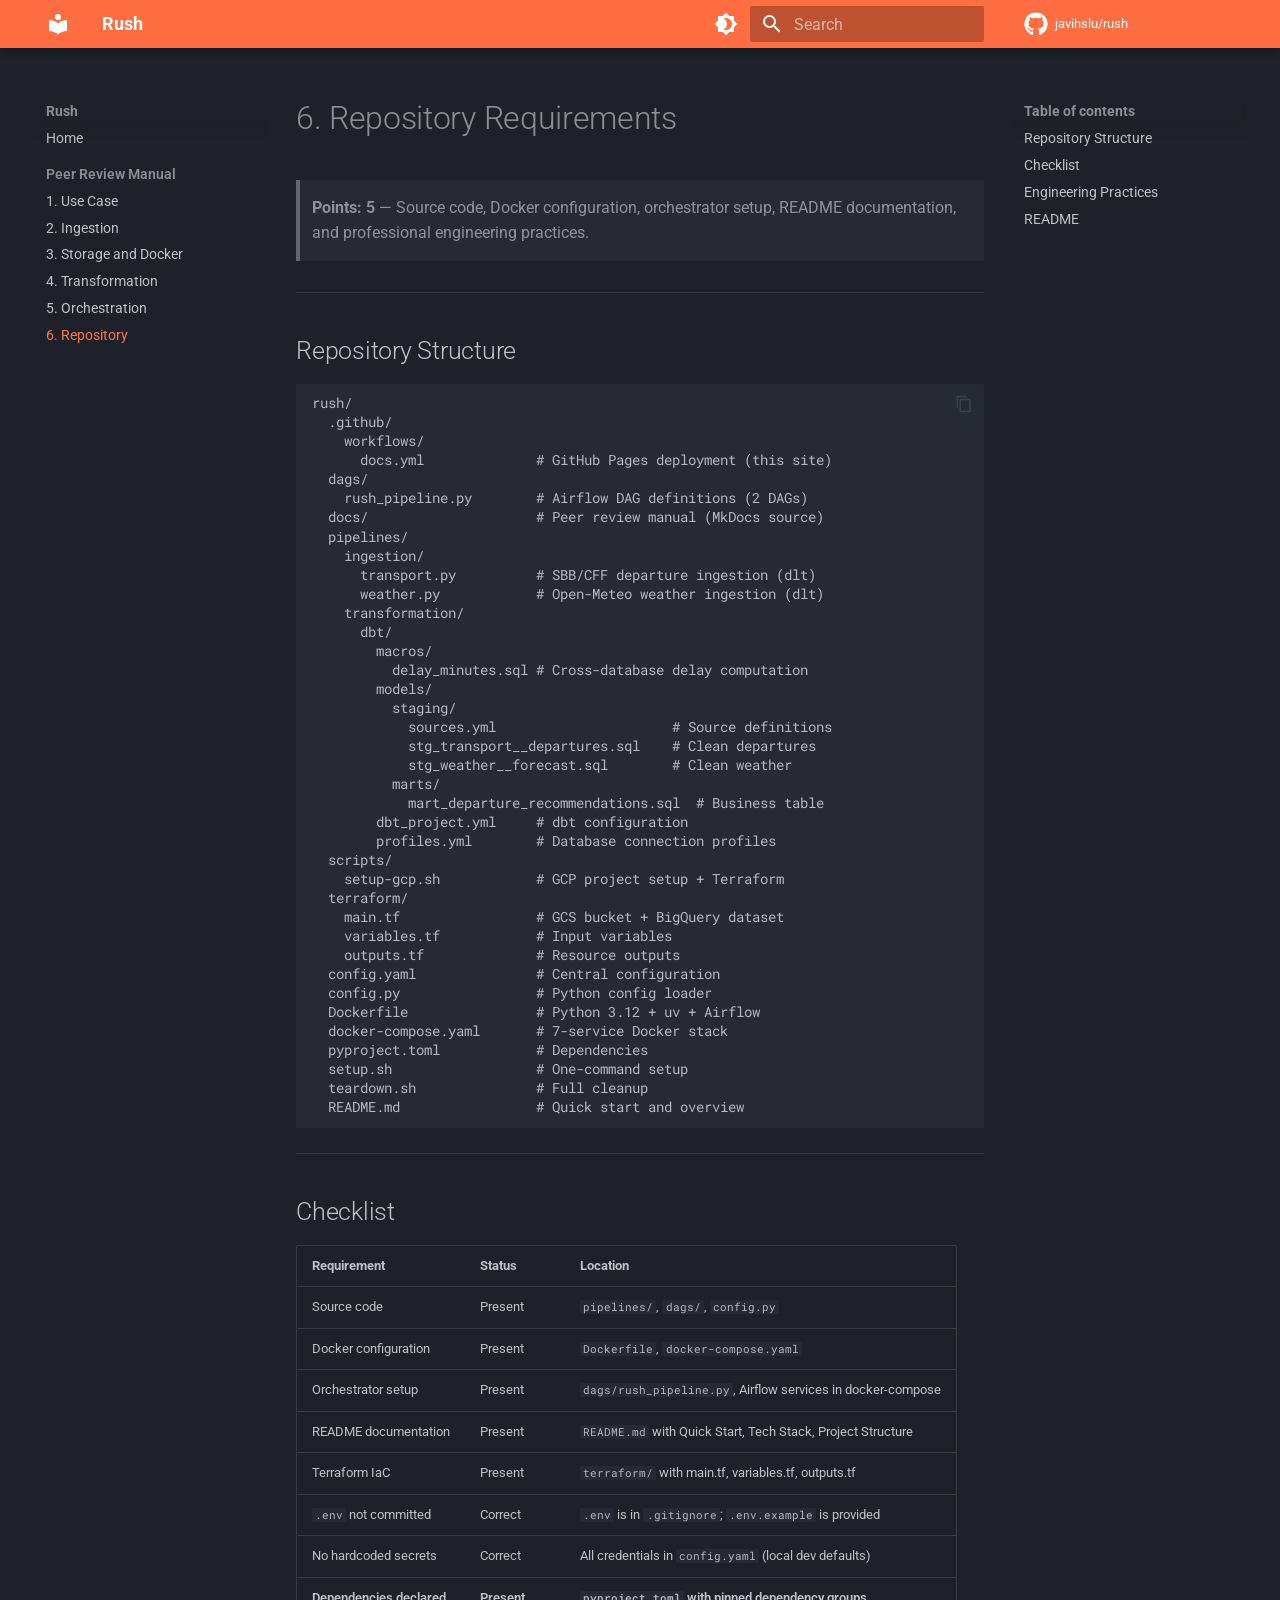
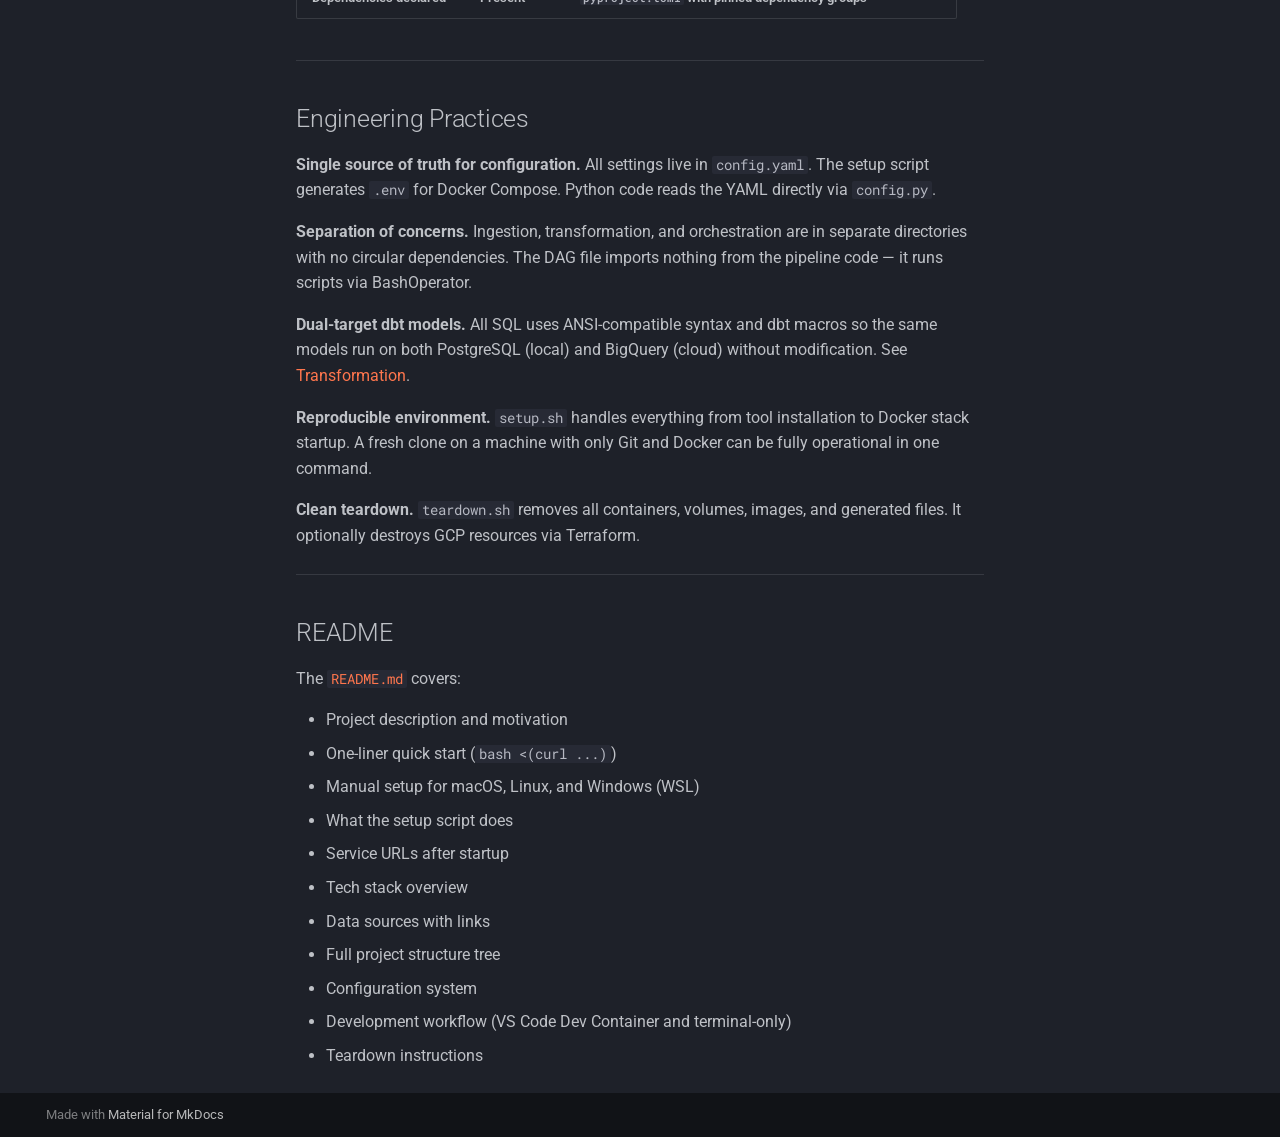
<file: repository/index.html>
<!doctype html>
<html lang="en" class="no-js">
  <head>
    
      <meta charset="utf-8">
      <meta name="viewport" content="width=device-width,initial-scale=1">
      
        <meta name="description" content="Your office escape advisor — Swiss transport and weather data pipeline">
      
      
      
        <link rel="canonical" href="https://javihslu.github.io/rush/repository/">
      
      
        <link rel="prev" href="../orchestration/">
      
      
      
        
      
      
      <link rel="icon" href="../assets/images/favicon.png">
      <meta name="generator" content="mkdocs-1.6.1, mkdocs-material-9.7.6">
    
    
      
        <title>6. Repository - Rush</title>
      
    
    
      <link rel="stylesheet" href="../assets/stylesheets/main.484c7ddc.min.css">
      
        
        <link rel="stylesheet" href="../assets/stylesheets/palette.ab4e12ef.min.css">
      
      


    
    
      
    
    
      
        
        
        <link rel="preconnect" href="https://fonts.gstatic.com" crossorigin>
        <link rel="stylesheet" href="https://fonts.googleapis.com/css?family=Roboto:300,300i,400,400i,700,700i%7CRoboto+Mono:400,400i,700,700i&display=fallback">
        <style>:root{--md-text-font:"Roboto";--md-code-font:"Roboto Mono"}</style>
      
    
    
      <link rel="stylesheet" href="../stylesheets/extra.css">
    
    <script>__md_scope=new URL("..",location),__md_hash=e=>[...e].reduce(((e,_)=>(e<<5)-e+_.charCodeAt(0)),0),__md_get=(e,_=localStorage,t=__md_scope)=>JSON.parse(_.getItem(t.pathname+"."+e)),__md_set=(e,_,t=localStorage,a=__md_scope)=>{try{t.setItem(a.pathname+"."+e,JSON.stringify(_))}catch(e){}}</script>
    
      

    
    
  </head>
  
  
    
    
      
    
    
    
    
    <body dir="ltr" data-md-color-scheme="slate" data-md-color-primary="deep-orange" data-md-color-accent="amber">
  
    
    <input class="md-toggle" data-md-toggle="drawer" type="checkbox" id="__drawer" autocomplete="off">
    <input class="md-toggle" data-md-toggle="search" type="checkbox" id="__search" autocomplete="off">
    <label class="md-overlay" for="__drawer"></label>
    <div data-md-component="skip">
      
        
        <a href="#6-repository-requirements" class="md-skip">
          Skip to content
        </a>
      
    </div>
    <div data-md-component="announce">
      
    </div>
    
    
      

  

<header class="md-header md-header--shadow" data-md-component="header">
  <nav class="md-header__inner md-grid" aria-label="Header">
    <a href=".." title="Rush" class="md-header__button md-logo" aria-label="Rush" data-md-component="logo">
      
  
  <svg xmlns="http://www.w3.org/2000/svg" viewBox="0 0 24 24"><path d="M12 8a3 3 0 0 0 3-3 3 3 0 0 0-3-3 3 3 0 0 0-3 3 3 3 0 0 0 3 3m0 3.54C9.64 9.35 6.5 8 3 8v11c3.5 0 6.64 1.35 9 3.54 2.36-2.19 5.5-3.54 9-3.54V8c-3.5 0-6.64 1.35-9 3.54"/></svg>

    </a>
    <label class="md-header__button md-icon" for="__drawer">
      
      <svg xmlns="http://www.w3.org/2000/svg" viewBox="0 0 24 24"><path d="M3 6h18v2H3zm0 5h18v2H3zm0 5h18v2H3z"/></svg>
    </label>
    <div class="md-header__title" data-md-component="header-title">
      <div class="md-header__ellipsis">
        <div class="md-header__topic">
          <span class="md-ellipsis">
            Rush
          </span>
        </div>
        <div class="md-header__topic" data-md-component="header-topic">
          <span class="md-ellipsis">
            
              6. Repository
            
          </span>
        </div>
      </div>
    </div>
    
      
        <form class="md-header__option" data-md-component="palette">
  
    
    
    
    <input class="md-option" data-md-color-media="" data-md-color-scheme="slate" data-md-color-primary="deep-orange" data-md-color-accent="amber"  aria-label="Switch to light mode"  type="radio" name="__palette" id="__palette_0">
    
      <label class="md-header__button md-icon" title="Switch to light mode" for="__palette_1" hidden>
        <svg xmlns="http://www.w3.org/2000/svg" viewBox="0 0 24 24"><path d="M12 18c-.89 0-1.74-.2-2.5-.55C11.56 16.5 13 14.42 13 12s-1.44-4.5-3.5-5.45C10.26 6.2 11.11 6 12 6a6 6 0 0 1 6 6 6 6 0 0 1-6 6m8-9.31V4h-4.69L12 .69 8.69 4H4v4.69L.69 12 4 15.31V20h4.69L12 23.31 15.31 20H20v-4.69L23.31 12z"/></svg>
      </label>
    
  
    
    
    
    <input class="md-option" data-md-color-media="" data-md-color-scheme="default" data-md-color-primary="deep-orange" data-md-color-accent="amber"  aria-label="Switch to dark mode"  type="radio" name="__palette" id="__palette_1">
    
      <label class="md-header__button md-icon" title="Switch to dark mode" for="__palette_0" hidden>
        <svg xmlns="http://www.w3.org/2000/svg" viewBox="0 0 24 24"><path d="M12 8a4 4 0 0 0-4 4 4 4 0 0 0 4 4 4 4 0 0 0 4-4 4 4 0 0 0-4-4m0 10a6 6 0 0 1-6-6 6 6 0 0 1 6-6 6 6 0 0 1 6 6 6 6 0 0 1-6 6m8-9.31V4h-4.69L12 .69 8.69 4H4v4.69L.69 12 4 15.31V20h4.69L12 23.31 15.31 20H20v-4.69L23.31 12z"/></svg>
      </label>
    
  
</form>
      
    
    
      <script>var palette=__md_get("__palette");if(palette&&palette.color){if("(prefers-color-scheme)"===palette.color.media){var media=matchMedia("(prefers-color-scheme: light)"),input=document.querySelector(media.matches?"[data-md-color-media='(prefers-color-scheme: light)']":"[data-md-color-media='(prefers-color-scheme: dark)']");palette.color.media=input.getAttribute("data-md-color-media"),palette.color.scheme=input.getAttribute("data-md-color-scheme"),palette.color.primary=input.getAttribute("data-md-color-primary"),palette.color.accent=input.getAttribute("data-md-color-accent")}for(var[key,value]of Object.entries(palette.color))document.body.setAttribute("data-md-color-"+key,value)}</script>
    
    
    
      
      
        <label class="md-header__button md-icon" for="__search">
          
          <svg xmlns="http://www.w3.org/2000/svg" viewBox="0 0 24 24"><path d="M9.5 3A6.5 6.5 0 0 1 16 9.5c0 1.61-.59 3.09-1.56 4.23l.27.27h.79l5 5-1.5 1.5-5-5v-.79l-.27-.27A6.52 6.52 0 0 1 9.5 16 6.5 6.5 0 0 1 3 9.5 6.5 6.5 0 0 1 9.5 3m0 2C7 5 5 7 5 9.5S7 14 9.5 14 14 12 14 9.5 12 5 9.5 5"/></svg>
        </label>
        <div class="md-search" data-md-component="search" role="dialog">
  <label class="md-search__overlay" for="__search"></label>
  <div class="md-search__inner" role="search">
    <form class="md-search__form" name="search">
      <input type="text" class="md-search__input" name="query" aria-label="Search" placeholder="Search" autocapitalize="off" autocorrect="off" autocomplete="off" spellcheck="false" data-md-component="search-query" required>
      <label class="md-search__icon md-icon" for="__search">
        
        <svg xmlns="http://www.w3.org/2000/svg" viewBox="0 0 24 24"><path d="M9.5 3A6.5 6.5 0 0 1 16 9.5c0 1.61-.59 3.09-1.56 4.23l.27.27h.79l5 5-1.5 1.5-5-5v-.79l-.27-.27A6.52 6.52 0 0 1 9.5 16 6.5 6.5 0 0 1 3 9.5 6.5 6.5 0 0 1 9.5 3m0 2C7 5 5 7 5 9.5S7 14 9.5 14 14 12 14 9.5 12 5 9.5 5"/></svg>
        
        <svg xmlns="http://www.w3.org/2000/svg" viewBox="0 0 24 24"><path d="M20 11v2H8l5.5 5.5-1.42 1.42L4.16 12l7.92-7.92L13.5 5.5 8 11z"/></svg>
      </label>
      <nav class="md-search__options" aria-label="Search">
        
        <button type="reset" class="md-search__icon md-icon" title="Clear" aria-label="Clear" tabindex="-1">
          
          <svg xmlns="http://www.w3.org/2000/svg" viewBox="0 0 24 24"><path d="M19 6.41 17.59 5 12 10.59 6.41 5 5 6.41 10.59 12 5 17.59 6.41 19 12 13.41 17.59 19 19 17.59 13.41 12z"/></svg>
        </button>
      </nav>
      
        <div class="md-search__suggest" data-md-component="search-suggest"></div>
      
    </form>
    <div class="md-search__output">
      <div class="md-search__scrollwrap" tabindex="0" data-md-scrollfix>
        <div class="md-search-result" data-md-component="search-result">
          <div class="md-search-result__meta">
            Initializing search
          </div>
          <ol class="md-search-result__list" role="presentation"></ol>
        </div>
      </div>
    </div>
  </div>
</div>
      
    
    
      <div class="md-header__source">
        <a href="https://github.com/javihslu/rush" title="Go to repository" class="md-source" data-md-component="source">
  <div class="md-source__icon md-icon">
    
    <svg xmlns="http://www.w3.org/2000/svg" viewBox="0 0 512 512"><!--! Font Awesome Free 7.1.0 by @fontawesome - https://fontawesome.com License - https://fontawesome.com/license/free (Icons: CC BY 4.0, Fonts: SIL OFL 1.1, Code: MIT License) Copyright 2025 Fonticons, Inc.--><path d="M173.9 397.4c0 2-2.3 3.6-5.2 3.6-3.3.3-5.6-1.3-5.6-3.6 0-2 2.3-3.6 5.2-3.6 3-.3 5.6 1.3 5.6 3.6m-31.1-4.5c-.7 2 1.3 4.3 4.3 4.9 2.6 1 5.6 0 6.2-2s-1.3-4.3-4.3-5.2c-2.6-.7-5.5.3-6.2 2.3m44.2-1.7c-2.9.7-4.9 2.6-4.6 4.9.3 2 2.9 3.3 5.9 2.6 2.9-.7 4.9-2.6 4.6-4.6-.3-1.9-3-3.2-5.9-2.9M252.8 8C114.1 8 8 113.3 8 252c0 110.9 69.8 205.8 169.5 239.2 12.8 2.3 17.3-5.6 17.3-12.1 0-6.2-.3-40.4-.3-61.4 0 0-70 15-84.7-29.8 0 0-11.4-29.1-27.8-36.6 0 0-22.9-15.7 1.6-15.4 0 0 24.9 2 38.6 25.8 21.9 38.6 58.6 27.5 72.9 20.9 2.3-16 8.8-27.1 16-33.7-55.9-6.2-112.3-14.3-112.3-110.5 0-27.5 7.6-41.3 23.6-58.9-2.6-6.5-11.1-33.3 2.6-67.9 20.9-6.5 69 27 69 27 20-5.6 41.5-8.5 62.8-8.5s42.8 2.9 62.8 8.5c0 0 48.1-33.6 69-27 13.7 34.7 5.2 61.4 2.6 67.9 16 17.7 25.8 31.5 25.8 58.9 0 96.5-58.9 104.2-114.8 110.5 9.2 7.9 17 22.9 17 46.4 0 33.7-.3 75.4-.3 83.6 0 6.5 4.6 14.4 17.3 12.1C436.2 457.8 504 362.9 504 252 504 113.3 391.5 8 252.8 8M105.2 352.9c-1.3 1-1 3.3.7 5.2 1.6 1.6 3.9 2.3 5.2 1 1.3-1 1-3.3-.7-5.2-1.6-1.6-3.9-2.3-5.2-1m-10.8-8.1c-.7 1.3.3 2.9 2.3 3.9 1.6 1 3.6.7 4.3-.7.7-1.3-.3-2.9-2.3-3.9-2-.6-3.6-.3-4.3.7m32.4 35.6c-1.6 1.3-1 4.3 1.3 6.2 2.3 2.3 5.2 2.6 6.5 1 1.3-1.3.7-4.3-1.3-6.2-2.2-2.3-5.2-2.6-6.5-1m-11.4-14.7c-1.6 1-1.6 3.6 0 5.9s4.3 3.3 5.6 2.3c1.6-1.3 1.6-3.9 0-6.2-1.4-2.3-4-3.3-5.6-2"/></svg>
  </div>
  <div class="md-source__repository">
    javihslu/rush
  </div>
</a>
      </div>
    
  </nav>
  
</header>
    
    <div class="md-container" data-md-component="container">
      
      
        
          
        
      
      <main class="md-main" data-md-component="main">
        <div class="md-main__inner md-grid">
          
            
              
              <div class="md-sidebar md-sidebar--primary" data-md-component="sidebar" data-md-type="navigation" >
                <div class="md-sidebar__scrollwrap">
                  <div class="md-sidebar__inner">
                    



<nav class="md-nav md-nav--primary" aria-label="Navigation" data-md-level="0">
  <label class="md-nav__title" for="__drawer">
    <a href=".." title="Rush" class="md-nav__button md-logo" aria-label="Rush" data-md-component="logo">
      
  
  <svg xmlns="http://www.w3.org/2000/svg" viewBox="0 0 24 24"><path d="M12 8a3 3 0 0 0 3-3 3 3 0 0 0-3-3 3 3 0 0 0-3 3 3 3 0 0 0 3 3m0 3.54C9.64 9.35 6.5 8 3 8v11c3.5 0 6.64 1.35 9 3.54 2.36-2.19 5.5-3.54 9-3.54V8c-3.5 0-6.64 1.35-9 3.54"/></svg>

    </a>
    Rush
  </label>
  
    <div class="md-nav__source">
      <a href="https://github.com/javihslu/rush" title="Go to repository" class="md-source" data-md-component="source">
  <div class="md-source__icon md-icon">
    
    <svg xmlns="http://www.w3.org/2000/svg" viewBox="0 0 512 512"><!--! Font Awesome Free 7.1.0 by @fontawesome - https://fontawesome.com License - https://fontawesome.com/license/free (Icons: CC BY 4.0, Fonts: SIL OFL 1.1, Code: MIT License) Copyright 2025 Fonticons, Inc.--><path d="M173.9 397.4c0 2-2.3 3.6-5.2 3.6-3.3.3-5.6-1.3-5.6-3.6 0-2 2.3-3.6 5.2-3.6 3-.3 5.6 1.3 5.6 3.6m-31.1-4.5c-.7 2 1.3 4.3 4.3 4.9 2.6 1 5.6 0 6.2-2s-1.3-4.3-4.3-5.2c-2.6-.7-5.5.3-6.2 2.3m44.2-1.7c-2.9.7-4.9 2.6-4.6 4.9.3 2 2.9 3.3 5.9 2.6 2.9-.7 4.9-2.6 4.6-4.6-.3-1.9-3-3.2-5.9-2.9M252.8 8C114.1 8 8 113.3 8 252c0 110.9 69.8 205.8 169.5 239.2 12.8 2.3 17.3-5.6 17.3-12.1 0-6.2-.3-40.4-.3-61.4 0 0-70 15-84.7-29.8 0 0-11.4-29.1-27.8-36.6 0 0-22.9-15.7 1.6-15.4 0 0 24.9 2 38.6 25.8 21.9 38.6 58.6 27.5 72.9 20.9 2.3-16 8.8-27.1 16-33.7-55.9-6.2-112.3-14.3-112.3-110.5 0-27.5 7.6-41.3 23.6-58.9-2.6-6.5-11.1-33.3 2.6-67.9 20.9-6.5 69 27 69 27 20-5.6 41.5-8.5 62.8-8.5s42.8 2.9 62.8 8.5c0 0 48.1-33.6 69-27 13.7 34.7 5.2 61.4 2.6 67.9 16 17.7 25.8 31.5 25.8 58.9 0 96.5-58.9 104.2-114.8 110.5 9.2 7.9 17 22.9 17 46.4 0 33.7-.3 75.4-.3 83.6 0 6.5 4.6 14.4 17.3 12.1C436.2 457.8 504 362.9 504 252 504 113.3 391.5 8 252.8 8M105.2 352.9c-1.3 1-1 3.3.7 5.2 1.6 1.6 3.9 2.3 5.2 1 1.3-1 1-3.3-.7-5.2-1.6-1.6-3.9-2.3-5.2-1m-10.8-8.1c-.7 1.3.3 2.9 2.3 3.9 1.6 1 3.6.7 4.3-.7.7-1.3-.3-2.9-2.3-3.9-2-.6-3.6-.3-4.3.7m32.4 35.6c-1.6 1.3-1 4.3 1.3 6.2 2.3 2.3 5.2 2.6 6.5 1 1.3-1.3.7-4.3-1.3-6.2-2.2-2.3-5.2-2.6-6.5-1m-11.4-14.7c-1.6 1-1.6 3.6 0 5.9s4.3 3.3 5.6 2.3c1.6-1.3 1.6-3.9 0-6.2-1.4-2.3-4-3.3-5.6-2"/></svg>
  </div>
  <div class="md-source__repository">
    javihslu/rush
  </div>
</a>
    </div>
  
  <ul class="md-nav__list" data-md-scrollfix>
    
      
      
  
  
  
  
    <li class="md-nav__item">
      <a href=".." class="md-nav__link">
        
  
  
  <span class="md-ellipsis">
    
  
    Home
  

    
  </span>
  
  

      </a>
    </li>
  

    
      
      
  
  
    
  
  
  
    
    
      
        
      
        
      
        
      
        
      
        
      
        
      
    
    
    
      
        
        
      
    
    
    <li class="md-nav__item md-nav__item--active md-nav__item--section md-nav__item--nested">
      
        
        
        <input class="md-nav__toggle md-toggle " type="checkbox" id="__nav_2" checked>
        
          
          <label class="md-nav__link" for="__nav_2" id="__nav_2_label" tabindex="">
            
  
  
  <span class="md-ellipsis">
    
  
    Peer Review Manual
  

    
  </span>
  
  

            <span class="md-nav__icon md-icon"></span>
          </label>
        
        <nav class="md-nav" data-md-level="1" aria-labelledby="__nav_2_label" aria-expanded="true">
          <label class="md-nav__title" for="__nav_2">
            <span class="md-nav__icon md-icon"></span>
            
  
    Peer Review Manual
  

          </label>
          <ul class="md-nav__list" data-md-scrollfix>
            
              
                
  
  
  
  
    <li class="md-nav__item">
      <a href="../use-case/" class="md-nav__link">
        
  
  
  <span class="md-ellipsis">
    
  
    1. Use Case
  

    
  </span>
  
  

      </a>
    </li>
  

              
            
              
                
  
  
  
  
    <li class="md-nav__item">
      <a href="../ingestion/" class="md-nav__link">
        
  
  
  <span class="md-ellipsis">
    
  
    2. Ingestion
  

    
  </span>
  
  

      </a>
    </li>
  

              
            
              
                
  
  
  
  
    <li class="md-nav__item">
      <a href="../storage-docker/" class="md-nav__link">
        
  
  
  <span class="md-ellipsis">
    
  
    3. Storage and Docker
  

    
  </span>
  
  

      </a>
    </li>
  

              
            
              
                
  
  
  
  
    <li class="md-nav__item">
      <a href="../transformation/" class="md-nav__link">
        
  
  
  <span class="md-ellipsis">
    
  
    4. Transformation
  

    
  </span>
  
  

      </a>
    </li>
  

              
            
              
                
  
  
  
  
    <li class="md-nav__item">
      <a href="../orchestration/" class="md-nav__link">
        
  
  
  <span class="md-ellipsis">
    
  
    5. Orchestration
  

    
  </span>
  
  

      </a>
    </li>
  

              
            
              
                
  
  
    
  
  
  
    <li class="md-nav__item md-nav__item--active">
      
      <input class="md-nav__toggle md-toggle" type="checkbox" id="__toc">
      
      
        
      
      
        <label class="md-nav__link md-nav__link--active" for="__toc">
          
  
  
  <span class="md-ellipsis">
    
  
    6. Repository
  

    
  </span>
  
  

          <span class="md-nav__icon md-icon"></span>
        </label>
      
      <a href="./" class="md-nav__link md-nav__link--active">
        
  
  
  <span class="md-ellipsis">
    
  
    6. Repository
  

    
  </span>
  
  

      </a>
      
        

<nav class="md-nav md-nav--secondary" aria-label="Table of contents">
  
  
  
    
  
  
    <label class="md-nav__title" for="__toc">
      <span class="md-nav__icon md-icon"></span>
      Table of contents
    </label>
    <ul class="md-nav__list" data-md-component="toc" data-md-scrollfix>
      
        <li class="md-nav__item">
  <a href="#repository-structure" class="md-nav__link">
    <span class="md-ellipsis">
      
        Repository Structure
      
    </span>
  </a>
  
</li>
      
        <li class="md-nav__item">
  <a href="#checklist" class="md-nav__link">
    <span class="md-ellipsis">
      
        Checklist
      
    </span>
  </a>
  
</li>
      
        <li class="md-nav__item">
  <a href="#engineering-practices" class="md-nav__link">
    <span class="md-ellipsis">
      
        Engineering Practices
      
    </span>
  </a>
  
</li>
      
        <li class="md-nav__item">
  <a href="#readme" class="md-nav__link">
    <span class="md-ellipsis">
      
        README
      
    </span>
  </a>
  
</li>
      
    </ul>
  
</nav>
      
    </li>
  

              
            
          </ul>
        </nav>
      
    </li>
  

    
  </ul>
</nav>
                  </div>
                </div>
              </div>
            
            
              
              <div class="md-sidebar md-sidebar--secondary" data-md-component="sidebar" data-md-type="toc" >
                <div class="md-sidebar__scrollwrap">
                  <div class="md-sidebar__inner">
                    

<nav class="md-nav md-nav--secondary" aria-label="Table of contents">
  
  
  
    
  
  
    <label class="md-nav__title" for="__toc">
      <span class="md-nav__icon md-icon"></span>
      Table of contents
    </label>
    <ul class="md-nav__list" data-md-component="toc" data-md-scrollfix>
      
        <li class="md-nav__item">
  <a href="#repository-structure" class="md-nav__link">
    <span class="md-ellipsis">
      
        Repository Structure
      
    </span>
  </a>
  
</li>
      
        <li class="md-nav__item">
  <a href="#checklist" class="md-nav__link">
    <span class="md-ellipsis">
      
        Checklist
      
    </span>
  </a>
  
</li>
      
        <li class="md-nav__item">
  <a href="#engineering-practices" class="md-nav__link">
    <span class="md-ellipsis">
      
        Engineering Practices
      
    </span>
  </a>
  
</li>
      
        <li class="md-nav__item">
  <a href="#readme" class="md-nav__link">
    <span class="md-ellipsis">
      
        README
      
    </span>
  </a>
  
</li>
      
    </ul>
  
</nav>
                  </div>
                </div>
              </div>
            
          
          
            <div class="md-content" data-md-component="content">
              
              <article class="md-content__inner md-typeset">
                
                  


  
  


<h1 id="6-repository-requirements">6. Repository Requirements<a class="headerlink" href="#6-repository-requirements" title="Permanent link">&para;</a></h1>
<blockquote>
<p><strong>Points: 5</strong> — Source code, Docker configuration, orchestrator setup, README documentation, and professional engineering practices.</p>
</blockquote>
<hr />
<h2 id="repository-structure">Repository Structure<a class="headerlink" href="#repository-structure" title="Permanent link">&para;</a></h2>
<div class="highlight"><pre><span></span><code><a id="__codelineno-0-1" name="__codelineno-0-1" href="#__codelineno-0-1"></a>rush/
<a id="__codelineno-0-2" name="__codelineno-0-2" href="#__codelineno-0-2"></a>  .github/
<a id="__codelineno-0-3" name="__codelineno-0-3" href="#__codelineno-0-3"></a>    workflows/
<a id="__codelineno-0-4" name="__codelineno-0-4" href="#__codelineno-0-4"></a>      docs.yml              # GitHub Pages deployment (this site)
<a id="__codelineno-0-5" name="__codelineno-0-5" href="#__codelineno-0-5"></a>  dags/
<a id="__codelineno-0-6" name="__codelineno-0-6" href="#__codelineno-0-6"></a>    rush_pipeline.py        # Airflow DAG definitions (2 DAGs)
<a id="__codelineno-0-7" name="__codelineno-0-7" href="#__codelineno-0-7"></a>  docs/                     # Peer review manual (MkDocs source)
<a id="__codelineno-0-8" name="__codelineno-0-8" href="#__codelineno-0-8"></a>  pipelines/
<a id="__codelineno-0-9" name="__codelineno-0-9" href="#__codelineno-0-9"></a>    ingestion/
<a id="__codelineno-0-10" name="__codelineno-0-10" href="#__codelineno-0-10"></a>      transport.py          # SBB/CFF departure ingestion (dlt)
<a id="__codelineno-0-11" name="__codelineno-0-11" href="#__codelineno-0-11"></a>      weather.py            # Open-Meteo weather ingestion (dlt)
<a id="__codelineno-0-12" name="__codelineno-0-12" href="#__codelineno-0-12"></a>    transformation/
<a id="__codelineno-0-13" name="__codelineno-0-13" href="#__codelineno-0-13"></a>      dbt/
<a id="__codelineno-0-14" name="__codelineno-0-14" href="#__codelineno-0-14"></a>        macros/
<a id="__codelineno-0-15" name="__codelineno-0-15" href="#__codelineno-0-15"></a>          delay_minutes.sql # Cross-database delay computation
<a id="__codelineno-0-16" name="__codelineno-0-16" href="#__codelineno-0-16"></a>        models/
<a id="__codelineno-0-17" name="__codelineno-0-17" href="#__codelineno-0-17"></a>          staging/
<a id="__codelineno-0-18" name="__codelineno-0-18" href="#__codelineno-0-18"></a>            sources.yml                      # Source definitions
<a id="__codelineno-0-19" name="__codelineno-0-19" href="#__codelineno-0-19"></a>            stg_transport__departures.sql    # Clean departures
<a id="__codelineno-0-20" name="__codelineno-0-20" href="#__codelineno-0-20"></a>            stg_weather__forecast.sql        # Clean weather
<a id="__codelineno-0-21" name="__codelineno-0-21" href="#__codelineno-0-21"></a>          marts/
<a id="__codelineno-0-22" name="__codelineno-0-22" href="#__codelineno-0-22"></a>            mart_departure_recommendations.sql  # Business table
<a id="__codelineno-0-23" name="__codelineno-0-23" href="#__codelineno-0-23"></a>        dbt_project.yml     # dbt configuration
<a id="__codelineno-0-24" name="__codelineno-0-24" href="#__codelineno-0-24"></a>        profiles.yml        # Database connection profiles
<a id="__codelineno-0-25" name="__codelineno-0-25" href="#__codelineno-0-25"></a>  scripts/
<a id="__codelineno-0-26" name="__codelineno-0-26" href="#__codelineno-0-26"></a>    setup-gcp.sh            # GCP project setup + Terraform
<a id="__codelineno-0-27" name="__codelineno-0-27" href="#__codelineno-0-27"></a>  terraform/
<a id="__codelineno-0-28" name="__codelineno-0-28" href="#__codelineno-0-28"></a>    main.tf                 # GCS bucket + BigQuery dataset
<a id="__codelineno-0-29" name="__codelineno-0-29" href="#__codelineno-0-29"></a>    variables.tf            # Input variables
<a id="__codelineno-0-30" name="__codelineno-0-30" href="#__codelineno-0-30"></a>    outputs.tf              # Resource outputs
<a id="__codelineno-0-31" name="__codelineno-0-31" href="#__codelineno-0-31"></a>  config.yaml               # Central configuration
<a id="__codelineno-0-32" name="__codelineno-0-32" href="#__codelineno-0-32"></a>  config.py                 # Python config loader
<a id="__codelineno-0-33" name="__codelineno-0-33" href="#__codelineno-0-33"></a>  Dockerfile                # Python 3.12 + uv + Airflow
<a id="__codelineno-0-34" name="__codelineno-0-34" href="#__codelineno-0-34"></a>  docker-compose.yaml       # 7-service Docker stack
<a id="__codelineno-0-35" name="__codelineno-0-35" href="#__codelineno-0-35"></a>  pyproject.toml            # Dependencies
<a id="__codelineno-0-36" name="__codelineno-0-36" href="#__codelineno-0-36"></a>  setup.sh                  # One-command setup
<a id="__codelineno-0-37" name="__codelineno-0-37" href="#__codelineno-0-37"></a>  teardown.sh               # Full cleanup
<a id="__codelineno-0-38" name="__codelineno-0-38" href="#__codelineno-0-38"></a>  README.md                 # Quick start and overview
</code></pre></div>
<hr />
<h2 id="checklist">Checklist<a class="headerlink" href="#checklist" title="Permanent link">&para;</a></h2>
<table>
<thead>
<tr>
<th>Requirement</th>
<th>Status</th>
<th>Location</th>
</tr>
</thead>
<tbody>
<tr>
<td>Source code</td>
<td>Present</td>
<td><code>pipelines/</code>, <code>dags/</code>, <code>config.py</code></td>
</tr>
<tr>
<td>Docker configuration</td>
<td>Present</td>
<td><code>Dockerfile</code>, <code>docker-compose.yaml</code></td>
</tr>
<tr>
<td>Orchestrator setup</td>
<td>Present</td>
<td><code>dags/rush_pipeline.py</code>, Airflow services in docker-compose</td>
</tr>
<tr>
<td>README documentation</td>
<td>Present</td>
<td><code>README.md</code> with Quick Start, Tech Stack, Project Structure</td>
</tr>
<tr>
<td>Terraform IaC</td>
<td>Present</td>
<td><code>terraform/</code> with main.tf, variables.tf, outputs.tf</td>
</tr>
<tr>
<td><code>.env</code> not committed</td>
<td>Correct</td>
<td><code>.env</code> is in <code>.gitignore</code>; <code>.env.example</code> is provided</td>
</tr>
<tr>
<td>No hardcoded secrets</td>
<td>Correct</td>
<td>All credentials in <code>config.yaml</code> (local dev defaults)</td>
</tr>
<tr>
<td>Dependencies declared</td>
<td>Present</td>
<td><code>pyproject.toml</code> with pinned dependency groups</td>
</tr>
</tbody>
</table>
<hr />
<h2 id="engineering-practices">Engineering Practices<a class="headerlink" href="#engineering-practices" title="Permanent link">&para;</a></h2>
<p><strong>Single source of truth for configuration.</strong> All settings live in <code>config.yaml</code>. The setup script generates <code>.env</code> for Docker Compose. Python code reads the YAML directly via <code>config.py</code>.</p>
<p><strong>Separation of concerns.</strong> Ingestion, transformation, and orchestration are in separate directories with no circular dependencies. The DAG file imports nothing from the pipeline code — it runs scripts via BashOperator.</p>
<p><strong>Dual-target dbt models.</strong> All SQL uses ANSI-compatible syntax and dbt macros so the same models run on both PostgreSQL (local) and BigQuery (cloud) without modification. See <a href="../transformation/#dual-target-support">Transformation</a>.</p>
<p><strong>Reproducible environment.</strong> <code>setup.sh</code> handles everything from tool installation to Docker stack startup. A fresh clone on a machine with only Git and Docker can be fully operational in one command.</p>
<p><strong>Clean teardown.</strong> <code>teardown.sh</code> removes all containers, volumes, images, and generated files. It optionally destroys GCP resources via Terraform.</p>
<hr />
<h2 id="readme">README<a class="headerlink" href="#readme" title="Permanent link">&para;</a></h2>
<p>The <a href="https://github.com/javihslu/rush/blob/main/README.md"><code>README.md</code></a> covers:</p>
<ul>
<li>Project description and motivation</li>
<li>One-liner quick start (<code>bash &lt;(curl ...)</code>)</li>
<li>Manual setup for macOS, Linux, and Windows (WSL)</li>
<li>What the setup script does</li>
<li>Service URLs after startup</li>
<li>Tech stack overview</li>
<li>Data sources with links</li>
<li>Full project structure tree</li>
<li>Configuration system</li>
<li>Development workflow (VS Code Dev Container and terminal-only)</li>
<li>Teardown instructions</li>
</ul>












                
              </article>
            </div>
          
          
  <script>var tabs=__md_get("__tabs");if(Array.isArray(tabs))e:for(var set of document.querySelectorAll(".tabbed-set")){var labels=set.querySelector(".tabbed-labels");for(var tab of tabs)for(var label of labels.getElementsByTagName("label"))if(label.innerText.trim()===tab){var input=document.getElementById(label.htmlFor);input.checked=!0;continue e}}</script>

<script>var target=document.getElementById(location.hash.slice(1));target&&target.name&&(target.checked=target.name.startsWith("__tabbed_"))</script>
        </div>
        
          <button type="button" class="md-top md-icon" data-md-component="top" hidden>
  
  <svg xmlns="http://www.w3.org/2000/svg" viewBox="0 0 24 24"><path d="M13 20h-2V8l-5.5 5.5-1.42-1.42L12 4.16l7.92 7.92-1.42 1.42L13 8z"/></svg>
  Back to top
</button>
        
      </main>
      
        <footer class="md-footer">
  
  <div class="md-footer-meta md-typeset">
    <div class="md-footer-meta__inner md-grid">
      <div class="md-copyright">
  
  
    Made with
    <a href="https://squidfunk.github.io/mkdocs-material/" target="_blank" rel="noopener">
      Material for MkDocs
    </a>
  
</div>
      
    </div>
  </div>
</footer>
      
    </div>
    <div class="md-dialog" data-md-component="dialog">
      <div class="md-dialog__inner md-typeset"></div>
    </div>
    
    
    
      
      
      <script id="__config" type="application/json">{"annotate": null, "base": "..", "features": ["navigation.instant", "navigation.tracking", "navigation.sections", "navigation.top", "navigation.indexes", "search.suggest", "search.highlight", "content.code.copy", "content.tabs.link"], "search": "../assets/javascripts/workers/search.2c215733.min.js", "tags": null, "translations": {"clipboard.copied": "Copied to clipboard", "clipboard.copy": "Copy to clipboard", "search.result.more.one": "1 more on this page", "search.result.more.other": "# more on this page", "search.result.none": "No matching documents", "search.result.one": "1 matching document", "search.result.other": "# matching documents", "search.result.placeholder": "Type to start searching", "search.result.term.missing": "Missing", "select.version": "Select version"}, "version": null}</script>
    
    
      <script src="../assets/javascripts/bundle.79ae519e.min.js"></script>
      
    
  </body>
</html>
</file>
<file: stylesheets/extra.css>
/* Rush — Peer Review Manual */

/* Source cards for use-case page */
.source-cards {
    display: grid;
    grid-template-columns: 1fr 1fr;
    gap: 1rem;
    margin: 1.5rem 0;
}

@media (max-width: 768px) {
    .source-cards {
        grid-template-columns: 1fr;
    }
}

.source-card {
    border: 1px solid var(--md-default-fg-color--lightest);
    border-radius: 8px;
    padding: 1.2rem;
    background: var(--md-code-bg-color);
}

.source-header {
    font-weight: 700;
    font-size: 1.05rem;
    margin-bottom: 0.25rem;
}

.source-url {
    font-family: var(--md-code-font-family);
    font-size: 0.8rem;
    color: var(--md-accent-fg-color);
    margin-bottom: 0.75rem;
}

.source-body p {
    margin: 0.4rem 0;
    font-size: 0.9rem;
    line-height: 1.5;
}

/* Mermaid diagram sizing — match body text */
.mermaid {
    margin: 1.5rem 0;
    font-size: 1rem !important;
}

.mermaid .nodeLabel {
    font-size: 0.875rem !important;
}

.mermaid .edgeLabel {
    font-size: 0.875rem !important;
}

/* Tables — match body text size */
.md-typeset table:not([class]) th,
.md-typeset table:not([class]) td {
    padding: 0.5rem 0.75rem;
}

/* Grading overview table — highlight point totals */
.md-typeset table:not([class]) tr:last-child td {
    font-weight: 600;
}

/* Admonition tweaks */
.md-typeset .admonition,
.md-typeset details {
    font-size: inherit;
}

/* Blockquote for section headers (point callouts) */
.md-typeset blockquote {
    border-left: 3px solid var(--md-accent-fg-color);
    background: var(--md-code-bg-color);
    padding: 0.75rem 1rem;
    margin: 0 0 1.5rem 0;
}

.md-typeset blockquote p {
    margin: 0;
}

/* Code block improvements */
.md-typeset pre {
    border-radius: 6px;
}

/* Navigation sections — slightly bolder */
.md-nav__item--nested>.md-nav__link {
    font-weight: 600;
}
</file>
<file: assets/stylesheets/main.484c7ddc.min.css>
@charset "UTF-8";html{-webkit-text-size-adjust:none;-moz-text-size-adjust:none;text-size-adjust:none;box-sizing:border-box}*,:after,:before{box-sizing:inherit}@media (prefers-reduced-motion){*,:after,:before{transition:none!important}}body{margin:0}a,button,input,label{-webkit-tap-highlight-color:transparent}a{color:inherit;text-decoration:none}hr{border:0;box-sizing:initial;display:block;height:.05rem;overflow:visible;padding:0}small{font-size:80%}sub,sup{line-height:1em}img{border-style:none}table{border-collapse:initial;border-spacing:0}td,th{font-weight:400;vertical-align:top}button{background:#0000;border:0;font-family:inherit;font-size:inherit;margin:0;padding:0}input{border:0;outline:none}:root{--md-primary-fg-color:#4051b5;--md-primary-fg-color--light:#5d6cc0;--md-primary-fg-color--dark:#303fa1;--md-primary-bg-color:#fff;--md-primary-bg-color--light:#ffffffb3;--md-accent-fg-color:#526cfe;--md-accent-fg-color--transparent:#526cfe1a;--md-accent-bg-color:#fff;--md-accent-bg-color--light:#ffffffb3}[data-md-color-scheme=default]{color-scheme:light}[data-md-color-scheme=default] img[src$="#gh-dark-mode-only"],[data-md-color-scheme=default] img[src$="#only-dark"]{display:none}:root,[data-md-color-scheme=default]{--md-hue:225deg;--md-default-fg-color:#000000de;--md-default-fg-color--light:#0000008a;--md-default-fg-color--lighter:#00000052;--md-default-fg-color--lightest:#00000012;--md-default-bg-color:#fff;--md-default-bg-color--light:#ffffffb3;--md-default-bg-color--lighter:#ffffff4d;--md-default-bg-color--lightest:#ffffff1f;--md-code-fg-color:#36464e;--md-code-bg-color:#f5f5f5;--md-code-bg-color--light:#f5f5f5b3;--md-code-bg-color--lighter:#f5f5f54d;--md-code-hl-color:#4287ff;--md-code-hl-color--light:#4287ff1a;--md-code-hl-number-color:#d52a2a;--md-code-hl-special-color:#db1457;--md-code-hl-function-color:#a846b9;--md-code-hl-constant-color:#6e59d9;--md-code-hl-keyword-color:#3f6ec6;--md-code-hl-string-color:#1c7d4d;--md-code-hl-name-color:var(--md-code-fg-color);--md-code-hl-operator-color:var(--md-default-fg-color--light);--md-code-hl-punctuation-color:var(--md-default-fg-color--light);--md-code-hl-comment-color:var(--md-default-fg-color--light);--md-code-hl-generic-color:var(--md-default-fg-color--light);--md-code-hl-variable-color:var(--md-default-fg-color--light);--md-typeset-color:var(--md-default-fg-color);--md-typeset-a-color:var(--md-primary-fg-color);--md-typeset-del-color:#f5503d26;--md-typeset-ins-color:#0bd57026;--md-typeset-kbd-color:#fafafa;--md-typeset-kbd-accent-color:#fff;--md-typeset-kbd-border-color:#b8b8b8;--md-typeset-mark-color:#ffff0080;--md-typeset-table-color:#0000001f;--md-typeset-table-color--light:rgba(0,0,0,.035);--md-admonition-fg-color:var(--md-default-fg-color);--md-admonition-bg-color:var(--md-default-bg-color);--md-warning-fg-color:#000000de;--md-warning-bg-color:#ff9;--md-footer-fg-color:#fff;--md-footer-fg-color--light:#ffffffb3;--md-footer-fg-color--lighter:#ffffff73;--md-footer-bg-color:#000000de;--md-footer-bg-color--dark:#00000052;--md-shadow-z1:0 0.2rem 0.5rem #0000000d,0 0 0.05rem #0000001a;--md-shadow-z2:0 0.2rem 0.5rem #0000001a,0 0 0.05rem #00000040;--md-shadow-z3:0 0.2rem 0.5rem #0003,0 0 0.05rem #00000059}.md-icon svg{fill:currentcolor;display:block;height:1.2rem;width:1.2rem}body{-webkit-font-smoothing:antialiased;-moz-osx-font-smoothing:grayscale;--md-text-font-family:var(--md-text-font,_),-apple-system,BlinkMacSystemFont,Helvetica,Arial,sans-serif;--md-code-font-family:var(--md-code-font,_),SFMono-Regular,Consolas,Menlo,monospace}aside,body,input{font-feature-settings:"kern","liga";color:var(--md-typeset-color);font-family:var(--md-text-font-family)}code,kbd,pre{font-feature-settings:"kern";font-family:var(--md-code-font-family)}:root{--md-typeset-table-sort-icon:url('data:image/svg+xml;charset=utf-8,<svg xmlns="http://www.w3.org/2000/svg" viewBox="0 0 24 24"><path d="m18 21-4-4h3V7h-3l4-4 4 4h-3v10h3M2 19v-2h10v2M2 13v-2h7v2M2 7V5h4v2z"/></svg>');--md-typeset-table-sort-icon--asc:url('data:image/svg+xml;charset=utf-8,<svg xmlns="http://www.w3.org/2000/svg" viewBox="0 0 24 24"><path d="M19 17h3l-4 4-4-4h3V3h2M2 17h10v2H2M6 5v2H2V5m0 6h7v2H2z"/></svg>');--md-typeset-table-sort-icon--desc:url('data:image/svg+xml;charset=utf-8,<svg xmlns="http://www.w3.org/2000/svg" viewBox="0 0 24 24"><path d="M19 7h3l-4-4-4 4h3v14h2M2 17h10v2H2M6 5v2H2V5m0 6h7v2H2z"/></svg>')}.md-typeset{-webkit-print-color-adjust:exact;color-adjust:exact;font-size:.8rem;line-height:1.6;overflow-wrap:break-word}@media print{.md-typeset{font-size:.68rem}}.md-typeset blockquote,.md-typeset dl,.md-typeset figure,.md-typeset ol,.md-typeset pre,.md-typeset ul{margin-bottom:1em;margin-top:1em}.md-typeset h1{color:var(--md-default-fg-color--light);font-size:2em;line-height:1.3;margin:0 0 1.25em}.md-typeset h1,.md-typeset h2{font-weight:300;letter-spacing:-.01em}.md-typeset h2{font-size:1.5625em;line-height:1.4;margin:1.6em 0 .64em}.md-typeset h3{font-size:1.25em;font-weight:400;letter-spacing:-.01em;line-height:1.5;margin:1.6em 0 .8em}.md-typeset h2+h3{margin-top:.8em}.md-typeset h4{font-weight:700;letter-spacing:-.01em;margin:1em 0}.md-typeset h5,.md-typeset h6{color:var(--md-default-fg-color--light);font-size:.8em;font-weight:700;letter-spacing:-.01em;margin:1.25em 0}.md-typeset h5{text-transform:uppercase}.md-typeset h5 code{text-transform:none}.md-typeset hr{border-bottom:.05rem solid var(--md-default-fg-color--lightest);display:flow-root;margin:1.5em 0}.md-typeset a{color:var(--md-typeset-a-color);word-break:break-word}.md-typeset a,.md-typeset a:before{transition:color 125ms}.md-typeset a:focus,.md-typeset a:hover{color:var(--md-accent-fg-color)}.md-typeset a:focus code,.md-typeset a:hover code{background-color:var(--md-accent-fg-color--transparent);color:var(--md-accent-fg-color)}.md-typeset a code{color:var(--md-typeset-a-color)}.md-typeset a.focus-visible{outline-color:var(--md-accent-fg-color);outline-offset:.2rem}.md-typeset code,.md-typeset kbd,.md-typeset pre{color:var(--md-code-fg-color);direction:ltr;font-variant-ligatures:none;transition:background-color 125ms}@media print{.md-typeset code,.md-typeset kbd,.md-typeset pre{white-space:pre-wrap}}.md-typeset code{background-color:var(--md-code-bg-color);border-radius:.1rem;-webkit-box-decoration-break:clone;box-decoration-break:clone;font-size:.85em;padding:0 .2941176471em;transition:color 125ms,background-color 125ms;word-break:break-word}.md-typeset code:not(.focus-visible){-webkit-tap-highlight-color:transparent;outline:none}.md-typeset pre{display:flow-root;line-height:1.4;position:relative}.md-typeset pre>code{-webkit-box-decoration-break:slice;box-decoration-break:slice;box-shadow:none;display:block;margin:0;outline-color:var(--md-accent-fg-color);overflow:auto;padding:.7720588235em 1.1764705882em;scrollbar-color:var(--md-default-fg-color--lighter) #0000;scrollbar-width:thin;touch-action:auto;word-break:normal}.md-typeset pre>code:hover{scrollbar-color:var(--md-accent-fg-color) #0000}.md-typeset pre>code::-webkit-scrollbar{height:.2rem;width:.2rem}.md-typeset pre>code::-webkit-scrollbar-thumb{background-color:var(--md-default-fg-color--lighter)}.md-typeset pre>code::-webkit-scrollbar-thumb:hover{background-color:var(--md-accent-fg-color)}.md-typeset kbd{background-color:var(--md-typeset-kbd-color);border-radius:.1rem;box-shadow:0 .1rem 0 .05rem var(--md-typeset-kbd-border-color),0 .1rem 0 var(--md-typeset-kbd-border-color),0 -.1rem .2rem var(--md-typeset-kbd-accent-color) inset;color:var(--md-default-fg-color);display:inline-block;font-size:.75em;padding:0 .6666666667em;vertical-align:text-top;word-break:break-word}.md-typeset mark{background-color:var(--md-typeset-mark-color);-webkit-box-decoration-break:clone;box-decoration-break:clone;color:inherit;word-break:break-word}.md-typeset abbr{cursor:help;text-decoration:none}.md-typeset [data-preview],.md-typeset abbr{border-bottom:.05rem dotted var(--md-default-fg-color--light)}.md-typeset small{opacity:.75}[dir=ltr] .md-typeset sub,[dir=ltr] .md-typeset sup{margin-left:.078125em}[dir=rtl] .md-typeset sub,[dir=rtl] .md-typeset sup{margin-right:.078125em}[dir=ltr] .md-typeset blockquote{padding-left:.6rem}[dir=rtl] .md-typeset blockquote{padding-right:.6rem}[dir=ltr] .md-typeset blockquote{border-left:.2rem solid var(--md-default-fg-color--lighter)}[dir=rtl] .md-typeset blockquote{border-right:.2rem solid var(--md-default-fg-color--lighter)}.md-typeset blockquote{color:var(--md-default-fg-color--light);margin-left:0;margin-right:0}.md-typeset ul{list-style-type:disc}.md-typeset ul[type]{list-style-type:revert-layer}[dir=ltr] .md-typeset ol,[dir=ltr] .md-typeset ul{margin-left:.625em}[dir=rtl] .md-typeset ol,[dir=rtl] .md-typeset ul{margin-right:.625em}.md-typeset ol,.md-typeset ul{padding:0}.md-typeset ol:not([hidden]),.md-typeset ul:not([hidden]){display:flow-root}.md-typeset ol ol,.md-typeset ul ol{list-style-type:lower-alpha}.md-typeset ol ol ol,.md-typeset ul ol ol{list-style-type:lower-roman}.md-typeset ol ol ol ol,.md-typeset ul ol ol ol{list-style-type:upper-alpha}.md-typeset ol ol ol ol ol,.md-typeset ul ol ol ol ol{list-style-type:upper-roman}.md-typeset ol[type],.md-typeset ul[type]{list-style-type:revert-layer}[dir=ltr] .md-typeset ol li,[dir=ltr] .md-typeset ul li{margin-left:1.25em}[dir=rtl] .md-typeset ol li,[dir=rtl] .md-typeset ul li{margin-right:1.25em}.md-typeset ol li,.md-typeset ul li{margin-bottom:.5em}.md-typeset ol li blockquote,.md-typeset ol li p,.md-typeset ul li blockquote,.md-typeset ul li p{margin:.5em 0}.md-typeset ol li:last-child,.md-typeset ul li:last-child{margin-bottom:0}[dir=ltr] .md-typeset ol li ol,[dir=ltr] .md-typeset ol li ul,[dir=ltr] .md-typeset ul li ol,[dir=ltr] .md-typeset ul li ul{margin-left:.625em}[dir=rtl] .md-typeset ol li ol,[dir=rtl] .md-typeset ol li ul,[dir=rtl] .md-typeset ul li ol,[dir=rtl] .md-typeset ul li ul{margin-right:.625em}.md-typeset ol li ol,.md-typeset ol li ul,.md-typeset ul li ol,.md-typeset ul li ul{margin-bottom:.5em;margin-top:.5em}[dir=ltr] .md-typeset dd{margin-left:1.875em}[dir=rtl] .md-typeset dd{margin-right:1.875em}.md-typeset dd{margin-bottom:1.5em;margin-top:1em}.md-typeset img,.md-typeset svg,.md-typeset video{height:auto;max-width:100%}.md-typeset img[align=left]{margin:1em 1em 1em 0}.md-typeset img[align=right]{margin:1em 0 1em 1em}.md-typeset img[align]:only-child{margin-top:0}.md-typeset figure{display:flow-root;margin:1em auto;max-width:100%;text-align:center;width:fit-content}.md-typeset figure img{display:block;margin:0 auto}.md-typeset figcaption{font-style:italic;margin:1em auto;max-width:24rem}.md-typeset iframe{max-width:100%}.md-typeset table:not([class]){background-color:var(--md-default-bg-color);border:.05rem solid var(--md-typeset-table-color);border-radius:.1rem;display:inline-block;font-size:.64rem;max-width:100%;overflow:auto;touch-action:auto}@media print{.md-typeset table:not([class]){display:table}}.md-typeset table:not([class])+*{margin-top:1.5em}.md-typeset table:not([class]) td>:first-child,.md-typeset table:not([class]) th>:first-child{margin-top:0}.md-typeset table:not([class]) td>:last-child,.md-typeset table:not([class]) th>:last-child{margin-bottom:0}.md-typeset table:not([class]) td:not([align]),.md-typeset table:not([class]) th:not([align]){text-align:left}[dir=rtl] .md-typeset table:not([class]) td:not([align]),[dir=rtl] .md-typeset table:not([class]) th:not([align]){text-align:right}.md-typeset table:not([class]) th{font-weight:700;min-width:5rem;padding:.9375em 1.25em;vertical-align:top}.md-typeset table:not([class]) td{border-top:.05rem solid var(--md-typeset-table-color);padding:.9375em 1.25em;vertical-align:top}.md-typeset table:not([class]) tbody tr{transition:background-color 125ms}.md-typeset table:not([class]) tbody tr:hover{background-color:var(--md-typeset-table-color--light);box-shadow:0 .05rem 0 var(--md-default-bg-color) inset}.md-typeset table:not([class]) a{word-break:normal}.md-typeset table th[role=columnheader]{cursor:pointer}[dir=ltr] .md-typeset table th[role=columnheader]:after{margin-left:.5em}[dir=rtl] .md-typeset table th[role=columnheader]:after{margin-right:.5em}.md-typeset table th[role=columnheader]:after{content:"";display:inline-block;height:1.2em;-webkit-mask-image:var(--md-typeset-table-sort-icon);mask-image:var(--md-typeset-table-sort-icon);-webkit-mask-repeat:no-repeat;mask-repeat:no-repeat;-webkit-mask-size:contain;mask-size:contain;transition:background-color 125ms;vertical-align:text-bottom;width:1.2em}.md-typeset table th[role=columnheader]:hover:after{background-color:var(--md-default-fg-color--lighter)}.md-typeset table th[role=columnheader][aria-sort=ascending]:after{background-color:var(--md-default-fg-color--light);-webkit-mask-image:var(--md-typeset-table-sort-icon--asc);mask-image:var(--md-typeset-table-sort-icon--asc)}.md-typeset table th[role=columnheader][aria-sort=descending]:after{background-color:var(--md-default-fg-color--light);-webkit-mask-image:var(--md-typeset-table-sort-icon--desc);mask-image:var(--md-typeset-table-sort-icon--desc)}.md-typeset__scrollwrap{margin:1em -.8rem;overflow-x:auto;touch-action:auto}.md-typeset__table{display:inline-block;margin-bottom:.5em;padding:0 .8rem}@media print{.md-typeset__table{display:block}}html .md-typeset__table table{display:table;margin:0;overflow:hidden;width:100%}@media screen and (max-width:44.984375em){.md-content__inner>pre{margin:1em -.8rem}.md-content__inner>pre code{border-radius:0}}.md-typeset .md-author{border-radius:100%;display:block;flex-shrink:0;height:1.6rem;overflow:hidden;position:relative;transition:color 125ms,transform 125ms;width:1.6rem}.md-typeset .md-author img{display:block}.md-typeset .md-author--more{background:var(--md-default-fg-color--lightest);color:var(--md-default-fg-color--lighter);font-size:.6rem;font-weight:700;line-height:1.6rem;text-align:center}.md-typeset .md-author--long{height:2.4rem;width:2.4rem}.md-typeset a.md-author{transform:scale(1)}.md-typeset a.md-author img{border-radius:100%;filter:grayscale(100%) opacity(75%);transition:filter 125ms}.md-typeset a.md-author:focus,.md-typeset a.md-author:hover{transform:scale(1.1);z-index:1}.md-typeset a.md-author:focus img,.md-typeset a.md-author:hover img{filter:grayscale(0)}.md-banner{background-color:var(--md-footer-bg-color);color:var(--md-footer-fg-color);overflow:auto}@media print{.md-banner{display:none}}.md-banner--warning{background-color:var(--md-warning-bg-color);color:var(--md-warning-fg-color)}.md-banner__inner{font-size:.7rem;margin:.6rem auto;padding:0 .8rem}[dir=ltr] .md-banner__button{float:right}[dir=rtl] .md-banner__button{float:left}.md-banner__button{color:inherit;cursor:pointer;transition:opacity .25s}.no-js .md-banner__button{display:none}.md-banner__button:hover{opacity:.7}html{font-size:125%;height:100%;overflow-x:hidden}@media screen and (min-width:100em){html{font-size:137.5%}}@media screen and (min-width:125em){html{font-size:150%}}body{background-color:var(--md-default-bg-color);display:flex;flex-direction:column;font-size:.5rem;min-height:100%;position:relative;width:100%}@media print{body{display:block}}@media screen and (max-width:59.984375em){body[data-md-scrolllock]{position:fixed}}.md-grid{margin-left:auto;margin-right:auto;max-width:61rem}.md-container{display:flex;flex-direction:column;flex-grow:1}@media print{.md-container{display:block}}.md-main{flex-grow:1}.md-main__inner{display:flex;height:100%;margin-top:1.5rem}.md-ellipsis{overflow:hidden;text-overflow:ellipsis}.md-toggle{display:none}.md-option{height:0;opacity:0;position:absolute;width:0}.md-option:checked+label:not([hidden]){display:block}.md-option.focus-visible+label{outline-color:var(--md-accent-fg-color);outline-style:auto}.md-skip{background-color:var(--md-default-fg-color);border-radius:.1rem;color:var(--md-default-bg-color);font-size:.64rem;margin:.5rem;opacity:0;outline-color:var(--md-accent-fg-color);padding:.3rem .5rem;position:fixed;transform:translateY(.4rem);z-index:-1}.md-skip:focus{opacity:1;transform:translateY(0);transition:transform .25s cubic-bezier(.4,0,.2,1),opacity 175ms 75ms;z-index:10}@page{margin:25mm}:root{--md-clipboard-icon:url('data:image/svg+xml;charset=utf-8,<svg xmlns="http://www.w3.org/2000/svg" viewBox="0 0 24 24"><path d="M19 21H8V7h11m0-2H8a2 2 0 0 0-2 2v14a2 2 0 0 0 2 2h11a2 2 0 0 0 2-2V7a2 2 0 0 0-2-2m-3-4H4a2 2 0 0 0-2 2v14h2V3h12z"/></svg>')}.md-clipboard{border-radius:.1rem;color:var(--md-default-fg-color--lightest);cursor:pointer;height:1.5em;outline-color:var(--md-accent-fg-color);outline-offset:.1rem;transition:color .25s;width:1.5em;z-index:1}@media print{.md-clipboard{display:none}}.md-clipboard:not(.focus-visible){-webkit-tap-highlight-color:transparent;outline:none}:hover>.md-clipboard{color:var(--md-default-fg-color--light)}.md-clipboard:focus,.md-clipboard:hover{color:var(--md-accent-fg-color)}.md-clipboard:after{background-color:currentcolor;content:"";display:block;height:1.125em;margin:0 auto;-webkit-mask-image:var(--md-clipboard-icon);mask-image:var(--md-clipboard-icon);-webkit-mask-position:center;mask-position:center;-webkit-mask-repeat:no-repeat;mask-repeat:no-repeat;-webkit-mask-size:contain;mask-size:contain;width:1.125em}.md-clipboard--inline{cursor:pointer}.md-clipboard--inline code{transition:color .25s,background-color .25s}.md-clipboard--inline:focus code,.md-clipboard--inline:hover code{background-color:var(--md-accent-fg-color--transparent);color:var(--md-accent-fg-color)}:root{--md-code-select-icon:url('data:image/svg+xml;charset=utf-8,<svg xmlns="http://www.w3.org/2000/svg" viewBox="0 0 24 24"><path d="M19 19h-4v2h4c1.1 0 2-.9 2-2v-4h-2m0-12h-4v2h4v4h2V5c0-1.1-.9-2-2-2M5 5h4V3H5c-1.1 0-2 .9-2 2v4h2m0 6H3v4c0 1.1.9 2 2 2h4v-2H5zm2-4h2v2H7zm4 0h2v2h-2zm4 0h2v2h-2zM7 7h2v2H7zm4 0h2v2h-2zm4 0h2v2h-2zm-8 8h2v2H7zm4 0h2v2h-2zm4 0h2v2h-2z"/></svg>');--md-code-copy-icon:url('data:image/svg+xml;charset=utf-8,<svg xmlns="http://www.w3.org/2000/svg" viewBox="0 0 24 24"><path d="M19 21H8V7h11m0-2H8a2 2 0 0 0-2 2v14a2 2 0 0 0 2 2h11a2 2 0 0 0 2-2V7a2 2 0 0 0-2-2m-3-4H4a2 2 0 0 0-2 2v14h2V3h12z"/></svg>')}.md-typeset .md-code__content{display:grid}.md-code__nav{background-color:var(--md-code-bg-color--lighter);border-radius:.1rem;display:flex;gap:.2rem;padding:.2rem;position:absolute;right:.25em;top:.25em;transition:background-color .25s;z-index:1}:hover>.md-code__nav{background-color:var(--md-code-bg-color--light)}.md-code__button{color:var(--md-default-fg-color--lightest);cursor:pointer;display:block;height:1.5em;outline-color:var(--md-accent-fg-color);outline-offset:.1rem;transition:color .25s;width:1.5em}:hover>*>.md-code__button{color:var(--md-default-fg-color--light)}.md-code__button.focus-visible,.md-code__button:hover{color:var(--md-accent-fg-color)}.md-code__button--active{color:var(--md-default-fg-color)!important}.md-code__button:after{background-color:currentcolor;content:"";display:block;height:1.125em;margin:0 auto;-webkit-mask-position:center;mask-position:center;-webkit-mask-repeat:no-repeat;mask-repeat:no-repeat;-webkit-mask-size:contain;mask-size:contain;width:1.125em}.md-code__button[data-md-type=select]:after{-webkit-mask-image:var(--md-code-select-icon);mask-image:var(--md-code-select-icon)}.md-code__button[data-md-type=copy]:after{-webkit-mask-image:var(--md-code-copy-icon);mask-image:var(--md-code-copy-icon)}@keyframes consent{0%{opacity:0;transform:translateY(100%)}to{opacity:1;transform:translateY(0)}}@keyframes overlay{0%{opacity:0}to{opacity:1}}.md-consent__overlay{animation:overlay .25s both;-webkit-backdrop-filter:blur(.1rem);backdrop-filter:blur(.1rem);background-color:#0000008a;height:100%;opacity:1;position:fixed;top:0;width:100%;z-index:5}.md-consent__inner{animation:consent .5s cubic-bezier(.1,.7,.1,1) both;background-color:var(--md-default-bg-color);border:0;border-radius:.1rem;bottom:0;box-shadow:0 0 .2rem #0000001a,0 .2rem .4rem #0003;max-height:100%;overflow:auto;padding:0;position:fixed;width:100%;z-index:5}.md-consent__form{padding:.8rem}.md-consent__settings{display:none;margin:1em 0}input:checked+.md-consent__settings{display:block}.md-consent__controls{margin-bottom:.8rem}.md-typeset .md-consent__controls .md-button{display:inline}@media screen and (max-width:44.984375em){.md-typeset .md-consent__controls .md-button{display:block;margin-top:.4rem;text-align:center;width:100%}}.md-consent label{cursor:pointer}.md-content{flex-grow:1;min-width:0}.md-content__inner{margin:0 .8rem 1.2rem;padding-top:.6rem}@media screen and (min-width:76.25em){[dir=ltr] .md-sidebar--primary:not([hidden])~.md-content>.md-content__inner{margin-left:1.2rem}[dir=ltr] .md-sidebar--secondary:not([hidden])~.md-content>.md-content__inner,[dir=rtl] .md-sidebar--primary:not([hidden])~.md-content>.md-content__inner{margin-right:1.2rem}[dir=rtl] .md-sidebar--secondary:not([hidden])~.md-content>.md-content__inner{margin-left:1.2rem}}.md-content__inner:before{content:"";display:block;height:.4rem}.md-content__inner>:last-child{margin-bottom:0}[dir=ltr] .md-content__button{float:right}[dir=rtl] .md-content__button{float:left}[dir=ltr] .md-content__button{margin-left:.4rem}[dir=rtl] .md-content__button{margin-right:.4rem}.md-content__button{margin:.4rem 0;padding:0}@media print{.md-content__button{display:none}}.md-typeset .md-content__button{color:var(--md-default-fg-color--lighter)}.md-content__button svg{display:inline;vertical-align:top}[dir=rtl] .md-content__button svg{transform:scaleX(-1)}[dir=ltr] .md-dialog{right:.8rem}[dir=rtl] .md-dialog{left:.8rem}.md-dialog{background-color:var(--md-default-fg-color);border-radius:.1rem;bottom:.8rem;box-shadow:var(--md-shadow-z3);min-width:11.1rem;opacity:0;padding:.4rem .6rem;pointer-events:none;position:fixed;transform:translateY(100%);transition:transform 0ms .4s,opacity .4s;z-index:4}@media print{.md-dialog{display:none}}.md-dialog--active{opacity:1;pointer-events:auto;transform:translateY(0);transition:transform .4s cubic-bezier(.075,.85,.175,1),opacity .4s}.md-dialog__inner{color:var(--md-default-bg-color);font-size:.7rem}.md-feedback{margin:2em 0 1em;text-align:center}.md-feedback fieldset{border:none;margin:0;padding:0}.md-feedback__title{font-weight:700;margin:1em auto}.md-feedback__inner{position:relative}.md-feedback__list{display:flex;flex-wrap:wrap;place-content:baseline center;position:relative}.md-feedback__list:hover .md-icon:not(:disabled){color:var(--md-default-fg-color--lighter)}:disabled .md-feedback__list{min-height:1.8rem}.md-feedback__icon{color:var(--md-default-fg-color--light);cursor:pointer;flex-shrink:0;margin:0 .1rem;transition:color 125ms}.md-feedback__icon:not(:disabled).md-icon:hover{color:var(--md-accent-fg-color)}.md-feedback__icon:disabled{color:var(--md-default-fg-color--lightest);pointer-events:none}.md-feedback__note{opacity:0;position:relative;transform:translateY(.4rem);transition:transform .4s cubic-bezier(.1,.7,.1,1),opacity .15s}.md-feedback__note>*{margin:0 auto;max-width:16rem}:disabled .md-feedback__note{opacity:1;transform:translateY(0)}@media print{.md-feedback{display:none}}.md-footer{background-color:var(--md-footer-bg-color);color:var(--md-footer-fg-color)}@media print{.md-footer{display:none}}.md-footer__inner{justify-content:space-between;overflow:auto;padding:.2rem}.md-footer__inner:not([hidden]){display:flex}.md-footer__link{align-items:end;display:flex;flex-grow:0.01;margin-bottom:.4rem;margin-top:1rem;max-width:100%;outline-color:var(--md-accent-fg-color);overflow:hidden;transition:opacity .25s}.md-footer__link:focus,.md-footer__link:hover{opacity:.7}[dir=rtl] .md-footer__link svg{transform:scaleX(-1)}@media screen and (max-width:44.984375em){.md-footer__link--prev{flex-shrink:0}.md-footer__link--prev .md-footer__title{display:none}}[dir=ltr] .md-footer__link--next{margin-left:auto}[dir=rtl] .md-footer__link--next{margin-right:auto}.md-footer__link--next{text-align:right}[dir=rtl] .md-footer__link--next{text-align:left}.md-footer__title{flex-grow:1;font-size:.9rem;margin-bottom:.7rem;max-width:calc(100% - 2.4rem);padding:0 1rem;white-space:nowrap}.md-footer__button{margin:.2rem;padding:.4rem}.md-footer__direction{font-size:.64rem;opacity:.7}.md-footer-meta{background-color:var(--md-footer-bg-color--dark)}.md-footer-meta__inner{display:flex;flex-wrap:wrap;justify-content:space-between;padding:.2rem}html .md-footer-meta.md-typeset a{color:var(--md-footer-fg-color--light)}html .md-footer-meta.md-typeset a:focus,html .md-footer-meta.md-typeset a:hover{color:var(--md-footer-fg-color)}.md-copyright{color:var(--md-footer-fg-color--lighter);font-size:.64rem;margin:auto .6rem;padding:.4rem 0;width:100%}@media screen and (min-width:45em){.md-copyright{width:auto}}.md-copyright__highlight{color:var(--md-footer-fg-color--light)}.md-social{display:inline-flex;gap:.2rem;margin:0 .4rem;padding:.2rem 0 .6rem}@media screen and (min-width:45em){.md-social{padding:.6rem 0}}.md-social__link{display:inline-block;height:1.6rem;text-align:center;width:1.6rem}.md-social__link:before{line-height:1.9}.md-social__link svg{fill:currentcolor;max-height:.8rem;vertical-align:-25%}.md-typeset .md-button{border:.1rem solid;border-radius:.1rem;color:var(--md-primary-fg-color);cursor:pointer;display:inline-block;font-weight:700;padding:.625em 2em;transition:color 125ms,background-color 125ms,border-color 125ms}.md-typeset .md-button--primary{background-color:var(--md-primary-fg-color);border-color:var(--md-primary-fg-color);color:var(--md-primary-bg-color)}.md-typeset .md-button:focus,.md-typeset .md-button:hover{background-color:var(--md-accent-fg-color);border-color:var(--md-accent-fg-color);color:var(--md-accent-bg-color)}[dir=ltr] .md-typeset .md-input{border-top-left-radius:.1rem}[dir=ltr] .md-typeset .md-input,[dir=rtl] .md-typeset .md-input{border-top-right-radius:.1rem}[dir=rtl] .md-typeset .md-input{border-top-left-radius:.1rem}.md-typeset .md-input{border-bottom:.1rem solid var(--md-default-fg-color--lighter);box-shadow:var(--md-shadow-z1);font-size:.8rem;height:1.8rem;padding:0 .6rem;transition:border .25s,box-shadow .25s}.md-typeset .md-input:focus,.md-typeset .md-input:hover{border-bottom-color:var(--md-accent-fg-color);box-shadow:var(--md-shadow-z2)}.md-typeset .md-input--stretch{width:100%}.md-header{background-color:var(--md-primary-fg-color);box-shadow:0 0 .2rem #0000,0 .2rem .4rem #0000;color:var(--md-primary-bg-color);display:block;left:0;position:sticky;right:0;top:0;z-index:4}@media print{.md-header{display:none}}.md-header[hidden]{transform:translateY(-100%);transition:transform .25s cubic-bezier(.8,0,.6,1),box-shadow .25s}.md-header--shadow{box-shadow:0 0 .2rem #0000001a,0 .2rem .4rem #0003;transition:transform .25s cubic-bezier(.1,.7,.1,1),box-shadow .25s}.md-header__inner{align-items:center;display:flex;padding:0 .2rem}.md-header__button{color:currentcolor;cursor:pointer;margin:.2rem;outline-color:var(--md-accent-fg-color);padding:.4rem;position:relative;transition:opacity .25s;vertical-align:middle;z-index:1}.md-header__button:hover{opacity:.7}.md-header__button:not([hidden]){display:inline-block}.md-header__button:not(.focus-visible){-webkit-tap-highlight-color:transparent;outline:none}.md-header__button.md-logo{margin:.2rem;padding:.4rem}@media screen and (max-width:76.234375em){.md-header__button.md-logo{display:none}}.md-header__button.md-logo img,.md-header__button.md-logo svg{fill:currentcolor;display:block;height:1.2rem;width:auto}@media screen and (min-width:60em){.md-header__button[for=__search]{display:none}}.no-js .md-header__button[for=__search]{display:none}[dir=rtl] .md-header__button[for=__search] svg{transform:scaleX(-1)}@media screen and (min-width:76.25em){.md-header__button[for=__drawer]{display:none}}.md-header__topic{display:flex;max-width:100%;position:absolute;transition:transform .4s cubic-bezier(.1,.7,.1,1),opacity .15s;white-space:nowrap}.md-header__topic+.md-header__topic{opacity:0;pointer-events:none;transform:translateX(1.25rem);transition:transform .4s cubic-bezier(1,.7,.1,.1),opacity .15s;z-index:-1}[dir=rtl] .md-header__topic+.md-header__topic{transform:translateX(-1.25rem)}.md-header__topic:first-child{font-weight:700}[dir=ltr] .md-header__title{margin-left:1rem;margin-right:.4rem}[dir=rtl] .md-header__title{margin-left:.4rem;margin-right:1rem}.md-header__title{flex-grow:1;font-size:.9rem;height:2.4rem;line-height:2.4rem}.md-header__title--active .md-header__topic{opacity:0;pointer-events:none;transform:translateX(-1.25rem);transition:transform .4s cubic-bezier(1,.7,.1,.1),opacity .15s;z-index:-1}[dir=rtl] .md-header__title--active .md-header__topic{transform:translateX(1.25rem)}.md-header__title--active .md-header__topic+.md-header__topic{opacity:1;pointer-events:auto;transform:translateX(0);transition:transform .4s cubic-bezier(.1,.7,.1,1),opacity .15s;z-index:0}.md-header__title>.md-header__ellipsis{height:100%;position:relative;width:100%}.md-header__option{display:flex;flex-shrink:0;max-width:100%;transition:max-width 0ms .25s,opacity .25s .25s;white-space:nowrap}[data-md-toggle=search]:checked~.md-header .md-header__option{max-width:0;opacity:0;transition:max-width 0ms,opacity 0ms}.md-header__option>input{bottom:0}.md-header__source{display:none}@media screen and (min-width:60em){[dir=ltr] .md-header__source{margin-left:1rem}[dir=rtl] .md-header__source{margin-right:1rem}.md-header__source{display:block;max-width:11.7rem;width:11.7rem}}@media screen and (min-width:76.25em){[dir=ltr] .md-header__source{margin-left:1.4rem}[dir=rtl] .md-header__source{margin-right:1.4rem}}.md-meta{color:var(--md-default-fg-color--light);font-size:.7rem;line-height:1.3}.md-meta__list{display:inline-flex;flex-wrap:wrap;list-style:none;margin:0;padding:0}.md-meta__item:not(:last-child):after{content:"·";margin-left:.2rem;margin-right:.2rem}.md-meta__link{color:var(--md-typeset-a-color)}.md-meta__link:focus,.md-meta__link:hover{color:var(--md-accent-fg-color)}.md-draft{background-color:#ff1744;border-radius:.125em;color:#fff;display:inline-block;font-weight:700;padding-left:.5714285714em;padding-right:.5714285714em}:root{--md-nav-icon--prev:url('data:image/svg+xml;charset=utf-8,<svg xmlns="http://www.w3.org/2000/svg" viewBox="0 0 24 24"><path d="M20 11v2H8l5.5 5.5-1.42 1.42L4.16 12l7.92-7.92L13.5 5.5 8 11z"/></svg>');--md-nav-icon--next:url('data:image/svg+xml;charset=utf-8,<svg xmlns="http://www.w3.org/2000/svg" viewBox="0 0 24 24"><path d="M8.59 16.58 13.17 12 8.59 7.41 10 6l6 6-6 6z"/></svg>');--md-toc-icon:url('data:image/svg+xml;charset=utf-8,<svg xmlns="http://www.w3.org/2000/svg" viewBox="0 0 24 24"><path d="M3 9h14V7H3zm0 4h14v-2H3zm0 4h14v-2H3zm16 0h2v-2h-2zm0-10v2h2V7zm0 6h2v-2h-2z"/></svg>')}.md-nav{font-size:.7rem;line-height:1.3}.md-nav__title{color:var(--md-default-fg-color--light);display:block;font-weight:700;overflow:hidden;padding:0 .6rem;text-overflow:ellipsis}.md-nav__title .md-nav__button{display:none}.md-nav__title .md-nav__button img{height:100%;width:auto}.md-nav__title .md-nav__button.md-logo img,.md-nav__title .md-nav__button.md-logo svg{fill:currentcolor;display:block;height:2.4rem;max-width:100%;object-fit:contain;width:auto}.md-nav__list{list-style:none;margin:0;padding:0}.md-nav__link{align-items:flex-start;display:flex;gap:.4rem;margin-top:.625em;scroll-snap-align:start;transition:color 125ms}.md-nav__link--passed,.md-nav__link--passed code{color:var(--md-default-fg-color--light)}.md-nav__item .md-nav__link--active,.md-nav__item .md-nav__link--active code{color:var(--md-typeset-a-color)}.md-nav__link .md-ellipsis{position:relative}.md-nav__link .md-ellipsis code{word-break:normal}[dir=ltr] .md-nav__link .md-icon:last-child{margin-left:auto}[dir=rtl] .md-nav__link .md-icon:last-child{margin-right:auto}.md-nav__link .md-typeset{font-size:.7rem;line-height:1.3}.md-nav__link svg{fill:currentcolor;flex-shrink:0;height:1.3em;position:relative}.md-nav__link[for]:focus,.md-nav__link[for]:hover,.md-nav__link[href]:focus,.md-nav__link[href]:hover{color:var(--md-accent-fg-color);cursor:pointer}.md-nav__link[for]:focus code,.md-nav__link[for]:hover code,.md-nav__link[href]:focus code,.md-nav__link[href]:hover code{background-color:var(--md-accent-fg-color--transparent);color:var(--md-accent-fg-color)}.md-nav__link.focus-visible{outline-color:var(--md-accent-fg-color);outline-offset:.2rem}.md-nav--primary .md-nav__link[for=__toc]{display:none}.md-nav--primary .md-nav__link[for=__toc] .md-icon:after{background-color:currentcolor;display:block;height:100%;-webkit-mask-image:var(--md-toc-icon);mask-image:var(--md-toc-icon);width:100%}.md-nav--primary .md-nav__link[for=__toc]~.md-nav{display:none}.md-nav__container>.md-nav__link{margin-top:0}.md-nav__container>.md-nav__link:first-child{flex-grow:1;min-width:0}.md-nav__icon{flex-shrink:0}.md-nav__source{display:none}@media screen and (max-width:76.234375em){.md-nav--primary,.md-nav--primary .md-nav{background-color:var(--md-default-bg-color);display:flex;flex-direction:column;height:100%;left:0;position:absolute;right:0;top:0;z-index:1}.md-nav--primary .md-nav__item,.md-nav--primary .md-nav__title{font-size:.8rem;line-height:1.5}.md-nav--primary .md-nav__title{background-color:var(--md-default-fg-color--lightest);color:var(--md-default-fg-color--light);cursor:pointer;height:5.6rem;line-height:2.4rem;padding:3rem .8rem .2rem;position:relative;white-space:nowrap}[dir=ltr] .md-nav--primary .md-nav__title .md-nav__icon{left:.4rem}[dir=rtl] .md-nav--primary .md-nav__title .md-nav__icon{right:.4rem}.md-nav--primary .md-nav__title .md-nav__icon{display:block;height:1.2rem;margin:.2rem;position:absolute;top:.4rem;width:1.2rem}.md-nav--primary .md-nav__title .md-nav__icon:after{background-color:currentcolor;content:"";display:block;height:100%;-webkit-mask-image:var(--md-nav-icon--prev);mask-image:var(--md-nav-icon--prev);-webkit-mask-position:center;mask-position:center;-webkit-mask-repeat:no-repeat;mask-repeat:no-repeat;-webkit-mask-size:contain;mask-size:contain;width:100%}.md-nav--primary .md-nav__title~.md-nav__list{background-color:var(--md-default-bg-color);box-shadow:0 .05rem 0 var(--md-default-fg-color--lightest) inset;overflow-y:auto;scroll-snap-type:y mandatory;touch-action:pan-y}.md-nav--primary .md-nav__title~.md-nav__list>:first-child{border-top:0}.md-nav--primary .md-nav__title[for=__drawer]{background-color:var(--md-primary-fg-color);color:var(--md-primary-bg-color);font-weight:700}.md-nav--primary .md-nav__title .md-logo{display:block;left:.2rem;margin:.2rem;padding:.4rem;position:absolute;right:.2rem;top:.2rem}.md-nav--primary .md-nav__list{flex:1}.md-nav--primary .md-nav__item{border-top:.05rem solid var(--md-default-fg-color--lightest)}.md-nav--primary .md-nav__item--active>.md-nav__link{color:var(--md-typeset-a-color)}.md-nav--primary .md-nav__item--active>.md-nav__link:focus,.md-nav--primary .md-nav__item--active>.md-nav__link:hover{color:var(--md-accent-fg-color)}.md-nav--primary .md-nav__link{margin-top:0;padding:.6rem .8rem}.md-nav--primary .md-nav__link svg{margin-top:.1em}.md-nav--primary .md-nav__link>.md-nav__link{padding:0}[dir=ltr] .md-nav--primary .md-nav__link .md-nav__icon{margin-right:-.2rem}[dir=rtl] .md-nav--primary .md-nav__link .md-nav__icon{margin-left:-.2rem}.md-nav--primary .md-nav__link .md-nav__icon{font-size:1.2rem;height:1.2rem;width:1.2rem}.md-nav--primary .md-nav__link .md-nav__icon:after{background-color:currentcolor;content:"";display:block;height:100%;-webkit-mask-image:var(--md-nav-icon--next);mask-image:var(--md-nav-icon--next);-webkit-mask-position:center;mask-position:center;-webkit-mask-repeat:no-repeat;mask-repeat:no-repeat;-webkit-mask-size:contain;mask-size:contain;width:100%}[dir=rtl] .md-nav--primary .md-nav__icon:after{transform:scale(-1)}.md-nav--primary .md-nav--secondary .md-nav{background-color:initial;position:static}[dir=ltr] .md-nav--primary .md-nav--secondary .md-nav .md-nav__link{padding-left:1.4rem}[dir=rtl] .md-nav--primary .md-nav--secondary .md-nav .md-nav__link{padding-right:1.4rem}[dir=ltr] .md-nav--primary .md-nav--secondary .md-nav .md-nav .md-nav__link{padding-left:2rem}[dir=rtl] .md-nav--primary .md-nav--secondary .md-nav .md-nav .md-nav__link{padding-right:2rem}[dir=ltr] .md-nav--primary .md-nav--secondary .md-nav .md-nav .md-nav .md-nav__link{padding-left:2.6rem}[dir=rtl] .md-nav--primary .md-nav--secondary .md-nav .md-nav .md-nav .md-nav__link{padding-right:2.6rem}[dir=ltr] .md-nav--primary .md-nav--secondary .md-nav .md-nav .md-nav .md-nav .md-nav__link{padding-left:3.2rem}[dir=rtl] .md-nav--primary .md-nav--secondary .md-nav .md-nav .md-nav .md-nav .md-nav__link{padding-right:3.2rem}.md-nav--secondary{background-color:initial}.md-nav__toggle~.md-nav{display:flex;opacity:0;transform:translateX(100%);transition:transform .25s cubic-bezier(.8,0,.6,1),opacity 125ms 50ms}[dir=rtl] .md-nav__toggle~.md-nav{transform:translateX(-100%)}.md-nav__toggle:checked~.md-nav{opacity:1;transform:translateX(0);transition:transform .25s cubic-bezier(.4,0,.2,1),opacity 125ms 125ms}.md-nav__toggle:checked~.md-nav>.md-nav__list{backface-visibility:hidden}}@media screen and (max-width:59.984375em){.md-nav--primary .md-nav__link[for=__toc]{display:flex}.md-nav--primary .md-nav__link[for=__toc] .md-icon:after{content:""}.md-nav--primary .md-nav__link[for=__toc]+.md-nav__link{display:none}.md-nav--primary .md-nav__link[for=__toc]~.md-nav{display:flex}.md-nav__source{background-color:var(--md-primary-fg-color--dark);color:var(--md-primary-bg-color);display:block;padding:0 .2rem}}@media screen and (min-width:60em) and (max-width:76.234375em){.md-nav--integrated .md-nav__link[for=__toc]{display:flex}.md-nav--integrated .md-nav__link[for=__toc] .md-icon:after{content:""}.md-nav--integrated .md-nav__link[for=__toc]+.md-nav__link{display:none}.md-nav--integrated .md-nav__link[for=__toc]~.md-nav{display:flex}}@media screen and (min-width:60em){.md-nav{margin-bottom:-.4rem}.md-nav--secondary .md-nav__title{background:var(--md-default-bg-color);box-shadow:0 0 .4rem .4rem var(--md-default-bg-color);position:sticky;top:0;z-index:1}.md-nav--secondary .md-nav__title[for=__toc]{scroll-snap-align:start}.md-nav--secondary .md-nav__title .md-nav__icon{display:none}[dir=ltr] .md-nav--secondary .md-nav__list{padding-left:.6rem}[dir=rtl] .md-nav--secondary .md-nav__list{padding-right:.6rem}.md-nav--secondary .md-nav__list{padding-bottom:.4rem}[dir=ltr] .md-nav--secondary .md-nav__item>.md-nav__link{margin-right:.4rem}[dir=rtl] .md-nav--secondary .md-nav__item>.md-nav__link{margin-left:.4rem}}@media screen and (min-width:76.25em){.md-nav{margin-bottom:-.4rem;transition:max-height .25s cubic-bezier(.86,0,.07,1)}.md-nav--primary .md-nav__title{background:var(--md-default-bg-color);box-shadow:0 0 .4rem .4rem var(--md-default-bg-color);position:sticky;top:0;z-index:1}.md-nav--primary .md-nav__title[for=__drawer]{scroll-snap-align:start}.md-nav--primary .md-nav__title .md-nav__icon{display:none}[dir=ltr] .md-nav--primary .md-nav__list{padding-left:.6rem}[dir=rtl] .md-nav--primary .md-nav__list{padding-right:.6rem}.md-nav--primary .md-nav__list{padding-bottom:.4rem}[dir=ltr] .md-nav--primary .md-nav__item>.md-nav__link{margin-right:.4rem}[dir=rtl] .md-nav--primary .md-nav__item>.md-nav__link{margin-left:.4rem}.md-nav__toggle~.md-nav{display:grid;grid-template-rows:minmax(.4rem,0fr);opacity:0;transition:grid-template-rows .25s cubic-bezier(.86,0,.07,1),opacity .25s,visibility 0ms .25s;visibility:collapse}.md-nav__toggle~.md-nav>.md-nav__list{overflow:hidden}.md-nav__toggle.md-toggle--indeterminate~.md-nav,.md-nav__toggle:checked~.md-nav{grid-template-rows:minmax(.4rem,1fr);opacity:1;transition:grid-template-rows .25s cubic-bezier(.86,0,.07,1),opacity .15s .1s,visibility 0ms;visibility:visible}.md-nav__toggle.md-toggle--indeterminate~.md-nav{transition:none}.md-nav__item--nested>.md-nav>.md-nav__title{display:none}.md-nav__item--section{display:block;margin:1.25em 0}.md-nav__item--section:last-child{margin-bottom:0}.md-nav__item--section>.md-nav__link{font-weight:700}.md-nav__item--section>.md-nav__link[for]{color:var(--md-default-fg-color--light)}.md-nav__item--section>.md-nav__link:not(.md-nav__container){pointer-events:none}.md-nav__item--section>.md-nav__link .md-icon,.md-nav__item--section>.md-nav__link>[for]{display:none}[dir=ltr] .md-nav__item--section>.md-nav{margin-left:-.6rem}[dir=rtl] .md-nav__item--section>.md-nav{margin-right:-.6rem}.md-nav__item--section>.md-nav{display:block;opacity:1;visibility:visible}.md-nav__item--section>.md-nav>.md-nav__list>.md-nav__item{padding:0}.md-nav__icon{border-radius:100%;height:.9rem;transition:background-color .25s;width:.9rem}.md-nav__icon:hover{background-color:var(--md-accent-fg-color--transparent)}.md-nav__icon:after{background-color:currentcolor;border-radius:100%;content:"";display:inline-block;height:100%;-webkit-mask-image:var(--md-nav-icon--next);mask-image:var(--md-nav-icon--next);-webkit-mask-position:center;mask-position:center;-webkit-mask-repeat:no-repeat;mask-repeat:no-repeat;-webkit-mask-size:contain;mask-size:contain;transition:transform .25s;vertical-align:-.1rem;width:100%}[dir=rtl] .md-nav__icon:after{transform:rotate(180deg)}.md-nav__item--nested .md-nav__toggle:checked~.md-nav__link .md-nav__icon:after,.md-nav__item--nested .md-toggle--indeterminate~.md-nav__link .md-nav__icon:after{transform:rotate(90deg)}.md-nav--lifted>.md-nav__list>.md-nav__item,.md-nav--lifted>.md-nav__title{display:none}.md-nav--lifted>.md-nav__list>.md-nav__item--active{display:block}.md-nav--lifted>.md-nav__list>.md-nav__item--active>.md-nav__link{background:var(--md-default-bg-color);box-shadow:0 0 .4rem .4rem var(--md-default-bg-color);margin-top:0;position:sticky;top:0;z-index:1}.md-nav--lifted>.md-nav__list>.md-nav__item--active>.md-nav__link:not(.md-nav__container){pointer-events:none}.md-nav--lifted>.md-nav__list>.md-nav__item--active.md-nav__item--section{margin:0}[dir=ltr] .md-nav--lifted>.md-nav__list>.md-nav__item>.md-nav:not(.md-nav--secondary){margin-left:-.6rem}[dir=rtl] .md-nav--lifted>.md-nav__list>.md-nav__item>.md-nav:not(.md-nav--secondary){margin-right:-.6rem}.md-nav--lifted>.md-nav__list>.md-nav__item>[for]{color:var(--md-default-fg-color--light)}.md-nav--lifted .md-nav[data-md-level="1"]{grid-template-rows:minmax(.4rem,1fr);opacity:1;visibility:visible}[dir=ltr] .md-nav--integrated>.md-nav__list>.md-nav__item--active .md-nav--secondary{border-left:.05rem solid var(--md-primary-fg-color)}[dir=rtl] .md-nav--integrated>.md-nav__list>.md-nav__item--active .md-nav--secondary{border-right:.05rem solid var(--md-primary-fg-color)}.md-nav--integrated>.md-nav__list>.md-nav__item--active .md-nav--secondary{display:block;margin-bottom:1.25em;opacity:1;visibility:visible}.md-nav--integrated>.md-nav__list>.md-nav__item--active .md-nav--secondary>.md-nav__list{overflow:visible;padding-bottom:0}.md-nav--integrated>.md-nav__list>.md-nav__item--active .md-nav--secondary>.md-nav__title{display:none}}.md-pagination{font-size:.8rem;font-weight:700;gap:.4rem}.md-pagination,.md-pagination>*{align-items:center;display:flex;justify-content:center}.md-pagination>*{border-radius:.2rem;height:1.8rem;min-width:1.8rem;text-align:center}.md-pagination__current{background-color:var(--md-default-fg-color--lightest);color:var(--md-default-fg-color--light)}.md-pagination__link{transition:color 125ms,background-color 125ms}.md-pagination__link:focus,.md-pagination__link:hover{background-color:var(--md-accent-fg-color--transparent);color:var(--md-accent-fg-color)}.md-pagination__link:focus svg,.md-pagination__link:hover svg{color:var(--md-accent-fg-color)}.md-pagination__link.focus-visible{outline-color:var(--md-accent-fg-color);outline-offset:.2rem}.md-pagination__link svg{fill:currentcolor;color:var(--md-default-fg-color--lighter);display:block;max-height:100%;width:1.2rem}:root{--md-path-icon:url('data:image/svg+xml;charset=utf-8,<svg xmlns="http://www.w3.org/2000/svg" viewBox="0 0 24 24"><path d="M8.59 16.58 13.17 12 8.59 7.41 10 6l6 6-6 6z"/></svg>')}.md-path{font-size:.7rem;margin:0 .8rem;overflow:auto;padding-top:1.2rem}.md-path:not([hidden]){display:block}@media screen and (min-width:76.25em){.md-path{margin:0 1.2rem}}.md-path__list{align-items:center;display:flex;gap:.2rem;list-style:none;margin:0;padding:0}.md-path__item:not(:first-child){display:inline-flex;gap:.2rem;white-space:nowrap}.md-path__item:not(:first-child):before{background-color:var(--md-default-fg-color--lighter);content:"";display:inline;height:.8rem;-webkit-mask-image:var(--md-path-icon);mask-image:var(--md-path-icon);width:.8rem}.md-path__link{align-items:center;color:var(--md-default-fg-color--light);display:flex}.md-path__link:focus,.md-path__link:hover{color:var(--md-accent-fg-color)}:root{--md-post-pin-icon:url('data:image/svg+xml;charset=utf-8,<svg xmlns="http://www.w3.org/2000/svg" viewBox="0 0 24 24"><path d="M16 12V4h1V2H7v2h1v8l-2 2v2h5.2v6h1.6v-6H18v-2z"/></svg>')}.md-post__back{border-bottom:.05rem solid var(--md-default-fg-color--lightest);margin-bottom:1.2rem;padding-bottom:1.2rem}@media screen and (max-width:76.234375em){.md-post__back{display:none}}[dir=rtl] .md-post__back svg{transform:scaleX(-1)}.md-post__authors{display:flex;flex-direction:column;gap:.6rem;margin:0 .6rem 1.2rem}.md-post .md-post__meta a{transition:color 125ms}.md-post .md-post__meta a:focus,.md-post .md-post__meta a:hover{color:var(--md-accent-fg-color)}.md-post__title{color:var(--md-default-fg-color--light);font-weight:700}.md-post--excerpt{margin-bottom:3.2rem}.md-post--excerpt .md-post__header{align-items:center;display:flex;gap:.6rem;min-height:1.6rem}.md-post--excerpt .md-post__authors{align-items:center;display:inline-flex;flex-direction:row;gap:.2rem;margin:0;min-height:2.4rem}[dir=ltr] .md-post--excerpt .md-post__meta .md-meta__list{margin-right:.4rem}[dir=rtl] .md-post--excerpt .md-post__meta .md-meta__list{margin-left:.4rem}.md-post--excerpt .md-post__content>:first-child{--md-scroll-margin:6rem;margin-top:0}.md-post>.md-nav--secondary{margin:1em 0}.md-pin{background:var(--md-default-fg-color--lightest);border-radius:1rem;margin-top:-.05rem;padding:.2rem}.md-pin:after{background-color:currentcolor;content:"";display:block;height:.6rem;margin:0 auto;-webkit-mask-image:var(--md-post-pin-icon);mask-image:var(--md-post-pin-icon);-webkit-mask-position:center;mask-position:center;-webkit-mask-repeat:no-repeat;mask-repeat:no-repeat;-webkit-mask-size:contain;mask-size:contain;width:.6rem}.md-profile{align-items:center;display:flex;font-size:.7rem;gap:.6rem;line-height:1.4;width:100%}.md-profile__description{flex-grow:1}.md-content--post{display:flex}@media screen and (max-width:76.234375em){.md-content--post{flex-flow:column-reverse}}.md-content--post>.md-content__inner{flex-grow:1;min-width:0}@media screen and (min-width:76.25em){[dir=ltr] .md-content--post>.md-content__inner{margin-left:1.2rem}[dir=rtl] .md-content--post>.md-content__inner{margin-right:1.2rem}}@media screen and (max-width:76.234375em){.md-sidebar.md-sidebar--post{padding:0;position:static;width:100%}.md-sidebar.md-sidebar--post .md-sidebar__scrollwrap{overflow:visible}.md-sidebar.md-sidebar--post .md-sidebar__inner{padding:0}.md-sidebar.md-sidebar--post .md-post__meta{margin-left:.6rem;margin-right:.6rem}.md-sidebar.md-sidebar--post .md-nav__item{border:none;display:inline}.md-sidebar.md-sidebar--post .md-nav__list{display:inline-flex;flex-wrap:wrap;gap:.6rem;padding-bottom:.6rem;padding-top:.6rem}.md-sidebar.md-sidebar--post .md-nav__link{padding:0}.md-sidebar.md-sidebar--post .md-nav{height:auto;margin-bottom:0;position:static}}:root{--md-progress-value:0;--md-progress-delay:400ms}.md-progress{background:var(--md-primary-bg-color);height:.075rem;opacity:min(clamp(0,var(--md-progress-value),1),clamp(0,100 - var(--md-progress-value),1));position:fixed;top:0;transform:scaleX(calc(var(--md-progress-value)*1%));transform-origin:left;transition:transform .5s cubic-bezier(.19,1,.22,1),opacity .25s var(--md-progress-delay);width:100%;z-index:4}:root{--md-search-result-icon:url('data:image/svg+xml;charset=utf-8,<svg xmlns="http://www.w3.org/2000/svg" viewBox="0 0 24 24"><path d="M14 2H6a2 2 0 0 0-2 2v16a2 2 0 0 0 2 2h7c-.41-.25-.8-.56-1.14-.9-.33-.33-.61-.7-.86-1.1H6V4h7v5h5v1.18c.71.16 1.39.43 2 .82V8zm6.31 16.9c1.33-2.11.69-4.9-1.4-6.22-2.11-1.33-4.91-.68-6.22 1.4-1.34 2.11-.69 4.89 1.4 6.22 1.46.93 3.32.93 4.79.02L22 23.39 23.39 22zm-3.81.1a2.5 2.5 0 0 1-2.5-2.5 2.5 2.5 0 0 1 2.5-2.5 2.5 2.5 0 0 1 2.5 2.5 2.5 2.5 0 0 1-2.5 2.5"/></svg>')}.md-search{position:relative}@media screen and (min-width:60em){.md-search{padding:.2rem 0}}.no-js .md-search{display:none}.md-search__overlay{opacity:0;z-index:1}@media screen and (max-width:59.984375em){[dir=ltr] .md-search__overlay{left:-2.2rem}[dir=rtl] .md-search__overlay{right:-2.2rem}.md-search__overlay{background-color:var(--md-default-bg-color);border-radius:1rem;height:2rem;overflow:hidden;pointer-events:none;position:absolute;top:-1rem;transform-origin:center;transition:transform .3s .1s,opacity .2s .2s;width:2rem}[data-md-toggle=search]:checked~.md-header .md-search__overlay{opacity:1;transition:transform .4s,opacity .1s}}@media screen and (min-width:60em){[dir=ltr] .md-search__overlay{left:0}[dir=rtl] .md-search__overlay{right:0}.md-search__overlay{background-color:#0000008a;cursor:pointer;height:0;position:fixed;top:0;transition:width 0ms .25s,height 0ms .25s,opacity .25s;width:0}[data-md-toggle=search]:checked~.md-header .md-search__overlay{height:200vh;opacity:1;transition:width 0ms,height 0ms,opacity .25s;width:100%}}@media screen and (max-width:29.984375em){[data-md-toggle=search]:checked~.md-header .md-search__overlay{transform:scale(45)}}@media screen and (min-width:30em) and (max-width:44.984375em){[data-md-toggle=search]:checked~.md-header .md-search__overlay{transform:scale(60)}}@media screen and (min-width:45em) and (max-width:59.984375em){[data-md-toggle=search]:checked~.md-header .md-search__overlay{transform:scale(75)}}.md-search__inner{backface-visibility:hidden}@media screen and (max-width:59.984375em){[dir=ltr] .md-search__inner{left:0}[dir=rtl] .md-search__inner{right:0}.md-search__inner{height:0;opacity:0;overflow:hidden;position:fixed;top:0;transform:translateX(5%);transition:width 0ms .3s,height 0ms .3s,transform .15s cubic-bezier(.4,0,.2,1) .15s,opacity .15s .15s;width:0;z-index:2}[dir=rtl] .md-search__inner{transform:translateX(-5%)}[data-md-toggle=search]:checked~.md-header .md-search__inner{height:100%;opacity:1;transform:translateX(0);transition:width 0ms 0ms,height 0ms 0ms,transform .15s cubic-bezier(.1,.7,.1,1) .15s,opacity .15s .15s;width:100%}}@media screen and (min-width:60em){[dir=ltr] .md-search__inner{float:right}[dir=rtl] .md-search__inner{float:left}.md-search__inner{padding:.1rem 0;position:relative;transition:width .25s cubic-bezier(.1,.7,.1,1);width:11.7rem}}@media screen and (min-width:60em) and (max-width:76.234375em){[data-md-toggle=search]:checked~.md-header .md-search__inner{width:23.4rem}}@media screen and (min-width:76.25em){[data-md-toggle=search]:checked~.md-header .md-search__inner{width:34.4rem}}.md-search__form{background-color:var(--md-default-bg-color);box-shadow:0 0 .6rem #0000;height:2.4rem;position:relative;transition:color .25s,background-color .25s;z-index:2}@media screen and (min-width:60em){.md-search__form{background-color:#00000042;border-radius:.1rem;height:1.8rem}.md-search__form:hover{background-color:#ffffff1f}}[data-md-toggle=search]:checked~.md-header .md-search__form{background-color:var(--md-default-bg-color);border-radius:.1rem .1rem 0 0;box-shadow:0 0 .6rem #00000012;color:var(--md-default-fg-color)}[dir=ltr] .md-search__input{padding-left:3.6rem;padding-right:2.2rem}[dir=rtl] .md-search__input{padding-left:2.2rem;padding-right:3.6rem}.md-search__input{background:#0000;font-size:.9rem;height:100%;position:relative;text-overflow:ellipsis;width:100%;z-index:2}.md-search__input::placeholder{transition:color .25s}.md-search__input::placeholder,.md-search__input~.md-search__icon{color:var(--md-default-fg-color--light)}.md-search__input::-ms-clear{display:none}@media screen and (max-width:59.984375em){.md-search__input{font-size:.9rem;height:2.4rem;width:100%}}@media screen and (min-width:60em){[dir=ltr] .md-search__input{padding-left:2.2rem}[dir=rtl] .md-search__input{padding-right:2.2rem}.md-search__input{color:inherit;font-size:.8rem}.md-search__input::placeholder{color:var(--md-primary-bg-color--light)}.md-search__input+.md-search__icon{color:var(--md-primary-bg-color)}[data-md-toggle=search]:checked~.md-header .md-search__input{text-overflow:clip}[data-md-toggle=search]:checked~.md-header .md-search__input+.md-search__icon{color:var(--md-default-fg-color--light)}[data-md-toggle=search]:checked~.md-header .md-search__input::placeholder{color:#0000}}.md-search__icon{cursor:pointer;display:inline-block;height:1.2rem;transition:color .25s,opacity .25s;width:1.2rem}.md-search__icon:hover{opacity:.7}[dir=ltr] .md-search__icon[for=__search]{left:.5rem}[dir=rtl] .md-search__icon[for=__search]{right:.5rem}.md-search__icon[for=__search]{position:absolute;top:.3rem;z-index:2}[dir=rtl] .md-search__icon[for=__search] svg{transform:scaleX(-1)}@media screen and (max-width:59.984375em){[dir=ltr] .md-search__icon[for=__search]{left:.8rem}[dir=rtl] .md-search__icon[for=__search]{right:.8rem}.md-search__icon[for=__search]{top:.6rem}.md-search__icon[for=__search] svg:first-child{display:none}}@media screen and (min-width:60em){.md-search__icon[for=__search]{pointer-events:none}.md-search__icon[for=__search] svg:last-child{display:none}}[dir=ltr] .md-search__options{right:.5rem}[dir=rtl] .md-search__options{left:.5rem}.md-search__options{pointer-events:none;position:absolute;top:.3rem;z-index:2}@media screen and (max-width:59.984375em){[dir=ltr] .md-search__options{right:.8rem}[dir=rtl] .md-search__options{left:.8rem}.md-search__options{top:.6rem}}[dir=ltr] .md-search__options>.md-icon{margin-left:.2rem}[dir=rtl] .md-search__options>.md-icon{margin-right:.2rem}.md-search__options>.md-icon{color:var(--md-default-fg-color--light);opacity:0;transform:scale(.75);transition:transform .15s cubic-bezier(.1,.7,.1,1),opacity .15s}.md-search__options>.md-icon:not(.focus-visible){-webkit-tap-highlight-color:transparent;outline:none}[data-md-toggle=search]:checked~.md-header .md-search__input:valid~.md-search__options>.md-icon{opacity:1;pointer-events:auto;transform:scale(1)}[data-md-toggle=search]:checked~.md-header .md-search__input:valid~.md-search__options>.md-icon:hover{opacity:.7}[dir=ltr] .md-search__suggest{padding-left:3.6rem;padding-right:2.2rem}[dir=rtl] .md-search__suggest{padding-left:2.2rem;padding-right:3.6rem}.md-search__suggest{align-items:center;color:var(--md-default-fg-color--lighter);display:flex;font-size:.9rem;height:100%;opacity:0;position:absolute;top:0;transition:opacity 50ms;white-space:nowrap;width:100%}@media screen and (min-width:60em){[dir=ltr] .md-search__suggest{padding-left:2.2rem}[dir=rtl] .md-search__suggest{padding-right:2.2rem}.md-search__suggest{font-size:.8rem}}[data-md-toggle=search]:checked~.md-header .md-search__suggest{opacity:1;transition:opacity .3s .1s}[dir=ltr] .md-search__output{border-bottom-left-radius:.1rem}[dir=ltr] .md-search__output,[dir=rtl] .md-search__output{border-bottom-right-radius:.1rem}[dir=rtl] .md-search__output{border-bottom-left-radius:.1rem}.md-search__output{overflow:hidden;position:absolute;width:100%;z-index:1}@media screen and (max-width:59.984375em){.md-search__output{bottom:0;top:2.4rem}}@media screen and (min-width:60em){.md-search__output{opacity:0;top:1.9rem;transition:opacity .4s}[data-md-toggle=search]:checked~.md-header .md-search__output{box-shadow:var(--md-shadow-z3);opacity:1}}.md-search__scrollwrap{backface-visibility:hidden;background-color:var(--md-default-bg-color);height:100%;overflow-y:auto;touch-action:pan-y}@media (-webkit-max-device-pixel-ratio:1),(max-resolution:1dppx){.md-search__scrollwrap{transform:translateZ(0)}}@media screen and (min-width:60em) and (max-width:76.234375em){.md-search__scrollwrap{width:23.4rem}}@media screen and (min-width:76.25em){.md-search__scrollwrap{width:34.4rem}}@media screen and (min-width:60em){.md-search__scrollwrap{max-height:0;scrollbar-color:var(--md-default-fg-color--lighter) #0000;scrollbar-width:thin}[data-md-toggle=search]:checked~.md-header .md-search__scrollwrap{max-height:75vh}.md-search__scrollwrap:hover{scrollbar-color:var(--md-accent-fg-color) #0000}.md-search__scrollwrap::-webkit-scrollbar{height:.2rem;width:.2rem}.md-search__scrollwrap::-webkit-scrollbar-thumb{background-color:var(--md-default-fg-color--lighter)}.md-search__scrollwrap::-webkit-scrollbar-thumb:hover{background-color:var(--md-accent-fg-color)}}.md-search-result{color:var(--md-default-fg-color);word-break:break-word}.md-search-result__meta{background-color:var(--md-default-fg-color--lightest);color:var(--md-default-fg-color--light);font-size:.64rem;line-height:1.8rem;padding:0 .8rem;scroll-snap-align:start}@media screen and (min-width:60em){[dir=ltr] .md-search-result__meta{padding-left:2.2rem}[dir=rtl] .md-search-result__meta{padding-right:2.2rem}}.md-search-result__list{list-style:none;margin:0;padding:0;-webkit-user-select:none;user-select:none}.md-search-result__item{box-shadow:0 -.05rem var(--md-default-fg-color--lightest)}.md-search-result__item:first-child{box-shadow:none}.md-search-result__link{display:block;outline:none;scroll-snap-align:start;transition:background-color .25s}.md-search-result__link:focus,.md-search-result__link:hover{background-color:var(--md-accent-fg-color--transparent)}.md-search-result__link:last-child p:last-child{margin-bottom:.6rem}.md-search-result__more>summary{cursor:pointer;display:block;outline:none;position:sticky;scroll-snap-align:start;top:0;z-index:1}.md-search-result__more>summary::marker{display:none}.md-search-result__more>summary::-webkit-details-marker{display:none}.md-search-result__more>summary>div{color:var(--md-typeset-a-color);font-size:.64rem;padding:.75em .8rem;transition:color .25s,background-color .25s}@media screen and (min-width:60em){[dir=ltr] .md-search-result__more>summary>div{padding-left:2.2rem}[dir=rtl] .md-search-result__more>summary>div{padding-right:2.2rem}}.md-search-result__more>summary:focus>div,.md-search-result__more>summary:hover>div{background-color:var(--md-accent-fg-color--transparent);color:var(--md-accent-fg-color)}.md-search-result__more[open]>summary{background-color:var(--md-default-bg-color)}.md-search-result__article{overflow:hidden;padding:0 .8rem;position:relative}@media screen and (min-width:60em){[dir=ltr] .md-search-result__article{padding-left:2.2rem}[dir=rtl] .md-search-result__article{padding-right:2.2rem}}[dir=ltr] .md-search-result__icon{left:0}[dir=rtl] .md-search-result__icon{right:0}.md-search-result__icon{color:var(--md-default-fg-color--light);height:1.2rem;margin:.5rem;position:absolute;width:1.2rem}@media screen and (max-width:59.984375em){.md-search-result__icon{display:none}}.md-search-result__icon:after{background-color:currentcolor;content:"";display:inline-block;height:100%;-webkit-mask-image:var(--md-search-result-icon);mask-image:var(--md-search-result-icon);-webkit-mask-position:center;mask-position:center;-webkit-mask-repeat:no-repeat;mask-repeat:no-repeat;-webkit-mask-size:contain;mask-size:contain;width:100%}[dir=rtl] .md-search-result__icon:after{transform:scaleX(-1)}.md-search-result .md-typeset{color:var(--md-default-fg-color--light);font-size:.64rem;line-height:1.6}.md-search-result .md-typeset h1{color:var(--md-default-fg-color);font-size:.8rem;font-weight:400;line-height:1.4;margin:.55rem 0}.md-search-result .md-typeset h1 mark{text-decoration:none}.md-search-result .md-typeset h2{color:var(--md-default-fg-color);font-size:.64rem;font-weight:700;line-height:1.6;margin:.5em 0}.md-search-result .md-typeset h2 mark{text-decoration:none}.md-search-result__terms{color:var(--md-default-fg-color);display:block;font-size:.64rem;font-style:italic;margin:.5em 0}.md-search-result mark{background-color:initial;color:var(--md-accent-fg-color);text-decoration:underline}.md-select{position:relative;z-index:1}.md-select__inner{background-color:var(--md-default-bg-color);border-radius:.1rem;box-shadow:var(--md-shadow-z2);color:var(--md-default-fg-color);left:50%;margin-top:.2rem;max-height:0;opacity:0;position:absolute;top:calc(100% - .2rem);transform:translate3d(-50%,.3rem,0);transition:transform .25s 375ms,opacity .25s .25s,max-height 0ms .5s}.md-select:focus-within .md-select__inner,.md-select:hover .md-select__inner{max-height:10rem;opacity:1;transform:translate3d(-50%,0,0);transition:transform .25s cubic-bezier(.1,.7,.1,1),opacity .25s,max-height 0ms}.md-select__inner:after{border-bottom:.2rem solid #0000;border-bottom-color:var(--md-default-bg-color);border-left:.2rem solid #0000;border-right:.2rem solid #0000;border-top:0;content:"";height:0;left:50%;margin-left:-.2rem;margin-top:-.2rem;position:absolute;top:0;width:0}.md-select__list{border-radius:.1rem;font-size:.8rem;list-style-type:none;margin:0;max-height:inherit;overflow:auto;padding:0}.md-select__item{line-height:1.8rem}[dir=ltr] .md-select__link{padding-left:.6rem;padding-right:1.2rem}[dir=rtl] .md-select__link{padding-left:1.2rem;padding-right:.6rem}.md-select__link{cursor:pointer;display:block;outline:none;scroll-snap-align:start;transition:background-color .25s,color .25s;width:100%}.md-select__link:focus,.md-select__link:hover{color:var(--md-accent-fg-color)}.md-select__link:focus{background-color:var(--md-default-fg-color--lightest)}.md-sidebar{align-self:flex-start;flex-shrink:0;padding:1.2rem 0;position:sticky;top:2.4rem;width:12.1rem}@media print{.md-sidebar{display:none}}@media screen and (max-width:76.234375em){[dir=ltr] .md-sidebar--primary{left:-12.1rem}[dir=rtl] .md-sidebar--primary{right:-12.1rem}.md-sidebar--primary{background-color:var(--md-default-bg-color);display:block;height:100%;position:fixed;top:0;transform:translateX(0);transition:transform .25s cubic-bezier(.4,0,.2,1),box-shadow .25s;width:12.1rem;z-index:5}[data-md-toggle=drawer]:checked~.md-container .md-sidebar--primary{box-shadow:var(--md-shadow-z3);transform:translateX(12.1rem)}[dir=rtl] [data-md-toggle=drawer]:checked~.md-container .md-sidebar--primary{transform:translateX(-12.1rem)}.md-sidebar--primary .md-sidebar__scrollwrap{bottom:0;left:0;margin:0;overflow:hidden;position:absolute;right:0;scroll-snap-type:none;top:0}}@media screen and (min-width:76.25em){.md-sidebar{height:0}.no-js .md-sidebar{height:auto}.md-header--lifted~.md-container .md-sidebar{top:4.8rem}}.md-sidebar--secondary{display:none;order:2}@media screen and (min-width:60em){.md-sidebar--secondary{height:0}.no-js .md-sidebar--secondary{height:auto}.md-sidebar--secondary:not([hidden]){display:block}.md-sidebar--secondary .md-sidebar__scrollwrap{touch-action:pan-y}}.md-sidebar__scrollwrap{backface-visibility:hidden;margin:0 .2rem;overflow-y:auto;scrollbar-color:var(--md-default-fg-color--lighter) #0000}@media screen and (min-width:60em){.md-sidebar__scrollwrap{scrollbar-gutter:stable;scrollbar-width:thin}}.md-sidebar__scrollwrap::-webkit-scrollbar{height:.2rem;width:.2rem}.md-sidebar__scrollwrap:focus-within,.md-sidebar__scrollwrap:hover{scrollbar-color:var(--md-accent-fg-color) #0000}.md-sidebar__scrollwrap:focus-within::-webkit-scrollbar-thumb,.md-sidebar__scrollwrap:hover::-webkit-scrollbar-thumb{background-color:var(--md-default-fg-color--lighter)}.md-sidebar__scrollwrap:focus-within::-webkit-scrollbar-thumb:hover,.md-sidebar__scrollwrap:hover::-webkit-scrollbar-thumb:hover{background-color:var(--md-accent-fg-color)}@supports selector(::-webkit-scrollbar){.md-sidebar__scrollwrap{scrollbar-gutter:auto}[dir=ltr] .md-sidebar__inner{padding-right:calc(100% - 11.5rem)}[dir=rtl] .md-sidebar__inner{padding-left:calc(100% - 11.5rem)}}@media screen and (max-width:76.234375em){.md-overlay{background-color:#0000008a;height:0;opacity:0;position:fixed;top:0;transition:width 0ms .25s,height 0ms .25s,opacity .25s;width:0;z-index:5}[data-md-toggle=drawer]:checked~.md-overlay{height:100%;opacity:1;transition:width 0ms,height 0ms,opacity .25s;width:100%}}@keyframes facts{0%{height:0}to{height:.65rem}}@keyframes fact{0%{opacity:0;transform:translateY(100%)}50%{opacity:0}to{opacity:1;transform:translateY(0)}}:root{--md-source-forks-icon:url('data:image/svg+xml;charset=utf-8,<svg xmlns="http://www.w3.org/2000/svg" viewBox="0 0 16 16"><path d="M5 5.372v.878c0 .414.336.75.75.75h4.5a.75.75 0 0 0 .75-.75v-.878a2.25 2.25 0 1 1 1.5 0v.878a2.25 2.25 0 0 1-2.25 2.25h-1.5v2.128a2.251 2.251 0 1 1-1.5 0V8.5h-1.5A2.25 2.25 0 0 1 3.5 6.25v-.878a2.25 2.25 0 1 1 1.5 0M5 3.25a.75.75 0 1 0-1.5 0 .75.75 0 0 0 1.5 0m6.75.75a.75.75 0 1 0 0-1.5.75.75 0 0 0 0 1.5m-3 8.75a.75.75 0 1 0-1.5 0 .75.75 0 0 0 1.5 0"/></svg>');--md-source-repositories-icon:url('data:image/svg+xml;charset=utf-8,<svg xmlns="http://www.w3.org/2000/svg" viewBox="0 0 16 16"><path d="M2 2.5A2.5 2.5 0 0 1 4.5 0h8.75a.75.75 0 0 1 .75.75v12.5a.75.75 0 0 1-.75.75h-2.5a.75.75 0 0 1 0-1.5h1.75v-2h-8a1 1 0 0 0-.714 1.7.75.75 0 1 1-1.072 1.05A2.5 2.5 0 0 1 2 11.5Zm10.5-1h-8a1 1 0 0 0-1 1v6.708A2.5 2.5 0 0 1 4.5 9h8ZM5 12.25a.25.25 0 0 1 .25-.25h3.5a.25.25 0 0 1 .25.25v3.25a.25.25 0 0 1-.4.2l-1.45-1.087a.25.25 0 0 0-.3 0L5.4 15.7a.25.25 0 0 1-.4-.2Z"/></svg>');--md-source-stars-icon:url('data:image/svg+xml;charset=utf-8,<svg xmlns="http://www.w3.org/2000/svg" viewBox="0 0 16 16"><path d="M8 .25a.75.75 0 0 1 .673.418l1.882 3.815 4.21.612a.75.75 0 0 1 .416 1.279l-3.046 2.97.719 4.192a.751.751 0 0 1-1.088.791L8 12.347l-3.766 1.98a.75.75 0 0 1-1.088-.79l.72-4.194L.818 6.374a.75.75 0 0 1 .416-1.28l4.21-.611L7.327.668A.75.75 0 0 1 8 .25m0 2.445L6.615 5.5a.75.75 0 0 1-.564.41l-3.097.45 2.24 2.184a.75.75 0 0 1 .216.664l-.528 3.084 2.769-1.456a.75.75 0 0 1 .698 0l2.77 1.456-.53-3.084a.75.75 0 0 1 .216-.664l2.24-2.183-3.096-.45a.75.75 0 0 1-.564-.41z"/></svg>');--md-source-version-icon:url('data:image/svg+xml;charset=utf-8,<svg xmlns="http://www.w3.org/2000/svg" viewBox="0 0 16 16"><path d="M1 7.775V2.75C1 1.784 1.784 1 2.75 1h5.025c.464 0 .91.184 1.238.513l6.25 6.25a1.75 1.75 0 0 1 0 2.474l-5.026 5.026a1.75 1.75 0 0 1-2.474 0l-6.25-6.25A1.75 1.75 0 0 1 1 7.775m1.5 0c0 .066.026.13.073.177l6.25 6.25a.25.25 0 0 0 .354 0l5.025-5.025a.25.25 0 0 0 0-.354l-6.25-6.25a.25.25 0 0 0-.177-.073H2.75a.25.25 0 0 0-.25.25ZM6 5a1 1 0 1 1 0 2 1 1 0 0 1 0-2"/></svg>')}.md-source{backface-visibility:hidden;display:block;font-size:.65rem;line-height:1.2;outline-color:var(--md-accent-fg-color);transition:opacity .25s;white-space:nowrap}.md-source:hover{opacity:.7}.md-source__icon{display:inline-block;height:2.4rem;vertical-align:middle;width:2rem}[dir=ltr] .md-source__icon svg{margin-left:.6rem}[dir=rtl] .md-source__icon svg{margin-right:.6rem}.md-source__icon svg{margin-top:.6rem}[dir=ltr] .md-source__icon+.md-source__repository{padding-left:2rem}[dir=rtl] .md-source__icon+.md-source__repository{padding-right:2rem}[dir=ltr] .md-source__icon+.md-source__repository{margin-left:-2rem}[dir=rtl] .md-source__icon+.md-source__repository{margin-right:-2rem}[dir=ltr] .md-source__repository{margin-left:.6rem}[dir=rtl] .md-source__repository{margin-right:.6rem}.md-source__repository{display:inline-block;max-width:calc(100% - 1.2rem);overflow:hidden;text-overflow:ellipsis;vertical-align:middle}.md-source__facts{display:flex;font-size:.55rem;gap:.4rem;list-style-type:none;margin:.1rem 0 0;opacity:.75;overflow:hidden;padding:0;width:100%}.md-source__repository--active .md-source__facts{animation:facts .25s ease-in}.md-source__fact{overflow:hidden;text-overflow:ellipsis}.md-source__repository--active .md-source__fact{animation:fact .4s ease-out}[dir=ltr] .md-source__fact:before{margin-right:.1rem}[dir=rtl] .md-source__fact:before{margin-left:.1rem}.md-source__fact:before{background-color:currentcolor;content:"";display:inline-block;height:.6rem;-webkit-mask-position:center;mask-position:center;-webkit-mask-repeat:no-repeat;mask-repeat:no-repeat;-webkit-mask-size:contain;mask-size:contain;vertical-align:text-top;width:.6rem}.md-source__fact:nth-child(1n+2){flex-shrink:0}.md-source__fact--version:before{-webkit-mask-image:var(--md-source-version-icon);mask-image:var(--md-source-version-icon)}.md-source__fact--stars:before{-webkit-mask-image:var(--md-source-stars-icon);mask-image:var(--md-source-stars-icon)}.md-source__fact--forks:before{-webkit-mask-image:var(--md-source-forks-icon);mask-image:var(--md-source-forks-icon)}.md-source__fact--repositories:before{-webkit-mask-image:var(--md-source-repositories-icon);mask-image:var(--md-source-repositories-icon)}.md-source-file{margin:1em 0}[dir=ltr] .md-source-file__fact{margin-right:.6rem}[dir=rtl] .md-source-file__fact{margin-left:.6rem}.md-source-file__fact{align-items:center;color:var(--md-default-fg-color--light);display:inline-flex;font-size:.68rem;gap:.3rem}.md-source-file__fact .md-icon{flex-shrink:0;margin-bottom:.05rem}[dir=ltr] .md-source-file__fact .md-author{float:left}[dir=rtl] .md-source-file__fact .md-author{float:right}.md-source-file__fact .md-author{margin-right:.2rem}.md-source-file__fact svg{width:.9rem}:root{--md-status:url('data:image/svg+xml;charset=utf-8,<svg xmlns="http://www.w3.org/2000/svg" viewBox="0 0 24 24"><path d="M11 9h2V7h-2m1 13c-4.41 0-8-3.59-8-8s3.59-8 8-8 8 3.59 8 8-3.59 8-8 8m0-18A10 10 0 0 0 2 12a10 10 0 0 0 10 10 10 10 0 0 0 10-10A10 10 0 0 0 12 2m-1 15h2v-6h-2z"/></svg>');--md-status--new:url('data:image/svg+xml;charset=utf-8,<svg xmlns="http://www.w3.org/2000/svg" viewBox="0 0 24 24"><path d="m23 12-2.44-2.78.34-3.68-3.61-.82-1.89-3.18L12 3 8.6 1.54 6.71 4.72l-3.61.81.34 3.68L1 12l2.44 2.78-.34 3.69 3.61.82 1.89 3.18L12 21l3.4 1.46 1.89-3.18 3.61-.82-.34-3.68zm-10 5h-2v-2h2zm0-4h-2V7h2z"/></svg>');--md-status--deprecated:url('data:image/svg+xml;charset=utf-8,<svg xmlns="http://www.w3.org/2000/svg" viewBox="0 0 24 24"><path d="M9 3v1H4v2h1v13a2 2 0 0 0 2 2h10a2 2 0 0 0 2-2V6h1V4h-5V3zm0 5h2v9H9zm4 0h2v9h-2z"/></svg>');--md-status--encrypted:url('data:image/svg+xml;charset=utf-8,<svg xmlns="http://www.w3.org/2000/svg" viewBox="0 0 24 24"><path d="M12 1 3 5v6c0 5.55 3.84 10.74 9 12 5.16-1.26 9-6.45 9-12V5zm0 6c1.4 0 2.8 1.1 2.8 2.5V11c.6 0 1.2.6 1.2 1.3v3.5c0 .6-.6 1.2-1.3 1.2H9.2c-.6 0-1.2-.6-1.2-1.3v-3.5c0-.6.6-1.2 1.2-1.2V9.5C9.2 8.1 10.6 7 12 7m0 1.2c-.8 0-1.5.5-1.5 1.3V11h3V9.5c0-.8-.7-1.3-1.5-1.3"/></svg>')}.md-status:after{background-color:var(--md-default-fg-color--light);content:"";display:inline-block;height:1.125em;-webkit-mask-image:var(--md-status);mask-image:var(--md-status);-webkit-mask-position:center;mask-position:center;-webkit-mask-repeat:no-repeat;mask-repeat:no-repeat;-webkit-mask-size:contain;mask-size:contain;vertical-align:text-bottom;width:1.125em}.md-status:hover:after{background-color:currentcolor}.md-status--new:after{-webkit-mask-image:var(--md-status--new);mask-image:var(--md-status--new)}.md-status--deprecated:after{-webkit-mask-image:var(--md-status--deprecated);mask-image:var(--md-status--deprecated)}.md-status--encrypted:after{-webkit-mask-image:var(--md-status--encrypted);mask-image:var(--md-status--encrypted)}.md-tabs{background-color:var(--md-primary-fg-color);color:var(--md-primary-bg-color);display:block;line-height:1.3;overflow:auto;width:100%;z-index:3}@media print{.md-tabs{display:none}}@media screen and (max-width:76.234375em){.md-tabs{display:none}}.md-tabs[hidden]{pointer-events:none}[dir=ltr] .md-tabs__list{margin-left:.2rem}[dir=rtl] .md-tabs__list{margin-right:.2rem}.md-tabs__list{contain:content;display:flex;list-style:none;margin:0;overflow:auto;padding:0;scrollbar-width:none;white-space:nowrap}.md-tabs__list::-webkit-scrollbar{display:none}.md-tabs__item{height:2.4rem;padding-left:.6rem;padding-right:.6rem}.md-tabs__item--active .md-tabs__link{color:inherit;opacity:1}.md-tabs__link{backface-visibility:hidden;display:flex;font-size:.7rem;margin-top:.8rem;opacity:.7;outline-color:var(--md-accent-fg-color);outline-offset:.2rem;transition:transform .4s cubic-bezier(.1,.7,.1,1),opacity .25s}.md-tabs__link:focus,.md-tabs__link:hover{color:inherit;opacity:1}[dir=ltr] .md-tabs__link svg{margin-right:.4rem}[dir=rtl] .md-tabs__link svg{margin-left:.4rem}.md-tabs__link svg{fill:currentcolor;height:1.3em}.md-tabs__item:nth-child(2) .md-tabs__link{transition-delay:20ms}.md-tabs__item:nth-child(3) .md-tabs__link{transition-delay:40ms}.md-tabs__item:nth-child(4) .md-tabs__link{transition-delay:60ms}.md-tabs__item:nth-child(5) .md-tabs__link{transition-delay:80ms}.md-tabs__item:nth-child(6) .md-tabs__link{transition-delay:.1s}.md-tabs__item:nth-child(7) .md-tabs__link{transition-delay:.12s}.md-tabs__item:nth-child(8) .md-tabs__link{transition-delay:.14s}.md-tabs__item:nth-child(9) .md-tabs__link{transition-delay:.16s}.md-tabs__item:nth-child(10) .md-tabs__link{transition-delay:.18s}.md-tabs__item:nth-child(11) .md-tabs__link{transition-delay:.2s}.md-tabs__item:nth-child(12) .md-tabs__link{transition-delay:.22s}.md-tabs__item:nth-child(13) .md-tabs__link{transition-delay:.24s}.md-tabs__item:nth-child(14) .md-tabs__link{transition-delay:.26s}.md-tabs__item:nth-child(15) .md-tabs__link{transition-delay:.28s}.md-tabs__item:nth-child(16) .md-tabs__link{transition-delay:.3s}.md-tabs[hidden] .md-tabs__link{opacity:0;transform:translateY(50%);transition:transform 0ms .1s,opacity .1s}:root{--md-tag-icon:url('data:image/svg+xml;charset=utf-8,<svg xmlns="http://www.w3.org/2000/svg" viewBox="0 0 24 24"><path d="m5.41 21 .71-4h-4l.35-2h4l1.06-6h-4l.35-2h4l.71-4h2l-.71 4h6l.71-4h2l-.71 4h4l-.35 2h-4l-1.06 6h4l-.35 2h-4l-.71 4h-2l.71-4h-6l-.71 4zM9.53 9l-1.06 6h6l1.06-6z"/></svg>')}.md-typeset .md-tags:not([hidden]){display:inline-flex;flex-wrap:wrap;gap:.5em;margin-bottom:.75em;margin-top:-.125em}.md-typeset .md-tag{align-items:center;background:var(--md-default-fg-color--lightest);border-radius:2.4rem;display:inline-flex;font-size:.64rem;font-size:min(.8em,.64rem);font-weight:700;gap:.5em;letter-spacing:normal;line-height:1.6;padding:.3125em .78125em}.md-typeset .md-tag[href]{-webkit-tap-highlight-color:transparent;color:inherit;outline:none;transition:color 125ms,background-color 125ms}.md-typeset .md-tag[href]:focus,.md-typeset .md-tag[href]:hover{background-color:var(--md-accent-fg-color);color:var(--md-accent-bg-color)}[id]>.md-typeset .md-tag{vertical-align:text-top}.md-typeset .md-tag-shadow{opacity:.5}.md-typeset .md-tag-icon:before{background-color:var(--md-default-fg-color--lighter);content:"";display:inline-block;height:1.2em;-webkit-mask-image:var(--md-tag-icon);mask-image:var(--md-tag-icon);-webkit-mask-position:center;mask-position:center;-webkit-mask-repeat:no-repeat;mask-repeat:no-repeat;-webkit-mask-size:contain;mask-size:contain;transition:background-color 125ms;vertical-align:text-bottom;width:1.2em}.md-typeset .md-tag-icon[href]:focus:before,.md-typeset .md-tag-icon[href]:hover:before{background-color:var(--md-accent-bg-color)}@keyframes pulse{0%{transform:scale(.95)}75%{transform:scale(1)}to{transform:scale(.95)}}:root{--md-annotation-bg-icon:url('data:image/svg+xml;charset=utf-8,<svg xmlns="http://www.w3.org/2000/svg" viewBox="0 0 24 24"><path d="M12 2A10 10 0 0 0 2 12a10 10 0 0 0 10 10 10 10 0 0 0 10-10A10 10 0 0 0 12 2"/></svg>');--md-annotation-icon:url('data:image/svg+xml;charset=utf-8,<svg xmlns="http://www.w3.org/2000/svg" viewBox="0 0 24 24"><path d="M17 13h-4v4h-2v-4H7v-2h4V7h2v4h4m-5-9A10 10 0 0 0 2 12a10 10 0 0 0 10 10 10 10 0 0 0 10-10A10 10 0 0 0 12 2"/></svg>')}.md-tooltip{backface-visibility:hidden;background-color:var(--md-default-bg-color);border-radius:.1rem;box-shadow:var(--md-shadow-z2);color:var(--md-default-fg-color);font-family:var(--md-text-font-family);left:clamp(var(--md-tooltip-0,0rem) + .8rem,var(--md-tooltip-x),100vw + var(--md-tooltip-0,0rem) + .8rem - var(--md-tooltip-width) - 2 * .8rem);max-width:calc(100vw - 1.6rem);opacity:0;position:absolute;top:var(--md-tooltip-y);transform:translateY(-.4rem);transition:transform 0ms .25s,opacity .25s,z-index .25s;width:var(--md-tooltip-width);z-index:0}.md-tooltip--active{opacity:1;transform:translateY(0);transition:transform .25s cubic-bezier(.1,.7,.1,1),opacity .25s,z-index 0ms;z-index:2}.md-tooltip--inline{font-weight:700;-webkit-user-select:none;user-select:none;width:auto}.md-tooltip--inline:not(.md-tooltip--active){transform:translateY(.2rem) scale(.9)}.md-tooltip--inline .md-tooltip__inner{font-size:.5rem;padding:.2rem .4rem}[hidden]+.md-tooltip--inline{display:none}.focus-visible>.md-tooltip,.md-tooltip:target{outline:var(--md-accent-fg-color) auto}.md-tooltip__inner{font-size:.64rem;padding:.8rem}.md-tooltip__inner.md-typeset>:first-child{margin-top:0}.md-tooltip__inner.md-typeset>:last-child{margin-bottom:0}.md-annotation{font-style:normal;font-weight:400;outline:none;text-align:initial;vertical-align:text-bottom;white-space:normal}[dir=rtl] .md-annotation{direction:rtl}code .md-annotation{font-family:var(--md-code-font-family);font-size:inherit}.md-annotation:not([hidden]){display:inline-block;line-height:1.25}.md-annotation__index{border-radius:.01px;cursor:pointer;display:inline-block;margin-left:.4ch;margin-right:.4ch;outline:none;overflow:hidden;position:relative;-webkit-user-select:none;user-select:none;vertical-align:text-top;z-index:0}.md-annotation .md-annotation__index{transition:z-index .25s}@media screen{.md-annotation__index{width:2.2ch}[data-md-visible]>.md-annotation__index{animation:pulse 2s infinite}.md-annotation__index:before{background:var(--md-default-bg-color);-webkit-mask-image:var(--md-annotation-bg-icon);mask-image:var(--md-annotation-bg-icon)}.md-annotation__index:after,.md-annotation__index:before{content:"";height:2.2ch;-webkit-mask-position:center;mask-position:center;-webkit-mask-repeat:no-repeat;mask-repeat:no-repeat;-webkit-mask-size:contain;mask-size:contain;position:absolute;top:-.1ch;width:2.2ch;z-index:-1}.md-annotation__index:after{background-color:var(--md-default-fg-color--lighter);-webkit-mask-image:var(--md-annotation-icon);mask-image:var(--md-annotation-icon);transform:scale(1.0001);transition:background-color .25s,transform .25s}.md-tooltip--active+.md-annotation__index:after{transform:rotate(45deg)}.md-tooltip--active+.md-annotation__index:after,:hover>.md-annotation__index:after{background-color:var(--md-accent-fg-color)}}.md-tooltip--active+.md-annotation__index{animation-play-state:paused;transition-duration:0ms;z-index:2}.md-annotation__index [data-md-annotation-id]{display:inline-block}@media print{.md-annotation__index [data-md-annotation-id]{background:var(--md-default-fg-color--lighter);border-radius:2ch;color:var(--md-default-bg-color);font-weight:700;padding:0 .6ch;white-space:nowrap}.md-annotation__index [data-md-annotation-id]:after{content:attr(data-md-annotation-id)}}.md-typeset .md-annotation-list{counter-reset:annotation;list-style:none!important}.md-typeset .md-annotation-list li{position:relative}[dir=ltr] .md-typeset .md-annotation-list li:before{left:-2.125em}[dir=rtl] .md-typeset .md-annotation-list li:before{right:-2.125em}.md-typeset .md-annotation-list li:before{background:var(--md-default-fg-color--lighter);border-radius:2ch;color:var(--md-default-bg-color);content:counter(annotation);counter-increment:annotation;font-size:.8875em;font-weight:700;height:2ch;line-height:1.25;min-width:2ch;padding:0 .6ch;position:absolute;text-align:center;top:.25em}:root{--md-tooltip-width:20rem;--md-tooltip-tail:0.3rem}.md-tooltip2{backface-visibility:hidden;color:var(--md-default-fg-color);font-family:var(--md-text-font-family);opacity:0;pointer-events:none;position:absolute;top:calc(var(--md-tooltip-host-y) + var(--md-tooltip-y));transform:translateY(-.4rem);transform-origin:calc(var(--md-tooltip-host-x) + var(--md-tooltip-x)) 0;transition:transform 0ms .25s,opacity .25s,z-index .25s;width:100%;z-index:0}.md-tooltip2:before{border-left:var(--md-tooltip-tail) solid #0000;border-right:var(--md-tooltip-tail) solid #0000;content:"";display:block;left:clamp(1.5 * .8rem,var(--md-tooltip-host-x) + var(--md-tooltip-x) - var(--md-tooltip-tail),100vw - 2 * var(--md-tooltip-tail) - 1.5 * .8rem);position:absolute;z-index:1}.md-tooltip2--top:before{border-top:var(--md-tooltip-tail) solid var(--md-default-bg-color);bottom:calc(var(--md-tooltip-tail)*-1 + .025rem);filter:drop-shadow(0 1px 0 hsla(0,0%,0%,.05))}.md-tooltip2--bottom:before{border-bottom:var(--md-tooltip-tail) solid var(--md-default-bg-color);filter:drop-shadow(0 -1px 0 hsla(0,0%,0%,.05));top:calc(var(--md-tooltip-tail)*-1 + .025rem)}.md-tooltip2--active{opacity:1;transform:translateY(0);transition:transform .4s cubic-bezier(0,1,.5,1),opacity .25s,z-index 0ms;z-index:2}.md-tooltip2__inner{scrollbar-gutter:stable;background-color:var(--md-default-bg-color);border-radius:.1rem;box-shadow:var(--md-shadow-z2);left:clamp(.8rem,var(--md-tooltip-host-x) - .8rem,100vw - var(--md-tooltip-width) - .8rem);max-height:40vh;max-width:calc(100vw - 1.6rem);position:relative;scrollbar-width:thin}.md-tooltip2__inner::-webkit-scrollbar{height:.2rem;width:.2rem}.md-tooltip2__inner::-webkit-scrollbar-thumb{background-color:var(--md-default-fg-color--lighter)}.md-tooltip2__inner::-webkit-scrollbar-thumb:hover{background-color:var(--md-accent-fg-color)}[role=dialog]>.md-tooltip2__inner{font-size:.64rem;overflow:auto;padding:0 .8rem;pointer-events:auto;width:var(--md-tooltip-width)}[role=dialog]>.md-tooltip2__inner:after,[role=dialog]>.md-tooltip2__inner:before{content:"";display:block;height:.8rem;position:sticky;width:100%;z-index:10}[role=dialog]>.md-tooltip2__inner:before{background:linear-gradient(var(--md-default-bg-color),#0000 75%);top:0}[role=dialog]>.md-tooltip2__inner:after{background:linear-gradient(#0000,var(--md-default-bg-color) 75%);bottom:0}[role=tooltip]>.md-tooltip2__inner{font-size:.5rem;font-weight:700;left:clamp(.8rem,var(--md-tooltip-host-x) + var(--md-tooltip-x) - var(--md-tooltip-width)/2,100vw - var(--md-tooltip-width) - .8rem);max-width:min(100vw - 2 * .8rem,400px);padding:.2rem .4rem;-webkit-user-select:none;user-select:none;width:fit-content}.md-tooltip2__inner.md-typeset>:first-child{margin-top:0}.md-tooltip2__inner.md-typeset>:last-child{margin-bottom:0}[dir=ltr] .md-top{margin-left:50%}[dir=rtl] .md-top{margin-right:50%}.md-top{background-color:var(--md-default-bg-color);border-radius:1.6rem;box-shadow:var(--md-shadow-z2);color:var(--md-default-fg-color--light);cursor:pointer;display:block;font-size:.7rem;outline:none;padding:.4rem .8rem;position:fixed;top:3.2rem;transform:translate(-50%);transition:color 125ms,background-color 125ms,transform 125ms cubic-bezier(.4,0,.2,1),opacity 125ms;z-index:2}@media print{.md-top{display:none}}[dir=rtl] .md-top{transform:translate(50%)}.md-top[hidden]{opacity:0;pointer-events:none;transform:translate(-50%,.2rem);transition-duration:0ms}[dir=rtl] .md-top[hidden]{transform:translate(50%,.2rem)}.md-top:focus,.md-top:hover{background-color:var(--md-accent-fg-color);color:var(--md-accent-bg-color)}.md-top svg{display:inline-block;vertical-align:-.5em}@keyframes hoverfix{0%{pointer-events:none}}:root{--md-version-icon:url('data:image/svg+xml;charset=utf-8,<svg xmlns="http://www.w3.org/2000/svg" viewBox="0 0 320 512"><!--! Font Awesome Free 7.1.0 by @fontawesome - https://fontawesome.com License - https://fontawesome.com/license/free (Icons: CC BY 4.0, Fonts: SIL OFL 1.1, Code: MIT License) Copyright 2025 Fonticons, Inc.--><path d="M140.3 376.8c12.6 10.2 31.1 9.5 42.8-2.2l128-128c9.2-9.2 11.9-22.9 6.9-34.9S301.4 192 288.5 192h-256c-12.9 0-24.6 7.8-29.6 19.8s-2.2 25.7 7 34.8l128 128z"/></svg>')}.md-version{flex-shrink:0;font-size:.8rem;height:2.4rem}[dir=ltr] .md-version__current{margin-left:1.4rem;margin-right:.4rem}[dir=rtl] .md-version__current{margin-left:.4rem;margin-right:1.4rem}.md-version__current{color:inherit;cursor:pointer;outline:none;position:relative;top:.05rem}[dir=ltr] .md-version__current:after{margin-left:.4rem}[dir=rtl] .md-version__current:after{margin-right:.4rem}.md-version__current:after{background-color:currentcolor;content:"";display:inline-block;height:.6rem;-webkit-mask-image:var(--md-version-icon);mask-image:var(--md-version-icon);-webkit-mask-position:center;mask-position:center;-webkit-mask-repeat:no-repeat;mask-repeat:no-repeat;-webkit-mask-size:contain;mask-size:contain;width:.4rem}.md-version__alias{margin-left:.3rem;opacity:.7}.md-version__list{background-color:var(--md-default-bg-color);border-radius:.1rem;box-shadow:var(--md-shadow-z2);color:var(--md-default-fg-color);list-style-type:none;margin:.2rem .8rem;max-height:0;opacity:0;overflow:auto;padding:0;position:absolute;scroll-snap-type:y mandatory;top:.15rem;transition:max-height 0ms .5s,opacity .25s .25s;z-index:3}.md-version:focus-within .md-version__list,.md-version:hover .md-version__list{max-height:10rem;opacity:1;transition:max-height 0ms,opacity .25s}@media (hover:none),(pointer:coarse){.md-version:hover .md-version__list{animation:hoverfix .25s forwards}.md-version:focus-within .md-version__list{animation:none}}.md-version__item{line-height:1.8rem}[dir=ltr] .md-version__link{padding-left:.6rem;padding-right:1.2rem}[dir=rtl] .md-version__link{padding-left:1.2rem;padding-right:.6rem}.md-version__link{cursor:pointer;display:block;outline:none;scroll-snap-align:start;transition:color .25s,background-color .25s;white-space:nowrap;width:100%}.md-version__link:focus,.md-version__link:hover{color:var(--md-accent-fg-color)}.md-version__link:focus{background-color:var(--md-default-fg-color--lightest)}:root{--md-admonition-icon--note:url('data:image/svg+xml;charset=utf-8,<svg xmlns="http://www.w3.org/2000/svg" viewBox="0 0 24 24"><path d="M12 2C6.47 2 2 6.47 2 12s4.47 10 10 10 10-4.47 10-10S17.53 2 12 2m3.1 5.07c.14 0 .28.05.4.16l1.27 1.27c.23.22.23.57 0 .78l-1 1-2.05-2.05 1-1c.1-.11.24-.16.38-.16m-1.97 1.74 2.06 2.06-6.06 6.06H7.07v-2.06z"/></svg>');--md-admonition-icon--abstract:url('data:image/svg+xml;charset=utf-8,<svg xmlns="http://www.w3.org/2000/svg" viewBox="0 0 24 24"><path d="M17 9H7V7h10m0 6H7v-2h10m-3 6H7v-2h7M12 3a1 1 0 0 1 1 1 1 1 0 0 1-1 1 1 1 0 0 1-1-1 1 1 0 0 1 1-1m7 0h-4.18C14.4 1.84 13.3 1 12 1s-2.4.84-2.82 2H5a2 2 0 0 0-2 2v14a2 2 0 0 0 2 2h14a2 2 0 0 0 2-2V5a2 2 0 0 0-2-2"/></svg>');--md-admonition-icon--info:url('data:image/svg+xml;charset=utf-8,<svg xmlns="http://www.w3.org/2000/svg" viewBox="0 0 24 24"><path d="M13 9h-2V7h2m0 10h-2v-6h2m-1-9A10 10 0 0 0 2 12a10 10 0 0 0 10 10 10 10 0 0 0 10-10A10 10 0 0 0 12 2"/></svg>');--md-admonition-icon--tip:url('data:image/svg+xml;charset=utf-8,<svg xmlns="http://www.w3.org/2000/svg" viewBox="0 0 24 24"><path d="M17.66 11.2c-.23-.3-.51-.56-.77-.82-.67-.6-1.43-1.03-2.07-1.66C13.33 7.26 13 4.85 13.95 3c-.95.23-1.78.75-2.49 1.32-2.59 2.08-3.61 5.75-2.39 8.9.04.1.08.2.08.33 0 .22-.15.42-.35.5-.23.1-.47.04-.66-.12a.6.6 0 0 1-.14-.17c-1.13-1.43-1.31-3.48-.55-5.12C5.78 10 4.87 12.3 5 14.47c.06.5.12 1 .29 1.5.14.6.41 1.2.71 1.73 1.08 1.73 2.95 2.97 4.96 3.22 2.14.27 4.43-.12 6.07-1.6 1.83-1.66 2.47-4.32 1.53-6.6l-.13-.26c-.21-.46-.77-1.26-.77-1.26m-3.16 6.3c-.28.24-.74.5-1.1.6-1.12.4-2.24-.16-2.9-.82 1.19-.28 1.9-1.16 2.11-2.05.17-.8-.15-1.46-.28-2.23-.12-.74-.1-1.37.17-2.06.19.38.39.76.63 1.06.77 1 1.98 1.44 2.24 2.8.04.14.06.28.06.43.03.82-.33 1.72-.93 2.27"/></svg>');--md-admonition-icon--success:url('data:image/svg+xml;charset=utf-8,<svg xmlns="http://www.w3.org/2000/svg" viewBox="0 0 24 24"><path d="M21 7 9 19l-5.5-5.5 1.41-1.41L9 16.17 19.59 5.59z"/></svg>');--md-admonition-icon--question:url('data:image/svg+xml;charset=utf-8,<svg xmlns="http://www.w3.org/2000/svg" viewBox="0 0 24 24"><path d="m15.07 11.25-.9.92C13.45 12.89 13 13.5 13 15h-2v-.5c0-1.11.45-2.11 1.17-2.83l1.24-1.26c.37-.36.59-.86.59-1.41a2 2 0 0 0-2-2 2 2 0 0 0-2 2H8a4 4 0 0 1 4-4 4 4 0 0 1 4 4 3.2 3.2 0 0 1-.93 2.25M13 19h-2v-2h2M12 2A10 10 0 0 0 2 12a10 10 0 0 0 10 10 10 10 0 0 0 10-10c0-5.53-4.5-10-10-10"/></svg>');--md-admonition-icon--warning:url('data:image/svg+xml;charset=utf-8,<svg xmlns="http://www.w3.org/2000/svg" viewBox="0 0 24 24"><path d="M13 14h-2V9h2m0 9h-2v-2h2M1 21h22L12 2z"/></svg>');--md-admonition-icon--failure:url('data:image/svg+xml;charset=utf-8,<svg xmlns="http://www.w3.org/2000/svg" viewBox="0 0 24 24"><path d="M19 6.41 17.59 5 12 10.59 6.41 5 5 6.41 10.59 12 5 17.59 6.41 19 12 13.41 17.59 19 19 17.59 13.41 12z"/></svg>');--md-admonition-icon--danger:url('data:image/svg+xml;charset=utf-8,<svg xmlns="http://www.w3.org/2000/svg" viewBox="0 0 24 24"><path d="m11.5 20 4.86-9.73H13V4l-5 9.73h3.5zM12 2c2.75 0 5.1 1 7.05 2.95S22 9.25 22 12s-1 5.1-2.95 7.05S14.75 22 12 22s-5.1-1-7.05-2.95S2 14.75 2 12s1-5.1 2.95-7.05S9.25 2 12 2"/></svg>');--md-admonition-icon--bug:url('data:image/svg+xml;charset=utf-8,<svg xmlns="http://www.w3.org/2000/svg" viewBox="0 0 24 24"><path d="M11 13h2v1h-2zm10-8v6c0 5.5-3.8 10.7-9 12-5.2-1.3-9-6.5-9-12V5l9-4zm-4 5h-2.2c-.2-.6-.6-1.1-1.1-1.5l1.2-1.2-.7-.7L12.8 8H12c-.2 0-.5 0-.7.1L9.9 6.6l-.8.8 1.2 1.2c-.5.3-.9.8-1.1 1.4H7v1h2v1H7v1h2v1H7v1h2.2c.4 1.2 1.5 2 2.8 2s2.4-.8 2.8-2H17v-1h-2v-1h2v-1h-2v-1h2zm-6 2h2v-1h-2z"/></svg>');--md-admonition-icon--example:url('data:image/svg+xml;charset=utf-8,<svg xmlns="http://www.w3.org/2000/svg" viewBox="0 0 24 24"><path d="M7 2v2h1v14a4 4 0 0 0 4 4 4 4 0 0 0 4-4V4h1V2zm4 14c-.6 0-1-.4-1-1s.4-1 1-1 1 .4 1 1-.4 1-1 1m2-4c-.6 0-1-.4-1-1s.4-1 1-1 1 .4 1 1-.4 1-1 1m1-5h-4V4h4z"/></svg>');--md-admonition-icon--quote:url('data:image/svg+xml;charset=utf-8,<svg xmlns="http://www.w3.org/2000/svg" viewBox="0 0 24 24"><path d="M14 17h3l2-4V7h-6v6h3M6 17h3l2-4V7H5v6h3z"/></svg>')}.md-typeset .admonition,.md-typeset details{background-color:var(--md-admonition-bg-color);border:.075rem solid #448aff;border-radius:.2rem;box-shadow:var(--md-shadow-z1);color:var(--md-admonition-fg-color);display:flow-root;font-size:.64rem;margin:1.5625em 0;padding:0 .6rem;page-break-inside:avoid;transition:box-shadow 125ms}@media print{.md-typeset .admonition,.md-typeset details{box-shadow:none}}.md-typeset .admonition:focus-within,.md-typeset details:focus-within{box-shadow:0 0 0 .2rem #448aff1a}.md-typeset .admonition>*,.md-typeset details>*{box-sizing:border-box}.md-typeset .admonition .admonition,.md-typeset .admonition details,.md-typeset details .admonition,.md-typeset details details{margin-bottom:1em;margin-top:1em}.md-typeset .admonition .md-typeset__scrollwrap,.md-typeset details .md-typeset__scrollwrap{margin:1em -.6rem}.md-typeset .admonition .md-typeset__table,.md-typeset details .md-typeset__table{padding:0 .6rem}.md-typeset .admonition>.tabbed-set:only-child,.md-typeset details>.tabbed-set:only-child{margin-top:0}html .md-typeset .admonition>:last-child,html .md-typeset details>:last-child{margin-bottom:.6rem}[dir=ltr] .md-typeset .admonition-title,[dir=ltr] .md-typeset summary{padding-left:2rem;padding-right:.6rem}[dir=rtl] .md-typeset .admonition-title,[dir=rtl] .md-typeset summary{padding-left:.6rem;padding-right:2rem}[dir=ltr] .md-typeset .admonition-title,[dir=ltr] .md-typeset summary{border-left-width:.2rem}[dir=rtl] .md-typeset .admonition-title,[dir=rtl] .md-typeset summary{border-right-width:.2rem}[dir=ltr] .md-typeset .admonition-title,[dir=ltr] .md-typeset summary{border-top-left-radius:.1rem}[dir=ltr] .md-typeset .admonition-title,[dir=ltr] .md-typeset summary,[dir=rtl] .md-typeset .admonition-title,[dir=rtl] .md-typeset summary{border-top-right-radius:.1rem}[dir=rtl] .md-typeset .admonition-title,[dir=rtl] .md-typeset summary{border-top-left-radius:.1rem}.md-typeset .admonition-title,.md-typeset summary{background-color:#448aff1a;border:none;font-weight:700;margin:0 -.6rem;padding-bottom:.4rem;padding-top:.4rem;position:relative}html .md-typeset .admonition-title:last-child,html .md-typeset summary:last-child{margin-bottom:0}[dir=ltr] .md-typeset .admonition-title:before,[dir=ltr] .md-typeset summary:before{left:.6rem}[dir=rtl] .md-typeset .admonition-title:before,[dir=rtl] .md-typeset summary:before{right:.6rem}.md-typeset .admonition-title:before,.md-typeset summary:before{background-color:#448aff;content:"";height:1rem;-webkit-mask-image:var(--md-admonition-icon--note);mask-image:var(--md-admonition-icon--note);-webkit-mask-position:center;mask-position:center;-webkit-mask-repeat:no-repeat;mask-repeat:no-repeat;-webkit-mask-size:contain;mask-size:contain;position:absolute;top:.625em;width:1rem}.md-typeset .admonition-title code,.md-typeset summary code{box-shadow:0 0 0 .05rem var(--md-default-fg-color--lightest)}.md-typeset .admonition.note,.md-typeset details.note{border-color:#448aff}.md-typeset .admonition.note:focus-within,.md-typeset details.note:focus-within{box-shadow:0 0 0 .2rem #448aff1a}.md-typeset .note>.admonition-title,.md-typeset .note>summary{background-color:#448aff1a}.md-typeset .note>.admonition-title:before,.md-typeset .note>summary:before{background-color:#448aff;-webkit-mask-image:var(--md-admonition-icon--note);mask-image:var(--md-admonition-icon--note)}.md-typeset .note>.admonition-title:after,.md-typeset .note>summary:after{color:#448aff}.md-typeset .admonition.abstract,.md-typeset details.abstract{border-color:#00b0ff}.md-typeset .admonition.abstract:focus-within,.md-typeset details.abstract:focus-within{box-shadow:0 0 0 .2rem #00b0ff1a}.md-typeset .abstract>.admonition-title,.md-typeset .abstract>summary{background-color:#00b0ff1a}.md-typeset .abstract>.admonition-title:before,.md-typeset .abstract>summary:before{background-color:#00b0ff;-webkit-mask-image:var(--md-admonition-icon--abstract);mask-image:var(--md-admonition-icon--abstract)}.md-typeset .abstract>.admonition-title:after,.md-typeset .abstract>summary:after{color:#00b0ff}.md-typeset .admonition.info,.md-typeset details.info{border-color:#00b8d4}.md-typeset .admonition.info:focus-within,.md-typeset details.info:focus-within{box-shadow:0 0 0 .2rem #00b8d41a}.md-typeset .info>.admonition-title,.md-typeset .info>summary{background-color:#00b8d41a}.md-typeset .info>.admonition-title:before,.md-typeset .info>summary:before{background-color:#00b8d4;-webkit-mask-image:var(--md-admonition-icon--info);mask-image:var(--md-admonition-icon--info)}.md-typeset .info>.admonition-title:after,.md-typeset .info>summary:after{color:#00b8d4}.md-typeset .admonition.tip,.md-typeset details.tip{border-color:#00bfa5}.md-typeset .admonition.tip:focus-within,.md-typeset details.tip:focus-within{box-shadow:0 0 0 .2rem #00bfa51a}.md-typeset .tip>.admonition-title,.md-typeset .tip>summary{background-color:#00bfa51a}.md-typeset .tip>.admonition-title:before,.md-typeset .tip>summary:before{background-color:#00bfa5;-webkit-mask-image:var(--md-admonition-icon--tip);mask-image:var(--md-admonition-icon--tip)}.md-typeset .tip>.admonition-title:after,.md-typeset .tip>summary:after{color:#00bfa5}.md-typeset .admonition.success,.md-typeset details.success{border-color:#00c853}.md-typeset .admonition.success:focus-within,.md-typeset details.success:focus-within{box-shadow:0 0 0 .2rem #00c8531a}.md-typeset .success>.admonition-title,.md-typeset .success>summary{background-color:#00c8531a}.md-typeset .success>.admonition-title:before,.md-typeset .success>summary:before{background-color:#00c853;-webkit-mask-image:var(--md-admonition-icon--success);mask-image:var(--md-admonition-icon--success)}.md-typeset .success>.admonition-title:after,.md-typeset .success>summary:after{color:#00c853}.md-typeset .admonition.question,.md-typeset details.question{border-color:#64dd17}.md-typeset .admonition.question:focus-within,.md-typeset details.question:focus-within{box-shadow:0 0 0 .2rem #64dd171a}.md-typeset .question>.admonition-title,.md-typeset .question>summary{background-color:#64dd171a}.md-typeset .question>.admonition-title:before,.md-typeset .question>summary:before{background-color:#64dd17;-webkit-mask-image:var(--md-admonition-icon--question);mask-image:var(--md-admonition-icon--question)}.md-typeset .question>.admonition-title:after,.md-typeset .question>summary:after{color:#64dd17}.md-typeset .admonition.warning,.md-typeset details.warning{border-color:#ff9100}.md-typeset .admonition.warning:focus-within,.md-typeset details.warning:focus-within{box-shadow:0 0 0 .2rem #ff91001a}.md-typeset .warning>.admonition-title,.md-typeset .warning>summary{background-color:#ff91001a}.md-typeset .warning>.admonition-title:before,.md-typeset .warning>summary:before{background-color:#ff9100;-webkit-mask-image:var(--md-admonition-icon--warning);mask-image:var(--md-admonition-icon--warning)}.md-typeset .warning>.admonition-title:after,.md-typeset .warning>summary:after{color:#ff9100}.md-typeset .admonition.failure,.md-typeset details.failure{border-color:#ff5252}.md-typeset .admonition.failure:focus-within,.md-typeset details.failure:focus-within{box-shadow:0 0 0 .2rem #ff52521a}.md-typeset .failure>.admonition-title,.md-typeset .failure>summary{background-color:#ff52521a}.md-typeset .failure>.admonition-title:before,.md-typeset .failure>summary:before{background-color:#ff5252;-webkit-mask-image:var(--md-admonition-icon--failure);mask-image:var(--md-admonition-icon--failure)}.md-typeset .failure>.admonition-title:after,.md-typeset .failure>summary:after{color:#ff5252}.md-typeset .admonition.danger,.md-typeset details.danger{border-color:#ff1744}.md-typeset .admonition.danger:focus-within,.md-typeset details.danger:focus-within{box-shadow:0 0 0 .2rem #ff17441a}.md-typeset .danger>.admonition-title,.md-typeset .danger>summary{background-color:#ff17441a}.md-typeset .danger>.admonition-title:before,.md-typeset .danger>summary:before{background-color:#ff1744;-webkit-mask-image:var(--md-admonition-icon--danger);mask-image:var(--md-admonition-icon--danger)}.md-typeset .danger>.admonition-title:after,.md-typeset .danger>summary:after{color:#ff1744}.md-typeset .admonition.bug,.md-typeset details.bug{border-color:#f50057}.md-typeset .admonition.bug:focus-within,.md-typeset details.bug:focus-within{box-shadow:0 0 0 .2rem #f500571a}.md-typeset .bug>.admonition-title,.md-typeset .bug>summary{background-color:#f500571a}.md-typeset .bug>.admonition-title:before,.md-typeset .bug>summary:before{background-color:#f50057;-webkit-mask-image:var(--md-admonition-icon--bug);mask-image:var(--md-admonition-icon--bug)}.md-typeset .bug>.admonition-title:after,.md-typeset .bug>summary:after{color:#f50057}.md-typeset .admonition.example,.md-typeset details.example{border-color:#7c4dff}.md-typeset .admonition.example:focus-within,.md-typeset details.example:focus-within{box-shadow:0 0 0 .2rem #7c4dff1a}.md-typeset .example>.admonition-title,.md-typeset .example>summary{background-color:#7c4dff1a}.md-typeset .example>.admonition-title:before,.md-typeset .example>summary:before{background-color:#7c4dff;-webkit-mask-image:var(--md-admonition-icon--example);mask-image:var(--md-admonition-icon--example)}.md-typeset .example>.admonition-title:after,.md-typeset .example>summary:after{color:#7c4dff}.md-typeset .admonition.quote,.md-typeset details.quote{border-color:#9e9e9e}.md-typeset .admonition.quote:focus-within,.md-typeset details.quote:focus-within{box-shadow:0 0 0 .2rem #9e9e9e1a}.md-typeset .quote>.admonition-title,.md-typeset .quote>summary{background-color:#9e9e9e1a}.md-typeset .quote>.admonition-title:before,.md-typeset .quote>summary:before{background-color:#9e9e9e;-webkit-mask-image:var(--md-admonition-icon--quote);mask-image:var(--md-admonition-icon--quote)}.md-typeset .quote>.admonition-title:after,.md-typeset .quote>summary:after{color:#9e9e9e}:root{--md-footnotes-icon:url('data:image/svg+xml;charset=utf-8,<svg xmlns="http://www.w3.org/2000/svg" viewBox="0 0 24 24"><path d="M19 7v4H5.83l3.58-3.59L8 6l-6 6 6 6 1.41-1.42L5.83 13H21V7z"/></svg>')}.md-typeset .footnote{color:var(--md-default-fg-color--light);font-size:.64rem}[dir=ltr] .md-typeset .footnote>ol{margin-left:0}[dir=rtl] .md-typeset .footnote>ol{margin-right:0}.md-typeset .footnote>ol>li{transition:color 125ms}.md-typeset .footnote>ol>li:target{color:var(--md-default-fg-color)}.md-typeset .footnote>ol>li:focus-within .footnote-backref{opacity:1;transform:translateX(0);transition:none}.md-typeset .footnote>ol>li:hover .footnote-backref,.md-typeset .footnote>ol>li:target .footnote-backref{opacity:1;transform:translateX(0)}.md-typeset .footnote>ol>li>:first-child{margin-top:0}.md-typeset .footnote-ref{font-size:.75em;font-weight:700}html .md-typeset .footnote-ref{outline-offset:.1rem}.md-typeset [id^="fnref:"]:target>.footnote-ref{outline:auto}.md-typeset .footnote-backref{color:var(--md-typeset-a-color);display:inline-block;font-size:0;opacity:0;transform:translateX(.25rem);transition:color .25s,transform .25s .25s,opacity 125ms .25s;vertical-align:text-bottom}@media print{.md-typeset .footnote-backref{color:var(--md-typeset-a-color);opacity:1;transform:translateX(0)}}[dir=rtl] .md-typeset .footnote-backref{transform:translateX(-.25rem)}.md-typeset .footnote-backref:hover{color:var(--md-accent-fg-color)}.md-typeset .footnote-backref:before{background-color:currentcolor;content:"";display:inline-block;height:.8rem;-webkit-mask-image:var(--md-footnotes-icon);mask-image:var(--md-footnotes-icon);-webkit-mask-position:center;mask-position:center;-webkit-mask-repeat:no-repeat;mask-repeat:no-repeat;-webkit-mask-size:contain;mask-size:contain;width:.8rem}[dir=rtl] .md-typeset .footnote-backref:before{transform:scaleX(-1)}[dir=ltr] .md-typeset .headerlink{margin-left:.5rem}[dir=rtl] .md-typeset .headerlink{margin-right:.5rem}.md-typeset .headerlink{color:var(--md-default-fg-color--lighter);display:inline-block;opacity:0;transition:color .25s,opacity 125ms}@media print{.md-typeset .headerlink{display:none}}.md-typeset .headerlink:focus,.md-typeset :hover>.headerlink,.md-typeset :target>.headerlink{opacity:1;transition:color .25s,opacity 125ms}.md-typeset .headerlink:focus,.md-typeset .headerlink:hover,.md-typeset :target>.headerlink{color:var(--md-accent-fg-color)}.md-typeset :target{--md-scroll-margin:3.6rem;--md-scroll-offset:0rem;scroll-margin-top:calc(var(--md-scroll-margin) - var(--md-scroll-offset))}@media screen and (min-width:76.25em){.md-header--lifted~.md-container .md-typeset :target{--md-scroll-margin:6rem}}.md-typeset h1:target,.md-typeset h2:target,.md-typeset h3:target{--md-scroll-offset:0.2rem}.md-typeset h4:target{--md-scroll-offset:0.15rem}.md-typeset div.arithmatex{overflow:auto}@media screen and (max-width:44.984375em){.md-typeset div.arithmatex{margin:0 -.8rem}.md-typeset div.arithmatex>*{width:min-content}}.md-typeset div.arithmatex>*{margin-left:auto!important;margin-right:auto!important;padding:0 .8rem;touch-action:auto}.md-typeset div.arithmatex>* mjx-container{margin:0!important}.md-typeset div.arithmatex mjx-assistive-mml{height:0}.md-typeset .katex-html svg{max-width:revert}.md-typeset del.critic{background-color:var(--md-typeset-del-color)}.md-typeset del.critic,.md-typeset ins.critic{-webkit-box-decoration-break:clone;box-decoration-break:clone}.md-typeset ins.critic{background-color:var(--md-typeset-ins-color)}.md-typeset .critic.comment{-webkit-box-decoration-break:clone;box-decoration-break:clone;color:var(--md-code-hl-comment-color)}.md-typeset .critic.comment:before{content:"/* "}.md-typeset .critic.comment:after{content:" */"}.md-typeset .critic.block{box-shadow:none;display:block;margin:1em 0;overflow:auto;padding-left:.8rem;padding-right:.8rem}.md-typeset .critic.block>:first-child{margin-top:.5em}.md-typeset .critic.block>:last-child{margin-bottom:.5em}:root{--md-details-icon:url('data:image/svg+xml;charset=utf-8,<svg xmlns="http://www.w3.org/2000/svg" viewBox="0 0 24 24"><path d="M8.59 16.58 13.17 12 8.59 7.41 10 6l6 6-6 6z"/></svg>')}.md-typeset details{display:flow-root;overflow:visible;padding-top:0}.md-typeset details[open]>summary:after{transform:rotate(90deg)}.md-typeset details:not([open]){box-shadow:none;padding-bottom:0}.md-typeset details:not([open])>summary{border-radius:.1rem}[dir=ltr] .md-typeset summary{padding-right:1.8rem}[dir=rtl] .md-typeset summary{padding-left:1.8rem}[dir=ltr] .md-typeset summary{border-top-left-radius:.1rem}[dir=ltr] .md-typeset summary,[dir=rtl] .md-typeset summary{border-top-right-radius:.1rem}[dir=rtl] .md-typeset summary{border-top-left-radius:.1rem}.md-typeset summary{cursor:pointer;display:block;min-height:1rem;overflow:hidden}.md-typeset summary.focus-visible{outline-color:var(--md-accent-fg-color);outline-offset:.2rem}.md-typeset summary:not(.focus-visible){-webkit-tap-highlight-color:transparent;outline:none}[dir=ltr] .md-typeset summary:after{right:.4rem}[dir=rtl] .md-typeset summary:after{left:.4rem}.md-typeset summary:after{background-color:currentcolor;content:"";height:1rem;-webkit-mask-image:var(--md-details-icon);mask-image:var(--md-details-icon);-webkit-mask-position:center;mask-position:center;-webkit-mask-repeat:no-repeat;mask-repeat:no-repeat;-webkit-mask-size:contain;mask-size:contain;position:absolute;top:.625em;transform:rotate(0deg);transition:transform .25s;width:1rem}[dir=rtl] .md-typeset summary:after{transform:rotate(180deg)}.md-typeset summary::marker{display:none}.md-typeset summary::-webkit-details-marker{display:none}.md-typeset .emojione,.md-typeset .gemoji,.md-typeset .twemoji{--md-icon-size:1.125em;display:inline-flex;height:var(--md-icon-size);vertical-align:text-top}.md-typeset .emojione svg,.md-typeset .gemoji svg,.md-typeset .twemoji svg{fill:currentcolor;max-height:100%;width:var(--md-icon-size)}.md-typeset .lg,.md-typeset .xl,.md-typeset .xxl,.md-typeset .xxxl{vertical-align:text-bottom}.md-typeset .middle{vertical-align:middle}.md-typeset .lg{--md-icon-size:1.5em}.md-typeset .xl{--md-icon-size:2.25em}.md-typeset .xxl{--md-icon-size:3em}.md-typeset .xxxl{--md-icon-size:4em}.highlight .o,.highlight .ow{color:var(--md-code-hl-operator-color)}.highlight .p{color:var(--md-code-hl-punctuation-color)}.highlight .cpf,.highlight .l,.highlight .s,.highlight .s1,.highlight .s2,.highlight .sb,.highlight .sc,.highlight .si,.highlight .ss{color:var(--md-code-hl-string-color)}.highlight .cp,.highlight .se,.highlight .sh,.highlight .sr,.highlight .sx{color:var(--md-code-hl-special-color)}.highlight .il,.highlight .m,.highlight .mb,.highlight .mf,.highlight .mh,.highlight .mi,.highlight .mo{color:var(--md-code-hl-number-color)}.highlight .k,.highlight .kd,.highlight .kn,.highlight .kp,.highlight .kr,.highlight .kt{color:var(--md-code-hl-keyword-color)}.highlight .kc,.highlight .n{color:var(--md-code-hl-name-color)}.highlight .bp,.highlight .nb,.highlight .no{color:var(--md-code-hl-constant-color)}.highlight .nc,.highlight .ne,.highlight .nf,.highlight .nn{color:var(--md-code-hl-function-color)}.highlight .nd,.highlight .ni,.highlight .nl,.highlight .nt{color:var(--md-code-hl-keyword-color)}.highlight .c,.highlight .c1,.highlight .ch,.highlight .cm,.highlight .cs,.highlight .sd{color:var(--md-code-hl-comment-color)}.highlight .na,.highlight .nv,.highlight .vc,.highlight .vg,.highlight .vi{color:var(--md-code-hl-variable-color)}.highlight .ge,.highlight .gh,.highlight .go,.highlight .gp,.highlight .gr,.highlight .gs,.highlight .gt,.highlight .gu{color:var(--md-code-hl-generic-color)}.highlight .gd,.highlight .gi{border-radius:.1rem;margin:0 -.125em;padding:0 .125em}.highlight .gd{background-color:var(--md-typeset-del-color)}.highlight .gi{background-color:var(--md-typeset-ins-color)}.highlight .hll{background-color:var(--md-code-hl-color--light);box-shadow:2px 0 0 0 var(--md-code-hl-color) inset;display:block;margin:0 -1.1764705882em;padding:0 1.1764705882em}.highlight span.filename{background-color:var(--md-code-bg-color);border-bottom:.05rem solid var(--md-default-fg-color--lightest);border-top-left-radius:.1rem;border-top-right-radius:.1rem;display:flow-root;font-size:.85em;font-weight:700;margin-top:1em;padding:.6617647059em 1.1764705882em;position:relative}.highlight span.filename+pre{margin-top:0}.highlight span.filename+pre>code{border-top-left-radius:0;border-top-right-radius:0}.highlight [data-linenos]:before{background-color:var(--md-code-bg-color);box-shadow:-.05rem 0 var(--md-default-fg-color--lightest) inset;color:var(--md-default-fg-color--light);content:attr(data-linenos);float:left;left:-1.1764705882em;margin-left:-1.1764705882em;margin-right:1.1764705882em;padding-left:1.1764705882em;position:sticky;-webkit-user-select:none;user-select:none;z-index:3}.highlight code a[id]{position:absolute;visibility:hidden}.highlight code[data-md-copying]{display:initial}.highlight code[data-md-copying] .hll{display:contents}.highlight code[data-md-copying] .md-annotation{display:none}.highlighttable{display:flow-root}.highlighttable tbody,.highlighttable td{display:block;padding:0}.highlighttable tr{display:flex}.highlighttable pre{margin:0}.highlighttable th.filename{flex-grow:1;padding:0;text-align:left}.highlighttable th.filename span.filename{margin-top:0}.highlighttable .linenos{background-color:var(--md-code-bg-color);border-bottom-left-radius:.1rem;border-top-left-radius:.1rem;font-size:.85em;padding:.7720588235em 0 .7720588235em 1.1764705882em;-webkit-user-select:none;user-select:none}.highlighttable .linenodiv{box-shadow:-.05rem 0 var(--md-default-fg-color--lightest) inset}.highlighttable .linenodiv pre{color:var(--md-default-fg-color--light);text-align:right}.highlighttable .linenodiv span[class]{padding-right:.5882352941em}.highlighttable .code{flex:1;min-width:0}.linenodiv a{color:inherit}.md-typeset .highlighttable{direction:ltr;margin:1em 0}.md-typeset .highlighttable>tbody>tr>.code>div>pre>code{border-bottom-left-radius:0;border-top-left-radius:0}.md-typeset .highlight+.result{border:.05rem solid var(--md-code-bg-color);border-bottom-left-radius:.1rem;border-bottom-right-radius:.1rem;border-top-width:.1rem;margin-top:-1.125em;overflow:visible;padding:0 1em}.md-typeset .highlight+.result:after{clear:both;content:"";display:block}@media screen and (max-width:44.984375em){.md-content__inner>.highlight{margin:1em -.8rem}.md-content__inner>.highlight>.filename,.md-content__inner>.highlight>.highlighttable>tbody>tr>.code>div>pre>code,.md-content__inner>.highlight>.highlighttable>tbody>tr>.filename span.filename,.md-content__inner>.highlight>.highlighttable>tbody>tr>.linenos,.md-content__inner>.highlight>pre>code{border-radius:0}.md-content__inner>.highlight+.result{border-left-width:0;border-radius:0;border-right-width:0;margin-left:-.8rem;margin-right:-.8rem}}.md-typeset .keys kbd:after,.md-typeset .keys kbd:before{-moz-osx-font-smoothing:initial;-webkit-font-smoothing:initial;color:inherit;margin:0;position:relative}.md-typeset .keys span{color:var(--md-default-fg-color--light);padding:0 .2em}.md-typeset .keys .key-alt:before,.md-typeset .keys .key-left-alt:before,.md-typeset .keys .key-right-alt:before{content:"⎇";padding-right:.4em}.md-typeset .keys .key-command:before,.md-typeset .keys .key-left-command:before,.md-typeset .keys .key-right-command:before{content:"⌘";padding-right:.4em}.md-typeset .keys .key-control:before,.md-typeset .keys .key-left-control:before,.md-typeset .keys .key-right-control:before{content:"⌃";padding-right:.4em}.md-typeset .keys .key-left-meta:before,.md-typeset .keys .key-meta:before,.md-typeset .keys .key-right-meta:before{content:"◆";padding-right:.4em}.md-typeset .keys .key-left-option:before,.md-typeset .keys .key-option:before,.md-typeset .keys .key-right-option:before{content:"⌥";padding-right:.4em}.md-typeset .keys .key-left-shift:before,.md-typeset .keys .key-right-shift:before,.md-typeset .keys .key-shift:before{content:"⇧";padding-right:.4em}.md-typeset .keys .key-left-super:before,.md-typeset .keys .key-right-super:before,.md-typeset .keys .key-super:before{content:"❖";padding-right:.4em}.md-typeset .keys .key-left-windows:before,.md-typeset .keys .key-right-windows:before,.md-typeset .keys .key-windows:before{content:"⊞";padding-right:.4em}.md-typeset .keys .key-arrow-down:before{content:"↓";padding-right:.4em}.md-typeset .keys .key-arrow-left:before{content:"←";padding-right:.4em}.md-typeset .keys .key-arrow-right:before{content:"→";padding-right:.4em}.md-typeset .keys .key-arrow-up:before{content:"↑";padding-right:.4em}.md-typeset .keys .key-backspace:before{content:"⌫";padding-right:.4em}.md-typeset .keys .key-backtab:before{content:"⇤";padding-right:.4em}.md-typeset .keys .key-caps-lock:before{content:"⇪";padding-right:.4em}.md-typeset .keys .key-clear:before{content:"⌧";padding-right:.4em}.md-typeset .keys .key-context-menu:before{content:"☰";padding-right:.4em}.md-typeset .keys .key-delete:before{content:"⌦";padding-right:.4em}.md-typeset .keys .key-eject:before{content:"⏏";padding-right:.4em}.md-typeset .keys .key-end:before{content:"⤓";padding-right:.4em}.md-typeset .keys .key-escape:before{content:"⎋";padding-right:.4em}.md-typeset .keys .key-home:before{content:"⤒";padding-right:.4em}.md-typeset .keys .key-insert:before{content:"⎀";padding-right:.4em}.md-typeset .keys .key-page-down:before{content:"⇟";padding-right:.4em}.md-typeset .keys .key-page-up:before{content:"⇞";padding-right:.4em}.md-typeset .keys .key-print-screen:before{content:"⎙";padding-right:.4em}.md-typeset .keys .key-tab:after{content:"⇥";padding-left:.4em}.md-typeset .keys .key-num-enter:after{content:"⌤";padding-left:.4em}.md-typeset .keys .key-enter:after{content:"⏎";padding-left:.4em}:root{--md-tabbed-icon--prev:url('data:image/svg+xml;charset=utf-8,<svg xmlns="http://www.w3.org/2000/svg" viewBox="0 0 24 24"><path d="M15.41 16.58 10.83 12l4.58-4.59L14 6l-6 6 6 6z"/></svg>');--md-tabbed-icon--next:url('data:image/svg+xml;charset=utf-8,<svg xmlns="http://www.w3.org/2000/svg" viewBox="0 0 24 24"><path d="M8.59 16.58 13.17 12 8.59 7.41 10 6l6 6-6 6z"/></svg>')}.md-typeset .tabbed-set{border-radius:.1rem;display:flex;flex-flow:column wrap;margin:1em 0;position:relative}.md-typeset .tabbed-set>input{height:0;opacity:0;position:absolute;width:0}.md-typeset .tabbed-set>input:target{--md-scroll-offset:0.625em}.md-typeset .tabbed-set>input.focus-visible~.tabbed-labels:before{background-color:var(--md-accent-fg-color)}.md-typeset .tabbed-labels{-ms-overflow-style:none;box-shadow:0 -.05rem var(--md-default-fg-color--lightest) inset;display:flex;max-width:100%;overflow:auto;scrollbar-width:none}@media print{.md-typeset .tabbed-labels{display:contents}}@media screen{.js .md-typeset .tabbed-labels{position:relative}.js .md-typeset .tabbed-labels:before{background:var(--md-default-fg-color);bottom:0;content:"";display:block;height:2px;left:0;position:absolute;transform:translateX(var(--md-indicator-x));transition:width 225ms,background-color .25s,transform .25s;transition-timing-function:cubic-bezier(.4,0,.2,1);width:var(--md-indicator-width)}}.md-typeset .tabbed-labels::-webkit-scrollbar{display:none}.md-typeset .tabbed-labels>label{border-bottom:.1rem solid #0000;border-radius:.1rem .1rem 0 0;color:var(--md-default-fg-color--light);cursor:pointer;flex-shrink:0;font-size:.64rem;font-weight:700;padding:.78125em 1.25em .625em;scroll-margin-inline-start:1rem;transition:background-color .25s,color .25s;white-space:nowrap;width:auto}@media print{.md-typeset .tabbed-labels>label:first-child{order:1}.md-typeset .tabbed-labels>label:nth-child(2){order:2}.md-typeset .tabbed-labels>label:nth-child(3){order:3}.md-typeset .tabbed-labels>label:nth-child(4){order:4}.md-typeset .tabbed-labels>label:nth-child(5){order:5}.md-typeset .tabbed-labels>label:nth-child(6){order:6}.md-typeset .tabbed-labels>label:nth-child(7){order:7}.md-typeset .tabbed-labels>label:nth-child(8){order:8}.md-typeset .tabbed-labels>label:nth-child(9){order:9}.md-typeset .tabbed-labels>label:nth-child(10){order:10}.md-typeset .tabbed-labels>label:nth-child(11){order:11}.md-typeset .tabbed-labels>label:nth-child(12){order:12}.md-typeset .tabbed-labels>label:nth-child(13){order:13}.md-typeset .tabbed-labels>label:nth-child(14){order:14}.md-typeset .tabbed-labels>label:nth-child(15){order:15}.md-typeset .tabbed-labels>label:nth-child(16){order:16}.md-typeset .tabbed-labels>label:nth-child(17){order:17}.md-typeset .tabbed-labels>label:nth-child(18){order:18}.md-typeset .tabbed-labels>label:nth-child(19){order:19}.md-typeset .tabbed-labels>label:nth-child(20){order:20}}.md-typeset .tabbed-labels>label:hover{color:var(--md-default-fg-color)}.md-typeset .tabbed-labels>label>[href]:first-child{color:inherit}.md-typeset .tabbed-labels--linked>label{padding:0}.md-typeset .tabbed-labels--linked>label>a{display:block;padding:.78125em 1.25em .625em}.md-typeset .tabbed-content{width:100%}@media print{.md-typeset .tabbed-content{display:contents}}.md-typeset .tabbed-block{display:none}@media print{.md-typeset .tabbed-block{display:block}.md-typeset .tabbed-block:first-child{order:1}.md-typeset .tabbed-block:nth-child(2){order:2}.md-typeset .tabbed-block:nth-child(3){order:3}.md-typeset .tabbed-block:nth-child(4){order:4}.md-typeset .tabbed-block:nth-child(5){order:5}.md-typeset .tabbed-block:nth-child(6){order:6}.md-typeset .tabbed-block:nth-child(7){order:7}.md-typeset .tabbed-block:nth-child(8){order:8}.md-typeset .tabbed-block:nth-child(9){order:9}.md-typeset .tabbed-block:nth-child(10){order:10}.md-typeset .tabbed-block:nth-child(11){order:11}.md-typeset .tabbed-block:nth-child(12){order:12}.md-typeset .tabbed-block:nth-child(13){order:13}.md-typeset .tabbed-block:nth-child(14){order:14}.md-typeset .tabbed-block:nth-child(15){order:15}.md-typeset .tabbed-block:nth-child(16){order:16}.md-typeset .tabbed-block:nth-child(17){order:17}.md-typeset .tabbed-block:nth-child(18){order:18}.md-typeset .tabbed-block:nth-child(19){order:19}.md-typeset .tabbed-block:nth-child(20){order:20}}.md-typeset .tabbed-block>.highlight:first-child>pre,.md-typeset .tabbed-block>pre:first-child{margin:0}.md-typeset .tabbed-block>.highlight:first-child>pre>code,.md-typeset .tabbed-block>pre:first-child>code{border-top-left-radius:0;border-top-right-radius:0}.md-typeset .tabbed-block>.highlight:first-child>.filename{border-top-left-radius:0;border-top-right-radius:0;margin:0}.md-typeset .tabbed-block>.highlight:first-child>.highlighttable{margin:0}.md-typeset .tabbed-block>.highlight:first-child>.highlighttable>tbody>tr>.filename span.filename,.md-typeset .tabbed-block>.highlight:first-child>.highlighttable>tbody>tr>.linenos{border-top-left-radius:0;border-top-right-radius:0;margin:0}.md-typeset .tabbed-block>.highlight:first-child>.highlighttable>tbody>tr>.code>div>pre>code{border-top-left-radius:0;border-top-right-radius:0}.md-typeset .tabbed-block>.highlight:first-child+.result{margin-top:-.125em}.md-typeset .tabbed-block>.tabbed-set{margin:0}.md-typeset .tabbed-button{align-self:center;border-radius:100%;color:var(--md-default-fg-color--light);cursor:pointer;display:block;height:.9rem;margin-top:.1rem;pointer-events:auto;transition:background-color .25s;width:.9rem}.md-typeset .tabbed-button:hover{background-color:var(--md-accent-fg-color--transparent);color:var(--md-accent-fg-color)}.md-typeset .tabbed-button:after{background-color:currentcolor;content:"";display:block;height:100%;-webkit-mask-image:var(--md-tabbed-icon--prev);mask-image:var(--md-tabbed-icon--prev);-webkit-mask-position:center;mask-position:center;-webkit-mask-repeat:no-repeat;mask-repeat:no-repeat;-webkit-mask-size:contain;mask-size:contain;transition:background-color .25s,transform .25s;width:100%}.md-typeset .tabbed-control{background:linear-gradient(to right,var(--md-default-bg-color) 60%,#0000);display:flex;height:1.9rem;justify-content:start;pointer-events:none;position:absolute;transition:opacity 125ms;width:1.2rem}[dir=rtl] .md-typeset .tabbed-control{transform:rotate(180deg)}.md-typeset .tabbed-control[hidden]{opacity:0}.md-typeset .tabbed-control--next{background:linear-gradient(to left,var(--md-default-bg-color) 60%,#0000);justify-content:end;right:0}.md-typeset .tabbed-control--next .tabbed-button:after{-webkit-mask-image:var(--md-tabbed-icon--next);mask-image:var(--md-tabbed-icon--next)}@media screen and (max-width:44.984375em){[dir=ltr] .md-content__inner>.tabbed-set .tabbed-labels{padding-left:.8rem}[dir=rtl] .md-content__inner>.tabbed-set .tabbed-labels{padding-right:.8rem}.md-content__inner>.tabbed-set .tabbed-labels{margin:0 -.8rem;max-width:100vw;scroll-padding-inline-start:.8rem}[dir=ltr] .md-content__inner>.tabbed-set .tabbed-labels:after{padding-right:.8rem}[dir=rtl] .md-content__inner>.tabbed-set .tabbed-labels:after{padding-left:.8rem}.md-content__inner>.tabbed-set .tabbed-labels:after{content:""}[dir=ltr] .md-content__inner>.tabbed-set .tabbed-labels~.tabbed-control--prev{padding-left:.8rem}[dir=rtl] .md-content__inner>.tabbed-set .tabbed-labels~.tabbed-control--prev{padding-right:.8rem}[dir=ltr] .md-content__inner>.tabbed-set .tabbed-labels~.tabbed-control--prev{margin-left:-.8rem}[dir=rtl] .md-content__inner>.tabbed-set .tabbed-labels~.tabbed-control--prev{margin-right:-.8rem}.md-content__inner>.tabbed-set .tabbed-labels~.tabbed-control--prev{width:2rem}[dir=ltr] .md-content__inner>.tabbed-set .tabbed-labels~.tabbed-control--next{padding-right:.8rem}[dir=rtl] .md-content__inner>.tabbed-set .tabbed-labels~.tabbed-control--next{padding-left:.8rem}[dir=ltr] .md-content__inner>.tabbed-set .tabbed-labels~.tabbed-control--next{margin-right:-.8rem}[dir=rtl] .md-content__inner>.tabbed-set .tabbed-labels~.tabbed-control--next{margin-left:-.8rem}.md-content__inner>.tabbed-set .tabbed-labels~.tabbed-control--next{width:2rem}}@media screen{.md-typeset .tabbed-set>input:first-child:checked~.tabbed-labels>:first-child,.md-typeset .tabbed-set>input:nth-child(10):checked~.tabbed-labels>:nth-child(10),.md-typeset .tabbed-set>input:nth-child(11):checked~.tabbed-labels>:nth-child(11),.md-typeset .tabbed-set>input:nth-child(12):checked~.tabbed-labels>:nth-child(12),.md-typeset .tabbed-set>input:nth-child(13):checked~.tabbed-labels>:nth-child(13),.md-typeset .tabbed-set>input:nth-child(14):checked~.tabbed-labels>:nth-child(14),.md-typeset .tabbed-set>input:nth-child(15):checked~.tabbed-labels>:nth-child(15),.md-typeset .tabbed-set>input:nth-child(16):checked~.tabbed-labels>:nth-child(16),.md-typeset .tabbed-set>input:nth-child(17):checked~.tabbed-labels>:nth-child(17),.md-typeset .tabbed-set>input:nth-child(18):checked~.tabbed-labels>:nth-child(18),.md-typeset .tabbed-set>input:nth-child(19):checked~.tabbed-labels>:nth-child(19),.md-typeset .tabbed-set>input:nth-child(2):checked~.tabbed-labels>:nth-child(2),.md-typeset .tabbed-set>input:nth-child(20):checked~.tabbed-labels>:nth-child(20),.md-typeset .tabbed-set>input:nth-child(3):checked~.tabbed-labels>:nth-child(3),.md-typeset .tabbed-set>input:nth-child(4):checked~.tabbed-labels>:nth-child(4),.md-typeset .tabbed-set>input:nth-child(5):checked~.tabbed-labels>:nth-child(5),.md-typeset .tabbed-set>input:nth-child(6):checked~.tabbed-labels>:nth-child(6),.md-typeset .tabbed-set>input:nth-child(7):checked~.tabbed-labels>:nth-child(7),.md-typeset .tabbed-set>input:nth-child(8):checked~.tabbed-labels>:nth-child(8),.md-typeset .tabbed-set>input:nth-child(9):checked~.tabbed-labels>:nth-child(9){color:var(--md-default-fg-color)}.md-typeset .no-js .tabbed-set>input:first-child:checked~.tabbed-labels>:first-child,.md-typeset .no-js .tabbed-set>input:nth-child(10):checked~.tabbed-labels>:nth-child(10),.md-typeset .no-js .tabbed-set>input:nth-child(11):checked~.tabbed-labels>:nth-child(11),.md-typeset .no-js .tabbed-set>input:nth-child(12):checked~.tabbed-labels>:nth-child(12),.md-typeset .no-js .tabbed-set>input:nth-child(13):checked~.tabbed-labels>:nth-child(13),.md-typeset .no-js .tabbed-set>input:nth-child(14):checked~.tabbed-labels>:nth-child(14),.md-typeset .no-js .tabbed-set>input:nth-child(15):checked~.tabbed-labels>:nth-child(15),.md-typeset .no-js .tabbed-set>input:nth-child(16):checked~.tabbed-labels>:nth-child(16),.md-typeset .no-js .tabbed-set>input:nth-child(17):checked~.tabbed-labels>:nth-child(17),.md-typeset .no-js .tabbed-set>input:nth-child(18):checked~.tabbed-labels>:nth-child(18),.md-typeset .no-js .tabbed-set>input:nth-child(19):checked~.tabbed-labels>:nth-child(19),.md-typeset .no-js .tabbed-set>input:nth-child(2):checked~.tabbed-labels>:nth-child(2),.md-typeset .no-js .tabbed-set>input:nth-child(20):checked~.tabbed-labels>:nth-child(20),.md-typeset .no-js .tabbed-set>input:nth-child(3):checked~.tabbed-labels>:nth-child(3),.md-typeset .no-js .tabbed-set>input:nth-child(4):checked~.tabbed-labels>:nth-child(4),.md-typeset .no-js .tabbed-set>input:nth-child(5):checked~.tabbed-labels>:nth-child(5),.md-typeset .no-js .tabbed-set>input:nth-child(6):checked~.tabbed-labels>:nth-child(6),.md-typeset .no-js .tabbed-set>input:nth-child(7):checked~.tabbed-labels>:nth-child(7),.md-typeset .no-js .tabbed-set>input:nth-child(8):checked~.tabbed-labels>:nth-child(8),.md-typeset .no-js .tabbed-set>input:nth-child(9):checked~.tabbed-labels>:nth-child(9),.md-typeset [role=dialog] .tabbed-set>input:first-child:checked~.tabbed-labels>:first-child,.md-typeset [role=dialog] .tabbed-set>input:nth-child(10):checked~.tabbed-labels>:nth-child(10),.md-typeset [role=dialog] .tabbed-set>input:nth-child(11):checked~.tabbed-labels>:nth-child(11),.md-typeset [role=dialog] .tabbed-set>input:nth-child(12):checked~.tabbed-labels>:nth-child(12),.md-typeset [role=dialog] .tabbed-set>input:nth-child(13):checked~.tabbed-labels>:nth-child(13),.md-typeset [role=dialog] .tabbed-set>input:nth-child(14):checked~.tabbed-labels>:nth-child(14),.md-typeset [role=dialog] .tabbed-set>input:nth-child(15):checked~.tabbed-labels>:nth-child(15),.md-typeset [role=dialog] .tabbed-set>input:nth-child(16):checked~.tabbed-labels>:nth-child(16),.md-typeset [role=dialog] .tabbed-set>input:nth-child(17):checked~.tabbed-labels>:nth-child(17),.md-typeset [role=dialog] .tabbed-set>input:nth-child(18):checked~.tabbed-labels>:nth-child(18),.md-typeset [role=dialog] .tabbed-set>input:nth-child(19):checked~.tabbed-labels>:nth-child(19),.md-typeset [role=dialog] .tabbed-set>input:nth-child(2):checked~.tabbed-labels>:nth-child(2),.md-typeset [role=dialog] .tabbed-set>input:nth-child(20):checked~.tabbed-labels>:nth-child(20),.md-typeset [role=dialog] .tabbed-set>input:nth-child(3):checked~.tabbed-labels>:nth-child(3),.md-typeset [role=dialog] .tabbed-set>input:nth-child(4):checked~.tabbed-labels>:nth-child(4),.md-typeset [role=dialog] .tabbed-set>input:nth-child(5):checked~.tabbed-labels>:nth-child(5),.md-typeset [role=dialog] .tabbed-set>input:nth-child(6):checked~.tabbed-labels>:nth-child(6),.md-typeset [role=dialog] .tabbed-set>input:nth-child(7):checked~.tabbed-labels>:nth-child(7),.md-typeset [role=dialog] .tabbed-set>input:nth-child(8):checked~.tabbed-labels>:nth-child(8),.md-typeset [role=dialog] .tabbed-set>input:nth-child(9):checked~.tabbed-labels>:nth-child(9),.no-js .md-typeset .tabbed-set>input:first-child:checked~.tabbed-labels>:first-child,.no-js .md-typeset .tabbed-set>input:nth-child(10):checked~.tabbed-labels>:nth-child(10),.no-js .md-typeset .tabbed-set>input:nth-child(11):checked~.tabbed-labels>:nth-child(11),.no-js .md-typeset .tabbed-set>input:nth-child(12):checked~.tabbed-labels>:nth-child(12),.no-js .md-typeset .tabbed-set>input:nth-child(13):checked~.tabbed-labels>:nth-child(13),.no-js .md-typeset .tabbed-set>input:nth-child(14):checked~.tabbed-labels>:nth-child(14),.no-js .md-typeset .tabbed-set>input:nth-child(15):checked~.tabbed-labels>:nth-child(15),.no-js .md-typeset .tabbed-set>input:nth-child(16):checked~.tabbed-labels>:nth-child(16),.no-js .md-typeset .tabbed-set>input:nth-child(17):checked~.tabbed-labels>:nth-child(17),.no-js .md-typeset .tabbed-set>input:nth-child(18):checked~.tabbed-labels>:nth-child(18),.no-js .md-typeset .tabbed-set>input:nth-child(19):checked~.tabbed-labels>:nth-child(19),.no-js .md-typeset .tabbed-set>input:nth-child(2):checked~.tabbed-labels>:nth-child(2),.no-js .md-typeset .tabbed-set>input:nth-child(20):checked~.tabbed-labels>:nth-child(20),.no-js .md-typeset .tabbed-set>input:nth-child(3):checked~.tabbed-labels>:nth-child(3),.no-js .md-typeset .tabbed-set>input:nth-child(4):checked~.tabbed-labels>:nth-child(4),.no-js .md-typeset .tabbed-set>input:nth-child(5):checked~.tabbed-labels>:nth-child(5),.no-js .md-typeset .tabbed-set>input:nth-child(6):checked~.tabbed-labels>:nth-child(6),.no-js .md-typeset .tabbed-set>input:nth-child(7):checked~.tabbed-labels>:nth-child(7),.no-js .md-typeset .tabbed-set>input:nth-child(8):checked~.tabbed-labels>:nth-child(8),.no-js .md-typeset .tabbed-set>input:nth-child(9):checked~.tabbed-labels>:nth-child(9),[role=dialog] .md-typeset .tabbed-set>input:first-child:checked~.tabbed-labels>:first-child,[role=dialog] .md-typeset .tabbed-set>input:nth-child(10):checked~.tabbed-labels>:nth-child(10),[role=dialog] .md-typeset .tabbed-set>input:nth-child(11):checked~.tabbed-labels>:nth-child(11),[role=dialog] .md-typeset .tabbed-set>input:nth-child(12):checked~.tabbed-labels>:nth-child(12),[role=dialog] .md-typeset .tabbed-set>input:nth-child(13):checked~.tabbed-labels>:nth-child(13),[role=dialog] .md-typeset .tabbed-set>input:nth-child(14):checked~.tabbed-labels>:nth-child(14),[role=dialog] .md-typeset .tabbed-set>input:nth-child(15):checked~.tabbed-labels>:nth-child(15),[role=dialog] .md-typeset .tabbed-set>input:nth-child(16):checked~.tabbed-labels>:nth-child(16),[role=dialog] .md-typeset .tabbed-set>input:nth-child(17):checked~.tabbed-labels>:nth-child(17),[role=dialog] .md-typeset .tabbed-set>input:nth-child(18):checked~.tabbed-labels>:nth-child(18),[role=dialog] .md-typeset .tabbed-set>input:nth-child(19):checked~.tabbed-labels>:nth-child(19),[role=dialog] .md-typeset .tabbed-set>input:nth-child(2):checked~.tabbed-labels>:nth-child(2),[role=dialog] .md-typeset .tabbed-set>input:nth-child(20):checked~.tabbed-labels>:nth-child(20),[role=dialog] .md-typeset .tabbed-set>input:nth-child(3):checked~.tabbed-labels>:nth-child(3),[role=dialog] .md-typeset .tabbed-set>input:nth-child(4):checked~.tabbed-labels>:nth-child(4),[role=dialog] .md-typeset .tabbed-set>input:nth-child(5):checked~.tabbed-labels>:nth-child(5),[role=dialog] .md-typeset .tabbed-set>input:nth-child(6):checked~.tabbed-labels>:nth-child(6),[role=dialog] .md-typeset .tabbed-set>input:nth-child(7):checked~.tabbed-labels>:nth-child(7),[role=dialog] .md-typeset .tabbed-set>input:nth-child(8):checked~.tabbed-labels>:nth-child(8),[role=dialog] .md-typeset .tabbed-set>input:nth-child(9):checked~.tabbed-labels>:nth-child(9){border-color:var(--md-default-fg-color)}}.md-typeset .tabbed-set>input:first-child.focus-visible~.tabbed-labels>:first-child,.md-typeset .tabbed-set>input:nth-child(10).focus-visible~.tabbed-labels>:nth-child(10),.md-typeset .tabbed-set>input:nth-child(11).focus-visible~.tabbed-labels>:nth-child(11),.md-typeset .tabbed-set>input:nth-child(12).focus-visible~.tabbed-labels>:nth-child(12),.md-typeset .tabbed-set>input:nth-child(13).focus-visible~.tabbed-labels>:nth-child(13),.md-typeset .tabbed-set>input:nth-child(14).focus-visible~.tabbed-labels>:nth-child(14),.md-typeset .tabbed-set>input:nth-child(15).focus-visible~.tabbed-labels>:nth-child(15),.md-typeset .tabbed-set>input:nth-child(16).focus-visible~.tabbed-labels>:nth-child(16),.md-typeset .tabbed-set>input:nth-child(17).focus-visible~.tabbed-labels>:nth-child(17),.md-typeset .tabbed-set>input:nth-child(18).focus-visible~.tabbed-labels>:nth-child(18),.md-typeset .tabbed-set>input:nth-child(19).focus-visible~.tabbed-labels>:nth-child(19),.md-typeset .tabbed-set>input:nth-child(2).focus-visible~.tabbed-labels>:nth-child(2),.md-typeset .tabbed-set>input:nth-child(20).focus-visible~.tabbed-labels>:nth-child(20),.md-typeset .tabbed-set>input:nth-child(3).focus-visible~.tabbed-labels>:nth-child(3),.md-typeset .tabbed-set>input:nth-child(4).focus-visible~.tabbed-labels>:nth-child(4),.md-typeset .tabbed-set>input:nth-child(5).focus-visible~.tabbed-labels>:nth-child(5),.md-typeset .tabbed-set>input:nth-child(6).focus-visible~.tabbed-labels>:nth-child(6),.md-typeset .tabbed-set>input:nth-child(7).focus-visible~.tabbed-labels>:nth-child(7),.md-typeset .tabbed-set>input:nth-child(8).focus-visible~.tabbed-labels>:nth-child(8),.md-typeset .tabbed-set>input:nth-child(9).focus-visible~.tabbed-labels>:nth-child(9){color:var(--md-accent-fg-color)}.md-typeset .tabbed-set>input:first-child:checked~.tabbed-content>:first-child,.md-typeset .tabbed-set>input:nth-child(10):checked~.tabbed-content>:nth-child(10),.md-typeset .tabbed-set>input:nth-child(11):checked~.tabbed-content>:nth-child(11),.md-typeset .tabbed-set>input:nth-child(12):checked~.tabbed-content>:nth-child(12),.md-typeset .tabbed-set>input:nth-child(13):checked~.tabbed-content>:nth-child(13),.md-typeset .tabbed-set>input:nth-child(14):checked~.tabbed-content>:nth-child(14),.md-typeset .tabbed-set>input:nth-child(15):checked~.tabbed-content>:nth-child(15),.md-typeset .tabbed-set>input:nth-child(16):checked~.tabbed-content>:nth-child(16),.md-typeset .tabbed-set>input:nth-child(17):checked~.tabbed-content>:nth-child(17),.md-typeset .tabbed-set>input:nth-child(18):checked~.tabbed-content>:nth-child(18),.md-typeset .tabbed-set>input:nth-child(19):checked~.tabbed-content>:nth-child(19),.md-typeset .tabbed-set>input:nth-child(2):checked~.tabbed-content>:nth-child(2),.md-typeset .tabbed-set>input:nth-child(20):checked~.tabbed-content>:nth-child(20),.md-typeset .tabbed-set>input:nth-child(3):checked~.tabbed-content>:nth-child(3),.md-typeset .tabbed-set>input:nth-child(4):checked~.tabbed-content>:nth-child(4),.md-typeset .tabbed-set>input:nth-child(5):checked~.tabbed-content>:nth-child(5),.md-typeset .tabbed-set>input:nth-child(6):checked~.tabbed-content>:nth-child(6),.md-typeset .tabbed-set>input:nth-child(7):checked~.tabbed-content>:nth-child(7),.md-typeset .tabbed-set>input:nth-child(8):checked~.tabbed-content>:nth-child(8),.md-typeset .tabbed-set>input:nth-child(9):checked~.tabbed-content>:nth-child(9){display:block}:root{--md-tasklist-icon:url('data:image/svg+xml;charset=utf-8,<svg xmlns="http://www.w3.org/2000/svg" viewBox="0 0 24 24"><path d="M1 12C1 5.925 5.925 1 12 1s11 4.925 11 11-4.925 11-11 11S1 18.075 1 12m16.28-2.72a.75.75 0 0 0-.018-1.042.75.75 0 0 0-1.042-.018l-5.97 5.97-2.47-2.47a.75.75 0 0 0-1.042.018.75.75 0 0 0-.018 1.042l3 3a.75.75 0 0 0 1.06 0Z"/></svg>');--md-tasklist-icon--checked:url('data:image/svg+xml;charset=utf-8,<svg xmlns="http://www.w3.org/2000/svg" viewBox="0 0 24 24"><path d="M1 12C1 5.925 5.925 1 12 1s11 4.925 11 11-4.925 11-11 11S1 18.075 1 12m16.28-2.72a.75.75 0 0 0-.018-1.042.75.75 0 0 0-1.042-.018l-5.97 5.97-2.47-2.47a.75.75 0 0 0-1.042.018.75.75 0 0 0-.018 1.042l3 3a.75.75 0 0 0 1.06 0Z"/></svg>')}.md-typeset .task-list-item{list-style-type:none;position:relative}[dir=ltr] .md-typeset .task-list-item [type=checkbox]{left:-2em}[dir=rtl] .md-typeset .task-list-item [type=checkbox]{right:-2em}.md-typeset .task-list-item [type=checkbox]{position:absolute;top:.45em}.md-typeset .task-list-control [type=checkbox]{opacity:0;z-index:-1}[dir=ltr] .md-typeset .task-list-indicator:before{left:-1.5em}[dir=rtl] .md-typeset .task-list-indicator:before{right:-1.5em}.md-typeset .task-list-indicator:before{background-color:var(--md-default-fg-color--lightest);content:"";height:1.25em;-webkit-mask-image:var(--md-tasklist-icon);mask-image:var(--md-tasklist-icon);-webkit-mask-position:center;mask-position:center;-webkit-mask-repeat:no-repeat;mask-repeat:no-repeat;-webkit-mask-size:contain;mask-size:contain;position:absolute;top:.15em;width:1.25em}.md-typeset [type=checkbox]:checked+.task-list-indicator:before{background-color:#00e676;-webkit-mask-image:var(--md-tasklist-icon--checked);mask-image:var(--md-tasklist-icon--checked)}@media print{.giscus,[id=__comments]{display:none}}:root>*{--md-mermaid-font-family:var(--md-text-font-family),sans-serif;--md-mermaid-edge-color:var(--md-code-fg-color);--md-mermaid-node-bg-color:var(--md-accent-fg-color--transparent);--md-mermaid-node-fg-color:var(--md-accent-fg-color);--md-mermaid-label-bg-color:var(--md-default-bg-color);--md-mermaid-label-fg-color:var(--md-code-fg-color);--md-mermaid-sequence-actor-bg-color:var(--md-mermaid-label-bg-color);--md-mermaid-sequence-actor-fg-color:var(--md-mermaid-label-fg-color);--md-mermaid-sequence-actor-border-color:var(--md-mermaid-node-fg-color);--md-mermaid-sequence-actor-line-color:var(--md-default-fg-color--lighter);--md-mermaid-sequence-actorman-bg-color:var(--md-mermaid-label-bg-color);--md-mermaid-sequence-actorman-line-color:var(--md-mermaid-node-fg-color);--md-mermaid-sequence-box-bg-color:var(--md-mermaid-node-bg-color);--md-mermaid-sequence-box-fg-color:var(--md-mermaid-edge-color);--md-mermaid-sequence-label-bg-color:var(--md-mermaid-node-bg-color);--md-mermaid-sequence-label-fg-color:var(--md-mermaid-node-fg-color);--md-mermaid-sequence-loop-bg-color:var(--md-mermaid-node-bg-color);--md-mermaid-sequence-loop-fg-color:var(--md-mermaid-edge-color);--md-mermaid-sequence-loop-border-color:var(--md-mermaid-node-fg-color);--md-mermaid-sequence-message-fg-color:var(--md-mermaid-edge-color);--md-mermaid-sequence-message-line-color:var(--md-mermaid-edge-color);--md-mermaid-sequence-note-bg-color:var(--md-mermaid-label-bg-color);--md-mermaid-sequence-note-fg-color:var(--md-mermaid-edge-color);--md-mermaid-sequence-note-border-color:var(--md-mermaid-label-fg-color);--md-mermaid-sequence-number-bg-color:var(--md-mermaid-node-fg-color);--md-mermaid-sequence-number-fg-color:var(--md-accent-bg-color)}.mermaid{line-height:normal;margin:1em 0}.md-typeset .grid{grid-gap:.4rem;display:grid;grid-template-columns:repeat(auto-fit,minmax(min(100%,16rem),1fr));margin:1em 0}.md-typeset .grid.cards>ol,.md-typeset .grid.cards>ul{display:contents}.md-typeset .grid.cards>ol>li,.md-typeset .grid.cards>ul>li,.md-typeset .grid>.card{border:.05rem solid var(--md-default-fg-color--lightest);border-radius:.1rem;display:block;margin:0;padding:.8rem;transition:border .25s,box-shadow .25s}.md-typeset .grid.cards>ol>li:focus-within,.md-typeset .grid.cards>ol>li:hover,.md-typeset .grid.cards>ul>li:focus-within,.md-typeset .grid.cards>ul>li:hover,.md-typeset .grid>.card:focus-within,.md-typeset .grid>.card:hover{border-color:#0000;box-shadow:var(--md-shadow-z2)}.md-typeset .grid.cards>ol>li>hr,.md-typeset .grid.cards>ul>li>hr,.md-typeset .grid>.card>hr{margin-bottom:1em;margin-top:1em}.md-typeset .grid.cards>ol>li>:first-child,.md-typeset .grid.cards>ul>li>:first-child,.md-typeset .grid>.card>:first-child{margin-top:0}.md-typeset .grid.cards>ol>li>:last-child,.md-typeset .grid.cards>ul>li>:last-child,.md-typeset .grid>.card>:last-child{margin-bottom:0}.md-typeset .grid>*,.md-typeset .grid>.admonition,.md-typeset .grid>.highlight>*,.md-typeset .grid>.highlighttable,.md-typeset .grid>.md-typeset details,.md-typeset .grid>details,.md-typeset .grid>pre{margin-bottom:0;margin-top:0}.md-typeset .grid>.highlight>pre:only-child,.md-typeset .grid>.highlight>pre>code,.md-typeset .grid>.highlighttable,.md-typeset .grid>.highlighttable>tbody,.md-typeset .grid>.highlighttable>tbody>tr,.md-typeset .grid>.highlighttable>tbody>tr>.code,.md-typeset .grid>.highlighttable>tbody>tr>.code>.highlight,.md-typeset .grid>.highlighttable>tbody>tr>.code>.highlight>pre,.md-typeset .grid>.highlighttable>tbody>tr>.code>.highlight>pre>code{height:100%}.md-typeset .grid>.tabbed-set{margin-bottom:0;margin-top:0}@media screen and (min-width:45em){[dir=ltr] .md-typeset .inline{float:left}[dir=rtl] .md-typeset .inline{float:right}[dir=ltr] .md-typeset .inline{margin-right:.8rem}[dir=rtl] .md-typeset .inline{margin-left:.8rem}.md-typeset .inline{margin-bottom:.8rem;margin-top:0;width:11.7rem}[dir=ltr] .md-typeset .inline.end{float:right}[dir=rtl] .md-typeset .inline.end{float:left}[dir=ltr] .md-typeset .inline.end{margin-left:.8rem;margin-right:0}[dir=rtl] .md-typeset .inline.end{margin-left:0;margin-right:.8rem}}
</file>
<file: assets/stylesheets/palette.ab4e12ef.min.css>
@media screen{[data-md-color-scheme=slate]{--md-default-fg-color:hsla(var(--md-hue),15%,90%,0.82);--md-default-fg-color--light:hsla(var(--md-hue),15%,90%,0.56);--md-default-fg-color--lighter:hsla(var(--md-hue),15%,90%,0.32);--md-default-fg-color--lightest:hsla(var(--md-hue),15%,90%,0.12);--md-default-bg-color:hsla(var(--md-hue),15%,14%,1);--md-default-bg-color--light:hsla(var(--md-hue),15%,14%,0.54);--md-default-bg-color--lighter:hsla(var(--md-hue),15%,14%,0.26);--md-default-bg-color--lightest:hsla(var(--md-hue),15%,14%,0.07);--md-code-fg-color:hsla(var(--md-hue),18%,86%,0.82);--md-code-bg-color:hsla(var(--md-hue),15%,18%,1);--md-code-bg-color--light:hsla(var(--md-hue),15%,18%,0.9);--md-code-bg-color--lighter:hsla(var(--md-hue),15%,18%,0.54);--md-code-hl-color:#2977ff;--md-code-hl-color--light:#2977ff1a;--md-code-hl-number-color:#e6695b;--md-code-hl-special-color:#f06090;--md-code-hl-function-color:#c973d9;--md-code-hl-constant-color:#9383e2;--md-code-hl-keyword-color:#6791e0;--md-code-hl-string-color:#2fb170;--md-code-hl-name-color:var(--md-code-fg-color);--md-code-hl-operator-color:var(--md-default-fg-color--light);--md-code-hl-punctuation-color:var(--md-default-fg-color--light);--md-code-hl-comment-color:var(--md-default-fg-color--light);--md-code-hl-generic-color:var(--md-default-fg-color--light);--md-code-hl-variable-color:var(--md-default-fg-color--light);--md-typeset-color:var(--md-default-fg-color);--md-typeset-a-color:var(--md-primary-fg-color);--md-typeset-kbd-color:hsla(var(--md-hue),15%,90%,0.12);--md-typeset-kbd-accent-color:hsla(var(--md-hue),15%,90%,0.2);--md-typeset-kbd-border-color:hsla(var(--md-hue),15%,14%,1);--md-typeset-mark-color:#4287ff4d;--md-typeset-table-color:hsla(var(--md-hue),15%,95%,0.12);--md-typeset-table-color--light:hsla(var(--md-hue),15%,95%,0.035);--md-admonition-fg-color:var(--md-default-fg-color);--md-admonition-bg-color:var(--md-default-bg-color);--md-footer-bg-color:hsla(var(--md-hue),15%,10%,0.87);--md-footer-bg-color--dark:hsla(var(--md-hue),15%,8%,1);--md-shadow-z1:0 0.2rem 0.5rem #0000000d,0 0 0.05rem #0000001a;--md-shadow-z2:0 0.2rem 0.5rem #00000040,0 0 0.05rem #00000040;--md-shadow-z3:0 0.2rem 0.5rem #0006,0 0 0.05rem #00000059;color-scheme:dark}[data-md-color-scheme=slate] img[src$="#gh-light-mode-only"],[data-md-color-scheme=slate] img[src$="#only-light"]{display:none}[data-md-color-scheme=slate][data-md-color-primary=pink]{--md-typeset-a-color:#ed5487}[data-md-color-scheme=slate][data-md-color-primary=purple]{--md-typeset-a-color:#c46fd3}[data-md-color-scheme=slate][data-md-color-primary=deep-purple]{--md-typeset-a-color:#a47bea}[data-md-color-scheme=slate][data-md-color-primary=indigo]{--md-typeset-a-color:#5488e8}[data-md-color-scheme=slate][data-md-color-primary=teal]{--md-typeset-a-color:#00ccb8}[data-md-color-scheme=slate][data-md-color-primary=green]{--md-typeset-a-color:#71c174}[data-md-color-scheme=slate][data-md-color-primary=deep-orange]{--md-typeset-a-color:#ff764d}[data-md-color-scheme=slate][data-md-color-primary=brown]{--md-typeset-a-color:#c1775c}[data-md-color-scheme=slate][data-md-color-primary=black],[data-md-color-scheme=slate][data-md-color-primary=blue-grey],[data-md-color-scheme=slate][data-md-color-primary=grey],[data-md-color-scheme=slate][data-md-color-primary=white]{--md-typeset-a-color:#5e8bde}[data-md-color-switching] *,[data-md-color-switching] :after,[data-md-color-switching] :before{transition-duration:0ms!important}}[data-md-color-accent=red]{--md-accent-fg-color:#ff1947;--md-accent-fg-color--transparent:#ff19471a;--md-accent-bg-color:#fff;--md-accent-bg-color--light:#ffffffb3}[data-md-color-accent=pink]{--md-accent-fg-color:#f50056;--md-accent-fg-color--transparent:#f500561a;--md-accent-bg-color:#fff;--md-accent-bg-color--light:#ffffffb3}[data-md-color-accent=purple]{--md-accent-fg-color:#df41fb;--md-accent-fg-color--transparent:#df41fb1a;--md-accent-bg-color:#fff;--md-accent-bg-color--light:#ffffffb3}[data-md-color-accent=deep-purple]{--md-accent-fg-color:#7c4dff;--md-accent-fg-color--transparent:#7c4dff1a;--md-accent-bg-color:#fff;--md-accent-bg-color--light:#ffffffb3}[data-md-color-accent=indigo]{--md-accent-fg-color:#526cfe;--md-accent-fg-color--transparent:#526cfe1a;--md-accent-bg-color:#fff;--md-accent-bg-color--light:#ffffffb3}[data-md-color-accent=blue]{--md-accent-fg-color:#4287ff;--md-accent-fg-color--transparent:#4287ff1a;--md-accent-bg-color:#fff;--md-accent-bg-color--light:#ffffffb3}[data-md-color-accent=light-blue]{--md-accent-fg-color:#0091eb;--md-accent-fg-color--transparent:#0091eb1a;--md-accent-bg-color:#fff;--md-accent-bg-color--light:#ffffffb3}[data-md-color-accent=cyan]{--md-accent-fg-color:#00bad6;--md-accent-fg-color--transparent:#00bad61a;--md-accent-bg-color:#fff;--md-accent-bg-color--light:#ffffffb3}[data-md-color-accent=teal]{--md-accent-fg-color:#00bda4;--md-accent-fg-color--transparent:#00bda41a;--md-accent-bg-color:#fff;--md-accent-bg-color--light:#ffffffb3}[data-md-color-accent=green]{--md-accent-fg-color:#00c753;--md-accent-fg-color--transparent:#00c7531a;--md-accent-bg-color:#fff;--md-accent-bg-color--light:#ffffffb3}[data-md-color-accent=light-green]{--md-accent-fg-color:#63de17;--md-accent-fg-color--transparent:#63de171a;--md-accent-bg-color:#fff;--md-accent-bg-color--light:#ffffffb3}[data-md-color-accent=lime]{--md-accent-fg-color:#b0eb00;--md-accent-fg-color--transparent:#b0eb001a;--md-accent-bg-color:#000000de;--md-accent-bg-color--light:#0000008a}[data-md-color-accent=yellow]{--md-accent-fg-color:#ffd500;--md-accent-fg-color--transparent:#ffd5001a;--md-accent-bg-color:#000000de;--md-accent-bg-color--light:#0000008a}[data-md-color-accent=amber]{--md-accent-fg-color:#fa0;--md-accent-fg-color--transparent:#ffaa001a;--md-accent-bg-color:#000000de;--md-accent-bg-color--light:#0000008a}[data-md-color-accent=orange]{--md-accent-fg-color:#ff9100;--md-accent-fg-color--transparent:#ff91001a;--md-accent-bg-color:#000000de;--md-accent-bg-color--light:#0000008a}[data-md-color-accent=deep-orange]{--md-accent-fg-color:#ff6e42;--md-accent-fg-color--transparent:#ff6e421a;--md-accent-bg-color:#fff;--md-accent-bg-color--light:#ffffffb3}[data-md-color-primary=red]{--md-primary-fg-color:#ef5552;--md-primary-fg-color--light:#e57171;--md-primary-fg-color--dark:#e53734;--md-primary-bg-color:#fff;--md-primary-bg-color--light:#ffffffb3}[data-md-color-primary=pink]{--md-primary-fg-color:#e92063;--md-primary-fg-color--light:#ec417a;--md-primary-fg-color--dark:#c3185d;--md-primary-bg-color:#fff;--md-primary-bg-color--light:#ffffffb3}[data-md-color-primary=purple]{--md-primary-fg-color:#ab47bd;--md-primary-fg-color--light:#bb69c9;--md-primary-fg-color--dark:#8c24a8;--md-primary-bg-color:#fff;--md-primary-bg-color--light:#ffffffb3}[data-md-color-primary=deep-purple]{--md-primary-fg-color:#7e56c2;--md-primary-fg-color--light:#9574cd;--md-primary-fg-color--dark:#673ab6;--md-primary-bg-color:#fff;--md-primary-bg-color--light:#ffffffb3}[data-md-color-primary=indigo]{--md-primary-fg-color:#4051b5;--md-primary-fg-color--light:#5d6cc0;--md-primary-fg-color--dark:#303fa1;--md-primary-bg-color:#fff;--md-primary-bg-color--light:#ffffffb3}[data-md-color-primary=blue]{--md-primary-fg-color:#2094f3;--md-primary-fg-color--light:#42a5f5;--md-primary-fg-color--dark:#1975d2;--md-primary-bg-color:#fff;--md-primary-bg-color--light:#ffffffb3}[data-md-color-primary=light-blue]{--md-primary-fg-color:#02a6f2;--md-primary-fg-color--light:#28b5f6;--md-primary-fg-color--dark:#0287cf;--md-primary-bg-color:#fff;--md-primary-bg-color--light:#ffffffb3}[data-md-color-primary=cyan]{--md-primary-fg-color:#00bdd6;--md-primary-fg-color--light:#25c5da;--md-primary-fg-color--dark:#0097a8;--md-primary-bg-color:#fff;--md-primary-bg-color--light:#ffffffb3}[data-md-color-primary=teal]{--md-primary-fg-color:#009485;--md-primary-fg-color--light:#26a699;--md-primary-fg-color--dark:#007a6c;--md-primary-bg-color:#fff;--md-primary-bg-color--light:#ffffffb3}[data-md-color-primary=green]{--md-primary-fg-color:#4cae4f;--md-primary-fg-color--light:#68bb6c;--md-primary-fg-color--dark:#398e3d;--md-primary-bg-color:#fff;--md-primary-bg-color--light:#ffffffb3}[data-md-color-primary=light-green]{--md-primary-fg-color:#8bc34b;--md-primary-fg-color--light:#9ccc66;--md-primary-fg-color--dark:#689f38;--md-primary-bg-color:#fff;--md-primary-bg-color--light:#ffffffb3}[data-md-color-primary=lime]{--md-primary-fg-color:#cbdc38;--md-primary-fg-color--light:#d3e156;--md-primary-fg-color--dark:#b0b52c;--md-primary-bg-color:#000000de;--md-primary-bg-color--light:#0000008a}[data-md-color-primary=yellow]{--md-primary-fg-color:#ffec3d;--md-primary-fg-color--light:#ffee57;--md-primary-fg-color--dark:#fbc02d;--md-primary-bg-color:#000000de;--md-primary-bg-color--light:#0000008a}[data-md-color-primary=amber]{--md-primary-fg-color:#ffc105;--md-primary-fg-color--light:#ffc929;--md-primary-fg-color--dark:#ffa200;--md-primary-bg-color:#000000de;--md-primary-bg-color--light:#0000008a}[data-md-color-primary=orange]{--md-primary-fg-color:#ffa724;--md-primary-fg-color--light:#ffa724;--md-primary-fg-color--dark:#fa8900;--md-primary-bg-color:#000000de;--md-primary-bg-color--light:#0000008a}[data-md-color-primary=deep-orange]{--md-primary-fg-color:#ff6e42;--md-primary-fg-color--light:#ff8a66;--md-primary-fg-color--dark:#f4511f;--md-primary-bg-color:#fff;--md-primary-bg-color--light:#ffffffb3}[data-md-color-primary=brown]{--md-primary-fg-color:#795649;--md-primary-fg-color--light:#8d6e62;--md-primary-fg-color--dark:#5d4037;--md-primary-bg-color:#fff;--md-primary-bg-color--light:#ffffffb3}[data-md-color-primary=grey]{--md-primary-fg-color:#757575;--md-primary-fg-color--light:#9e9e9e;--md-primary-fg-color--dark:#616161;--md-primary-bg-color:#fff;--md-primary-bg-color--light:#ffffffb3;--md-typeset-a-color:#4051b5}[data-md-color-primary=blue-grey]{--md-primary-fg-color:#546d78;--md-primary-fg-color--light:#607c8a;--md-primary-fg-color--dark:#455a63;--md-primary-bg-color:#fff;--md-primary-bg-color--light:#ffffffb3;--md-typeset-a-color:#4051b5}[data-md-color-primary=light-green]:not([data-md-color-scheme=slate]){--md-typeset-a-color:#72ad2e}[data-md-color-primary=lime]:not([data-md-color-scheme=slate]){--md-typeset-a-color:#8b990a}[data-md-color-primary=yellow]:not([data-md-color-scheme=slate]){--md-typeset-a-color:#b8a500}[data-md-color-primary=amber]:not([data-md-color-scheme=slate]){--md-typeset-a-color:#d19d00}[data-md-color-primary=orange]:not([data-md-color-scheme=slate]){--md-typeset-a-color:#e68a00}[data-md-color-primary=white]{--md-primary-fg-color:hsla(var(--md-hue),0%,100%,1);--md-primary-fg-color--light:hsla(var(--md-hue),0%,100%,0.7);--md-primary-fg-color--dark:hsla(var(--md-hue),0%,0%,0.07);--md-primary-bg-color:hsla(var(--md-hue),0%,0%,0.87);--md-primary-bg-color--light:hsla(var(--md-hue),0%,0%,0.54);--md-typeset-a-color:#4051b5}[data-md-color-primary=white] .md-button{color:var(--md-typeset-a-color)}[data-md-color-primary=white] .md-button--primary{background-color:var(--md-typeset-a-color);border-color:var(--md-typeset-a-color);color:hsla(var(--md-hue),0%,100%,1)}@media screen and (min-width:60em){[data-md-color-primary=white] .md-search__form{background-color:hsla(var(--md-hue),0%,0%,.07)}[data-md-color-primary=white] .md-search__form:hover{background-color:hsla(var(--md-hue),0%,0%,.32)}[data-md-color-primary=white] .md-search__input+.md-search__icon{color:hsla(var(--md-hue),0%,0%,.87)}}@media screen and (min-width:76.25em){[data-md-color-primary=white] .md-tabs{border-bottom:.05rem solid #00000012}}[data-md-color-primary=black]{--md-primary-fg-color:hsla(var(--md-hue),15%,9%,1);--md-primary-fg-color--light:hsla(var(--md-hue),15%,9%,0.54);--md-primary-fg-color--dark:hsla(var(--md-hue),15%,9%,1);--md-primary-bg-color:hsla(var(--md-hue),15%,100%,1);--md-primary-bg-color--light:hsla(var(--md-hue),15%,100%,0.7);--md-typeset-a-color:#4051b5}[data-md-color-primary=black] .md-button{color:var(--md-typeset-a-color)}[data-md-color-primary=black] .md-button--primary{background-color:var(--md-typeset-a-color);border-color:var(--md-typeset-a-color);color:hsla(var(--md-hue),0%,100%,1)}[data-md-color-primary=black] .md-header{background-color:hsla(var(--md-hue),15%,9%,1)}@media screen and (max-width:59.984375em){[data-md-color-primary=black] .md-nav__source{background-color:hsla(var(--md-hue),15%,11%,.87)}}@media screen and (max-width:76.234375em){html [data-md-color-primary=black] .md-nav--primary .md-nav__title[for=__drawer]{background-color:hsla(var(--md-hue),15%,9%,1)}}@media screen and (min-width:76.25em){[data-md-color-primary=black] .md-tabs{background-color:hsla(var(--md-hue),15%,9%,1)}}
</file>
